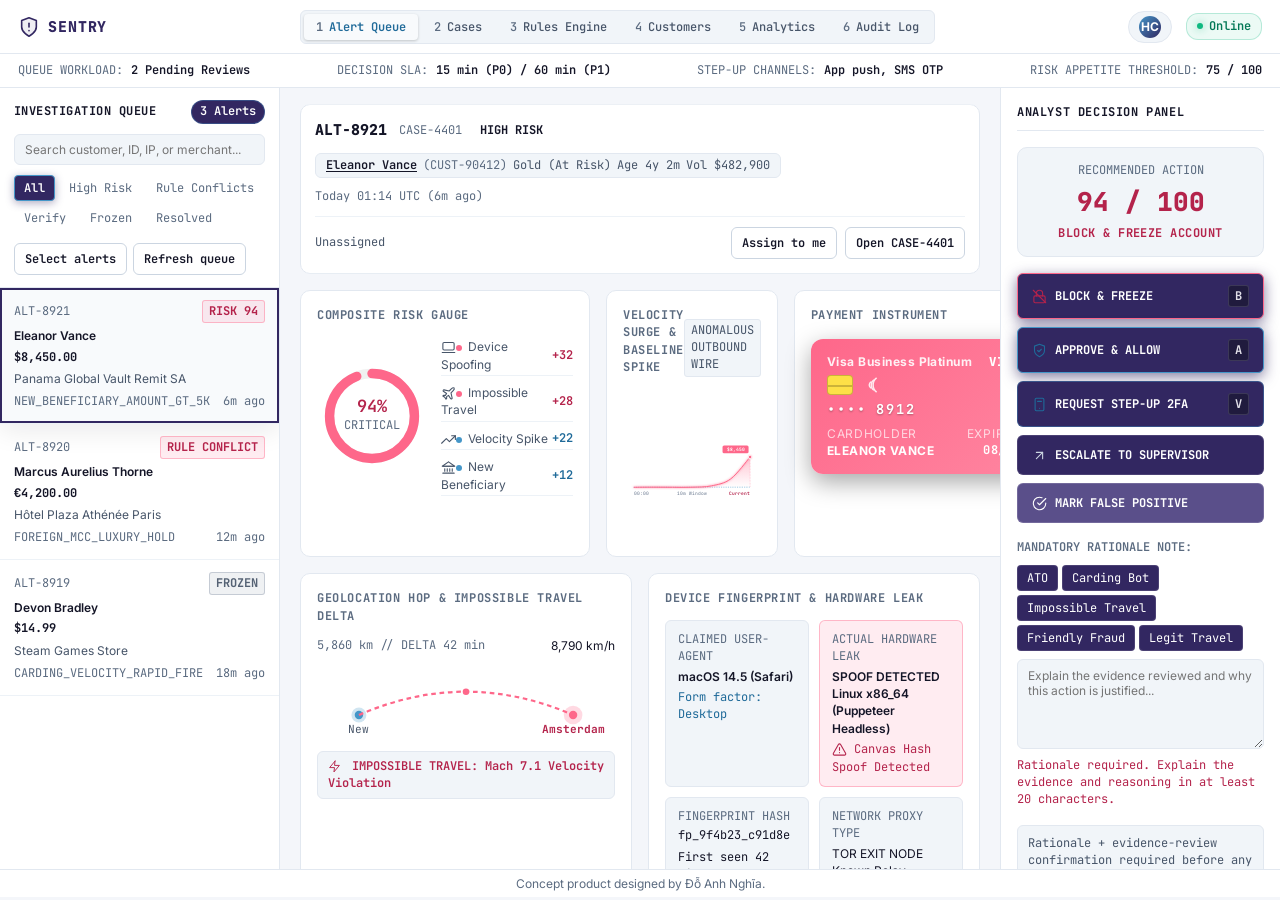
<file: index.html>
<!DOCTYPE html>
<html lang="en">
<head>
  <meta charset="UTF-8">
  <meta name="viewport" content="width=device-width, initial-scale=1.0">
  <title>SENTRY — Fraud & Risk Operations Console</title>
  <meta name="description" content="Visual-first fraud risk operations console with real-time velocity curves, radial risk gauges, and geolocation hop diagrams.">
  <link rel="preconnect" href="https://fonts.googleapis.com">
  <link rel="preconnect" href="https://fonts.gstatic.com" crossorigin>
  <link href="https://fonts.googleapis.com/css2?family=Inter:wght@400;500;600;700&family=JetBrains+Mono:wght@400;500;600;700&display=swap" rel="stylesheet" media="print" onload="this.media='all'">
  <link rel="stylesheet" href="css/styles.css">
  <link rel="stylesheet" href="css/motion.css?v=20260917-1">
  <link rel="icon" type="image/svg+xml" href="data:image/svg+xml,<svg xmlns='http://www.w3.org/2000/svg' viewBox='0 0 24 24' fill='%23322761'><path d='M12 2L3 6v6c0 5.55 3.84 10.74 9 12 5.16-1.26 9-6.45 9-12V6l-9-4zm0 2.18l7 3.12v4.7c0 4.58-3.15 8.87-7 9.94-3.85-1.07-7-5.36-7-9.94V7.3l7-3.12z'/></svg>">
</head>
<body>

  <!-- Top Navigation Strip -->
  <header class="sentry-top-bar">
    <div class="brand-section">
      <div class="brand-mark">
        <svg class="brand-shield-svg sentry-icon sentry-icon-lg" viewBox="0 0 24 24" fill="none" stroke="currentColor" stroke-width="2" stroke-linecap="round" stroke-linejoin="round">
          <path d="M12 22s8-4 8-10V5l-8-3-8 3v7c0 6 8 10 8 10z"/>
          <path d="M12 8v4"/>
          <path d="M12 16h.01"/>
        </svg>
        <span class="brand-name">SENTRY</span>
        <span class="console-label">Fraud & Risk Operations Console</span>
      </div>
    </div>

    <!-- Navigation Tabs -->
    <nav class="nav-tabs-group" aria-label="Operations Navigation">
      <button class="nav-tab active" data-view="queue">
        <span class="tab-idx">1</span> Alert Queue
      </button>
      <button class="nav-tab" data-view="cases">
        <span class="tab-idx">2</span> Cases
      </button>
      <button class="nav-tab" data-view="rules">
        <span class="tab-idx">3</span> Rules Engine
      </button>
      <button class="nav-tab" data-view="customers">
        <span class="tab-idx">4</span> Customers
      </button>
      <button class="nav-tab" data-view="analytics">
        <span class="tab-idx">5</span> Analytics
      </button>
      <button class="nav-tab" data-view="audit">
        <span class="tab-idx">6</span> Audit Log
      </button>
    </nav>

    <!-- Header Right -->
    <div class="header-right">
      <div class="shift-status-pill">
        <span class="shift-status-dot"></span>
        <span>Day Shift (EMEA / AMER)</span>
      </div>
      <div class="account-menu">
        <button type="button" class="analyst-badge" id="accountMenuButton" aria-haspopup="true" aria-expanded="false" aria-controls="accountMenuPanel">
          <span class="analyst-avatar" aria-hidden="true">HC</span>
          <span>Hannah Cole (Senior Analyst)</span>
        </button>
        <div class="account-menu-panel" id="accountMenuPanel" role="group" aria-label="Account" hidden>
          <div class="account-menu-name">Hannah Cole</div>
          <div class="account-menu-meta">Senior Fraud Analyst (L3)</div>
          <div class="account-menu-meta mono">hannah.cole@sentryrisk.app</div>
          <button type="button" class="account-menu-action" id="signOutButton">Sign out</button>
        </div>
      </div>
      <div class="system-status-indicator" title="Console Core Engine Active">
        <span class="pulse-dot"></span>
        <span>Online</span>
      </div>
    </div>
  </header>

  <!-- Sub-Header KPI Ticker -->
  <aside class="sentry-kpi-strip" aria-label="Shift overview">
    <div class="kpi-block">
      <span class="kpi-lbl">Queue Workload:</span>
      <span class="kpi-val text-danger" id="kpiOpenAlerts">24 Pending Reviews</span>
    </div>
    <div class="kpi-block">
      <span class="kpi-lbl">Decision SLA:</span>
      <span class="kpi-val">15 min (P0) / 60 min (P1)</span>
    </div>
    <div class="kpi-block">
      <span class="kpi-lbl">Step-up Channels:</span>
      <span class="kpi-val">App push, SMS OTP</span>
    </div>
    <div class="kpi-block">
      <span class="kpi-lbl">Risk Appetite Threshold:</span>
      <span class="kpi-val">75 / 100</span>
    </div>
  </aside>

  <!-- Main View Router -->
  <main>

    <!-- HERO SCREEN: Split Investigation Workspace -->
    <section class="console-view active" id="view-queue">
      <div class="split-workspace-layout">

        <!-- Left Rail: Alert Queue (300px) -->
        <aside class="split-queue-rail" aria-label="Investigation Queue">
          <div class="queue-header-box">
            <div class="queue-title-row">
              <span class="queue-title">Investigation Queue</span>
              <span class="queue-count-pill" id="queueCountBadge">5 Alerts</span>
            </div>
            <input type="text" class="queue-search-input" id="alertSearchInput" placeholder="Search customer, ID, IP, or merchant...">
            <div class="filter-buttons-row">
              <button class="filter-btn active" data-filter="ALL">All</button>
              <button class="filter-btn" data-filter="HIGH_RISK">High Risk</button>
              <button class="filter-btn" data-filter="RULE_CONFLICT">Rule Conflicts</button>
              <button class="filter-btn" data-filter="NEEDS_VERIFICATION">Verify</button>
              <button class="filter-btn" data-filter="FROZEN">Frozen</button>
              <button class="filter-btn" data-filter="RESOLVED">Resolved</button>
            </div>
            <div class="queue-tools-row">
              <button type="button" class="queue-tool-btn" id="queueSelectToggle" aria-pressed="false">Select alerts</button>
              <button type="button" class="queue-tool-btn" id="queueRefresh">Refresh queue</button>
            </div>
            <div class="queue-bulk-bar" id="queueBulkBar" hidden>
              <div class="queue-bulk-count" id="queueBulkCount" role="status" aria-live="polite">0 selected</div>
              <input type="text" class="queue-bulk-input" id="queueBulkRationale" aria-label="Bulk rationale" placeholder="Bulk rationale, at least 20 characters">
              <div class="queue-bulk-actions">
                <button type="button" class="queue-tool-btn" data-bulk-action="assign">Assign to me</button>
                <button type="button" class="queue-tool-btn" data-bulk-action="case">Create case</button>
                <button type="button" class="queue-tool-btn" data-bulk-action="escalate">Escalate</button>
                <button type="button" class="queue-tool-btn" data-bulk-action="false-positive">False positive</button>
              </div>
              <div class="queue-bulk-error" id="queueBulkError" role="alert" hidden></div>
            </div>
          </div>

          <div class="alert-queue-list" id="alertQueueList">
            <!-- Dynamically populated via js/app.js -->
          </div>
        </aside>

        <!-- Center Canvas: Evidence Workspace (1fr) -->
        <section class="split-evidence-canvas" aria-label="Forensic Evidence Canvas">
          
          <!-- Alert Summary Header Strip -->
          <div class="evidence-header-strip">
            <div class="evidence-header-left">
              <span class="evidence-header-id mono" id="evidenceAlertId">ALT-8921</span>
              <span class="evidence-header-case mono" id="evidenceCaseId">CASE-4401</span>
              <span class="badge-status badge-danger" id="evidenceStateBadge">HIGH RISK</span>
              <span class="evidence-cust-pill mono" id="evidenceCustomerInfo"></span>
            </div>
            <div class="evidence-header-time mono" id="evidenceTimestamp">2026-09-16 01:14:22 UTC</div>
            <div class="evidence-header-actions">
              <span class="evidence-assignee" id="evidenceAssignee">Unassigned</span>
              <button type="button" class="queue-tool-btn" id="btnAssignAlert">Assign to me</button>
              <button type="button" class="queue-tool-btn" id="btnAlertCase">Open case</button>
            </div>
          </div>

          <!-- TOP ROW: 3 Visual Widgets (Radial Donut Gauge | Velocity Wave Chart | Virtual Card) -->
          <div class="visual-top-row">

            <!-- 1. Radial Donut Risk Gauge -->
            <div class="diagram-card donut-risk-card">
              <div class="diagram-card-title">COMPOSITE RISK GAUGE</div>
              <div class="donut-card-body">
                <div id="radialRiskGauge" class="donut-container"></div>
                <div class="donut-legend-column" id="riskSpectrumBreakdown"></div>
              </div>
            </div>

            <!-- 2. Smooth Spend Velocity Spline Chart -->
            <div class="diagram-card velocity-chart-card">
              <div class="diagram-card-title-row">
                <span class="diagram-card-title">VELOCITY SURGE & BASELINE SPIKE</span>
                <span class="chart-tag mono" id="velocityCardSubtitle">10m Window</span>
              </div>
              <div id="velocitySplineChart" class="spline-chart-container"></div>
            </div>

            <!-- 3. Virtual Payment Card Widget -->
            <div class="diagram-card virtual-card-card">
              <div class="diagram-card-title">PAYMENT INSTRUMENT</div>
              <div id="virtualCardContainer" class="virtual-card-wrapper"></div>
            </div>

          </div>

          <!-- MIDDLE ROW: Geolocation Hop Map & Device Authenticity Dissector -->
          <div class="visual-mid-row">

            <!-- Geolocation Flight Hop Map Diagram -->
            <div class="diagram-card geo-hop-card">
              <div class="diagram-card-title">GEOLOCATION HOP & IMPOSSIBLE TRAVEL DELTA</div>
              <div id="geoHopDiagramContainer"></div>
            </div>

            <!-- Device Authenticity & Hardware Leak -->
            <div class="diagram-card device-authenticity-card">
              <div class="diagram-card-title">DEVICE FINGERPRINT & HARDWARE LEAK</div>
              <div class="device-dissector-grid">
                <div class="dissect-box">
                  <div class="dissect-lbl">CLAIMED USER-AGENT</div>
                  <div class="dissect-val bold" id="evDeviceOS">macOS 14.5 (Safari)</div>
                  <div class="dissect-sub mono text-clean">Form factor: Desktop</div>
                </div>
                <div class="dissect-box" id="evDeviceHardwareBox">
                  <div class="dissect-lbl">ACTUAL HARDWARE LEAK</div>
                  <div class="dissect-val bold" id="evDeviceCanvas">Linux x86_64 (Puppeteer)</div>
                  <div class="dissect-sub mono" id="evDeviceCanvasSub">Canvas Hash Spoof Detected</div>
                </div>
                <div class="dissect-box">
                  <div class="dissect-lbl">FINGERPRINT HASH</div>
                  <div class="dissect-val mono" id="evDeviceFp">fp_9f4b23_c91d8e</div>
                  <div class="dissect-sub mono" id="evDeviceHistory">First seen 42m ago</div>
                </div>
                <div class="dissect-box">
                  <div class="dissect-lbl">NETWORK PROXY TYPE</div>
                  <div class="dissect-val" id="evNetProxy">Tor Exit Node (Known Relay)</div>
                  <div class="dissect-sub mono text-danger" id="evDeviceTz">Timezone Mismatch</div>
                </div>
              </div>
            </div>

          </div>

          <!-- BOTTOM ROW: Entity Relationship Graph & Evidence Trace Timeline -->
          <div class="visual-bottom-row">

            <!-- Entity Relationship Flow Graph -->
            <div class="diagram-card entity-flow-card">
              <div class="diagram-card-title">360° ENTITY RELATIONSHIP & EXFILTRATION PATH</div>
              <div id="entityGraphContainer"></div>
            </div>

            <!-- Evidence Trace Timeline -->
            <div class="diagram-card evidence-timeline-card">
              <div class="diagram-card-title">CHRONOLOGICAL EVIDENCE TRACE</div>
              <div class="timeline-list" id="evidenceTimelineList"></div>
            </div>

            <!-- Triggered Rules & Conflict Resolution Banner -->
            <div class="diagram-card rules-card">
              <div class="diagram-card-title">POLICY RULES & CONFLICT RESOLUTION</div>
              <div id="evidenceRulesList"></div>
            </div>

          </div>

        </section>

        <!-- Right Dock: Decision Panel (300px) -->
        <aside class="split-decision-dock" aria-label="High-Stakes Decision Dock">
          <div class="decision-dock-title">Analyst Decision Panel</div>

          <!-- Score Card -->
          <div class="score-dock-card">
            <span class="score-dock-lbl">RECOMMENDED ACTION</span>
            <div class="score-dock-val" id="decisionScoreDisplay">94 / 100</div>
            <div class="score-dock-recommendation text-danger" id="decisionRecommendation">IMMEDIATE ACCOUNT FREEZE</div>
          </div>

          <!-- Decision Action Buttons -->
          <div class="decision-actions-stack">
            <button class="btn-decision btn-freeze" id="btnActionFreeze">
              <span class="btn-left">
                <svg class="sentry-icon" viewBox="0 0 24 24" fill="none" stroke="currentColor" stroke-width="1.75" stroke-linecap="round" stroke-linejoin="round"><rect x="3" y="11" width="18" height="11" rx="2" ry="2"/><path d="M7 11V7a5 5 0 0 1 10 0v4"/><line x1="2" y1="2" x2="22" y2="22"/></svg>
                BLOCK &amp; FREEZE
              </span>
              <span class="hotkey">B</span>
            </button>
            <button class="btn-decision btn-approve" id="btnActionApprove">
              <span class="btn-left">
                <svg class="sentry-icon" viewBox="0 0 24 24" fill="none" stroke="currentColor" stroke-width="1.75" stroke-linecap="round" stroke-linejoin="round"><path d="M12 22s8-4 8-10V5l-8-3-8 3v7c0 6 8 10 8 10z"/><polyline points="9 12 11 14 15 10"/></svg>
                APPROVE &amp; ALLOW
              </span>
              <span class="hotkey">A</span>
            </button>
            <button class="btn-decision btn-stepup" id="btnActionStepUp">
              <span class="btn-left">
                <svg class="sentry-icon" viewBox="0 0 24 24" fill="none" stroke="currentColor" stroke-width="1.75" stroke-linecap="round" stroke-linejoin="round"><rect x="5" y="2" width="14" height="20" rx="2" ry="2"/><line x1="12" y1="18" x2="12.01" y2="18"/><path d="M9 7h6"/></svg>
                REQUEST STEP-UP 2FA
              </span>
              <span class="hotkey">V</span>
            </button>
            <button class="btn-decision btn-escalate" id="btnActionEscalate">
              <span class="btn-left">
                <svg class="sentry-icon" viewBox="0 0 24 24" fill="none" stroke="currentColor" stroke-width="1.75" stroke-linecap="round" stroke-linejoin="round"><line x1="7" y1="17" x2="17" y2="7"/><polyline points="7 7 17 7 17 17"/></svg>
                ESCALATE TO SUPERVISOR
              </span>
            </button>
            <button class="btn-decision btn-false-pos" id="btnActionFalsePositive">
              <span class="btn-left">
                <svg class="sentry-icon" viewBox="0 0 24 24" fill="none" stroke="currentColor" stroke-width="1.75" stroke-linecap="round" stroke-linejoin="round"><path d="M22 11.08V12a10 10 0 1 1-5.93-9.14"/><polyline points="22 4 12 14.01 9 11.01"/></svg>
                MARK FALSE POSITIVE
              </span>
            </button>
          </div>

          <!-- Analyst Rationale & Note Box -->
          <div class="rationale-dock-box">
            <span class="rationale-lbl">Mandatory Rationale Note:</span>
            <div class="tag-buttons-cloud">
              <button class="tag-btn" data-tag="Account Takeover (ATO)">ATO</button>
              <button class="tag-btn" data-tag="Carding Botnet">Carding Bot</button>
              <button class="tag-btn" data-tag="Impossible Travel">Impossible Travel</button>
              <button class="tag-btn" data-tag="Friendly Fraud">Friendly Fraud</button>
              <button class="tag-btn" data-tag="Legitimate Travel">Legit Travel</button>
            </div>
            <textarea class="analyst-note-textarea" id="analystNoteInput" aria-describedby="rationaleValidationMessage" placeholder="Explain the evidence reviewed and why this action is justified..."></textarea>
            <div class="rationale-validation-message" id="rationaleValidationMessage" role="status" aria-live="polite">Explain the evidence and reasoning in at least 20 characters. Classification tags do not count as rationale.</div>
          </div>

          <!-- Decision Safety Gate -->
          <div class="decision-safety-status" id="decisionSafetyStatus" role="status" aria-live="polite">
            Rationale + evidence-review confirmation required before any decision is committed.
          </div>
          <div class="decision-confirm-panel" id="decisionConfirmPanel" hidden>
            <div class="decision-confirm-eyebrow">SECOND-STEP CONFIRMATION</div>
            <div class="decision-confirm-title" id="pendingDecisionTitle">Confirm decision</div>
            <div class="decision-confirm-impact" id="pendingDecisionImpact"></div>
            <label class="decision-ack-row" for="decisionEvidenceAck">
              <input type="checkbox" id="decisionEvidenceAck">
              <span>I reviewed the evidence, triggered rules and customer context for this alert.</span>
            </label>
            <div class="decision-commit-error" id="decisionCommitError" role="alert" hidden></div>
            <div class="decision-confirm-actions">
              <button class="decision-confirm-btn secondary" id="btnCancelDecision" type="button">Cancel</button>
              <button class="decision-confirm-btn primary" id="btnConfirmDecision" type="button" disabled>Commit decision</button>
            </div>
          </div>

          <!-- Audit Compliance Stamp -->
          <div class="decision-audit-stamp">
            <strong>Compliance Note:</strong> All actions logged in immutable audit ledger per Basel III & AML guidelines with cryptographic session hash.
          </div>
        </aside>

      </div>
    </section>

    <!-- VIEW 2: CASES -->
    <section class="console-view secondary-view-container" id="view-cases">
      <div class="view-header-row">
        <h2 class="view-heading">Investigation Cases & SLA Management</h2>
      </div>
      <div class="data-table-wrapper">
        <table class="forensic-table">
          <thead>
            <tr>
              <th>CASE ID</th>
              <th>PRIORITY</th>
              <th>PRIMARY ENTITY</th>
              <th>ASSIGNED ANALYST</th>
              <th>ALERTS ATTACHED</th>
              <th>SLA REMAINING</th>
              <th>STATUS</th>
            </tr>
          </thead>
          <tbody>
            <tr>
              <td class="mono-cell">CASE-4401</td>
              <td><span class="badge-status badge-danger">CRITICAL (P0)</span></td>
              <td class="bold">Eleanor Vance (CUST-90412)</td>
              <td>Hannah Cole</td>
              <td class="mono-cell">1 Alert ($8,450.00 Wire)</td>
              <td class="mono-cell text-danger">08m 14s</td>
              <td><span class="badge-status badge-danger">UNDER_REVIEW</span></td>
            </tr>
            <tr>
              <td class="mono-cell">CASE-4402</td>
              <td><span class="badge-status badge-conflict">RULE_CONFLICT (P1)</span></td>
              <td class="bold">Marcus Aurelius Thorne (VIP)</td>
              <td>Hannah Cole</td>
              <td class="mono-cell">1 Alert (€4,200.00 POS)</td>
              <td class="mono-cell">32m 00s</td>
              <td><span class="badge-status badge-conflict">CONFLICT_TRIAGE</span></td>
            </tr>
            <tr>
              <td class="mono-cell">CASE-4403</td>
              <td><span class="badge-status badge-frozen">AUTOMATED (P0)</span></td>
              <td class="bold">Devon Bradley (Carding Swarm)</td>
              <td>Sentry Autopilot</td>
              <td class="mono-cell">48 Micro-transactions</td>
              <td class="mono-cell text-clean">COMPLETED</td>
              <td><span class="badge-status badge-frozen">FROZEN</span></td>
            </tr>
          </tbody>
        </table>
      </div>
    </section>

    <!-- VIEW 3: RULES ENGINE -->
    <section class="console-view secondary-view-container" id="view-rules">
      <div class="view-header-row">
        <h2 class="view-heading">Rules Engine & Velocity Limits</h2>
      </div>
      <div class="rules-inventory-grid" id="rulesListContainer">
        <!-- Rendered dynamically -->
      </div>
    </section>

    <!-- VIEW 4: CUSTOMERS -->
    <section class="console-view secondary-view-container" id="view-customers">
      <div class="view-header-row">
        <h2 class="view-heading">Customer 360° Risk Directory</h2>
      </div>
      <div class="data-table-wrapper">
        <table class="forensic-table">
          <thead>
            <tr>
              <th>CUSTOMER ID</th>
              <th>FULL NAME</th>
              <th>EMAIL</th>
              <th>TRUST TIER</th>
              <th>ACCOUNT AGE</th>
              <th>LIFETIME SPEND</th>
              <th>DISPUTE RISK</th>
              <th>ACTION</th>
            </tr>
          </thead>
          <tbody id="customersTableBody">
            <!-- Rendered dynamically -->
          </tbody>
        </table>
      </div>
    </section>

    <!-- VIEW 5: ANALYTICS -->
    <section class="console-view secondary-view-container" id="view-analytics">
      <div class="view-header-row">
        <h2 class="view-heading">Risk Operations Analytics & Performance</h2>
      </div>
      <div class="analytics-cards-grid" id="analyticsMetrics">
        <!-- Rendered dynamically -->
      </div>
    </section>

    <!-- VIEW 6: AUDIT LOG -->
    <section class="console-view secondary-view-container" id="view-audit">
      <div class="view-header-row">
        <h2 class="view-heading">Immutable Forensic Audit Ledger</h2>
      </div>
      <div class="data-table-wrapper">
        <table class="forensic-table">
          <thead>
            <tr>
              <th>AUDIT ID</th>
              <th>TIMESTAMP (UTC)</th>
              <th>ACTOR / ROLE</th>
              <th>TARGET ENTITY</th>
              <th>ACTION TAKEN</th>
              <th>INVESTIGATIVE RATIONALE</th>
              <th>OUTCOME</th>
            </tr>
          </thead>
          <tbody id="auditLogTableBody">
            <!-- Rendered dynamically -->
          </tbody>
        </table>
      </div>
    </section>

  </main>

  <footer class="sentry-footer">Concept product designed by Đỗ Anh Nghĩa.</footer>

  <!-- Scripts -->
  <script src="js/icons.js"></script>
  <script src="js/data.js"></script>
  <script src="js/store.js"></script>
  <script src="js/visuals.js"></script>
  <script src="js/app.js"></script>
  <script src="js/accessibility.js"></script>
</body>
</html>
</file>
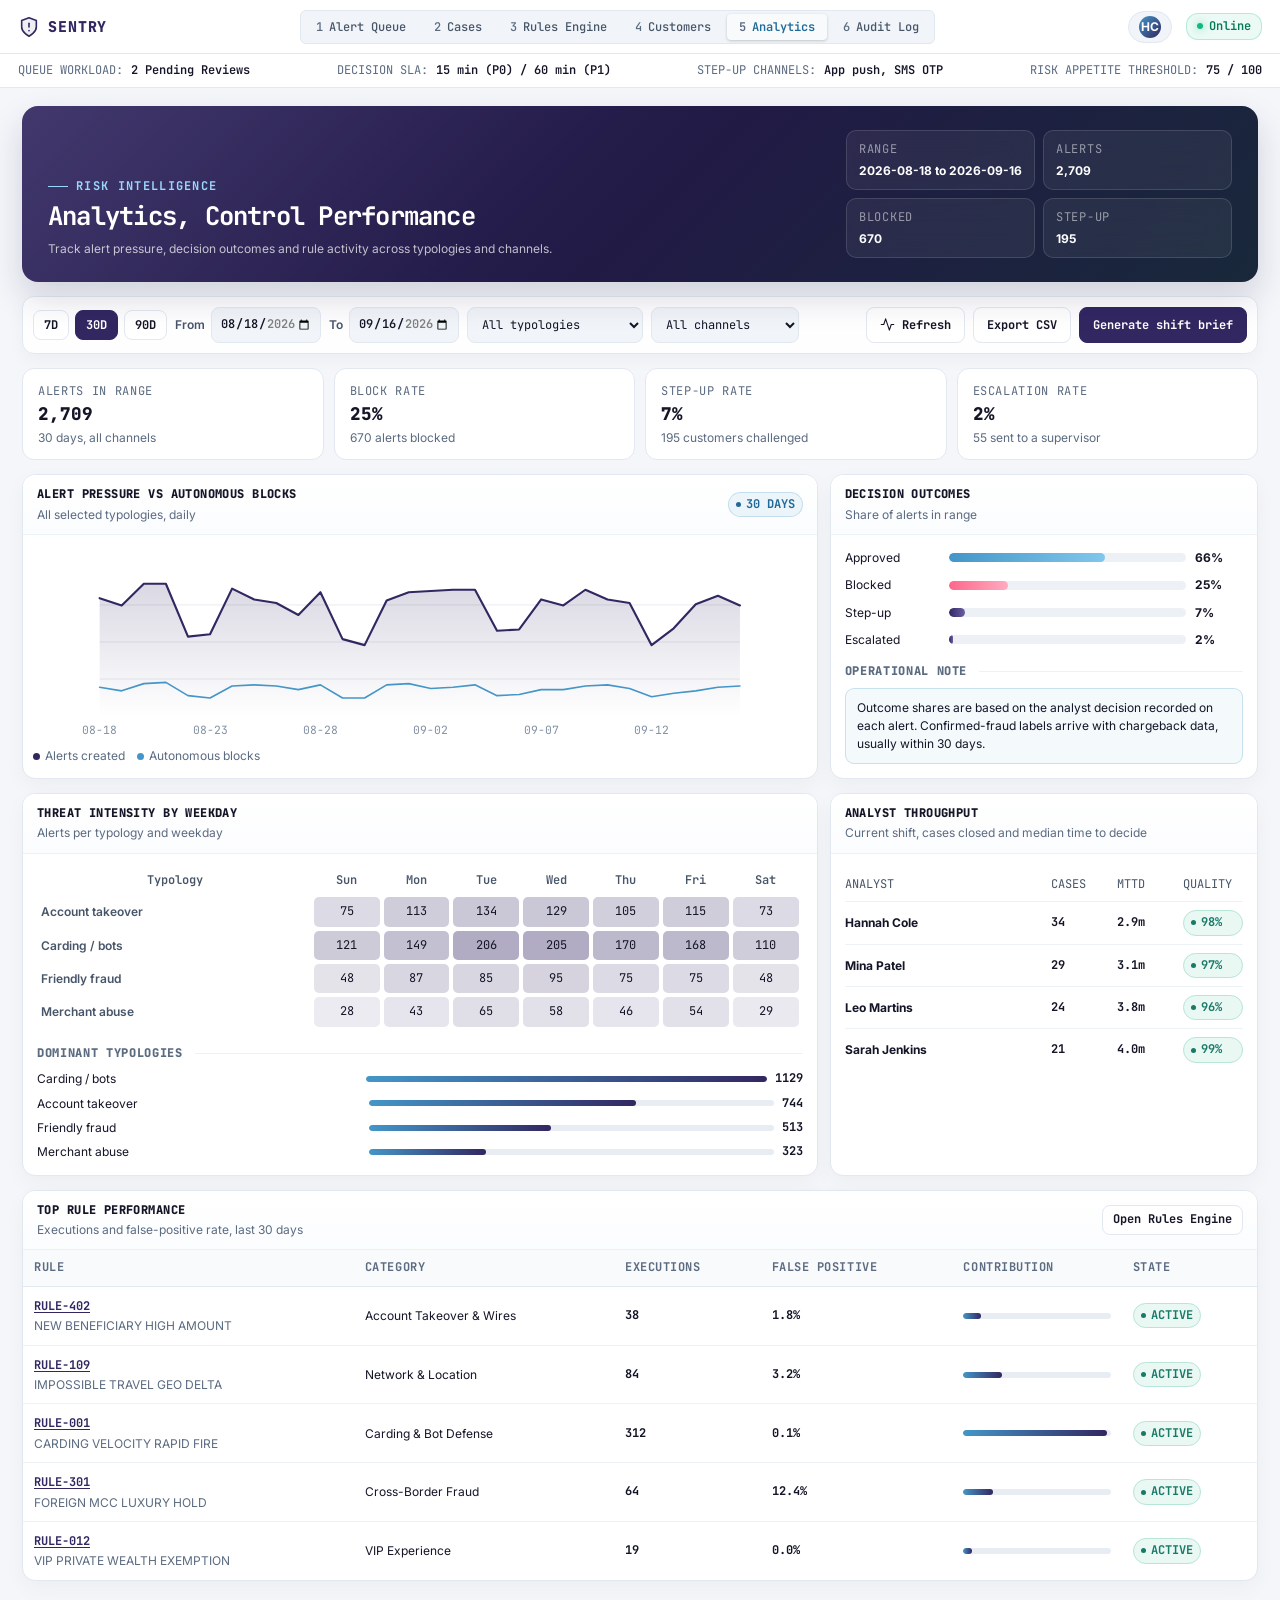
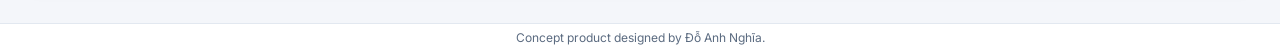
<file: analytics.html>
<!DOCTYPE html>
<html lang="en">
<head>
  <meta charset="UTF-8">
  <meta name="viewport" content="width=device-width, initial-scale=1.0">
  <title>SENTRY — Analytics</title>
  <meta name="description" content="SENTRY risk operations analytics and performance view.">
  <link rel="preconnect" href="https://fonts.googleapis.com">
  <link rel="preconnect" href="https://fonts.gstatic.com" crossorigin>
  <link href="https://fonts.googleapis.com/css2?family=Inter:wght@400;500;600;700&family=JetBrains+Mono:wght@400;500;600;700&display=swap" rel="stylesheet" media="print" onload="this.media='all'">
  <link rel="stylesheet" href="css/styles.css">
</head>
<body>
  <main style="padding:24px;font-family:Inter,sans-serif">Loading SENTRY Analytics…</main>
  <script>
    (async () => {
      const targetView = 'analytics';
      const response = await fetch('index.html', { cache: 'no-store' });
      if (!response.ok) throw new Error(`Failed to load SENTRY shell: ${response.status}`);
      const html = await response.text();
      const shell = new DOMParser().parseFromString(html, 'text/html');
      shell.querySelectorAll('script').forEach(script => script.remove());
      document.body.innerHTML = shell.body.innerHTML;
      const load = src => new Promise((resolve, reject) => {
        const script = document.createElement('script');
        script.src = src;
        script.onload = resolve;
        script.onerror = reject;
        document.body.appendChild(script);
      });
      for (const src of ['js/icons.js', 'js/data.js', 'js/store.js', 'js/visuals.js', 'js/app.js', 'js/accessibility.js']) await load(src);
      document.dispatchEvent(new Event('DOMContentLoaded'));
      window.sentryConsole?.switchView(targetView);
      document.documentElement.dataset.sentryReady = targetView;
    })().catch(error => {
      console.error(error);
      document.body.innerHTML = '<main style="padding:24px;font-family:Inter,sans-serif"><h1>Unable to load SENTRY Analytics</h1><p>Please reload the page.</p></main>';
    });
  </script>
</body>
</html>
</file>
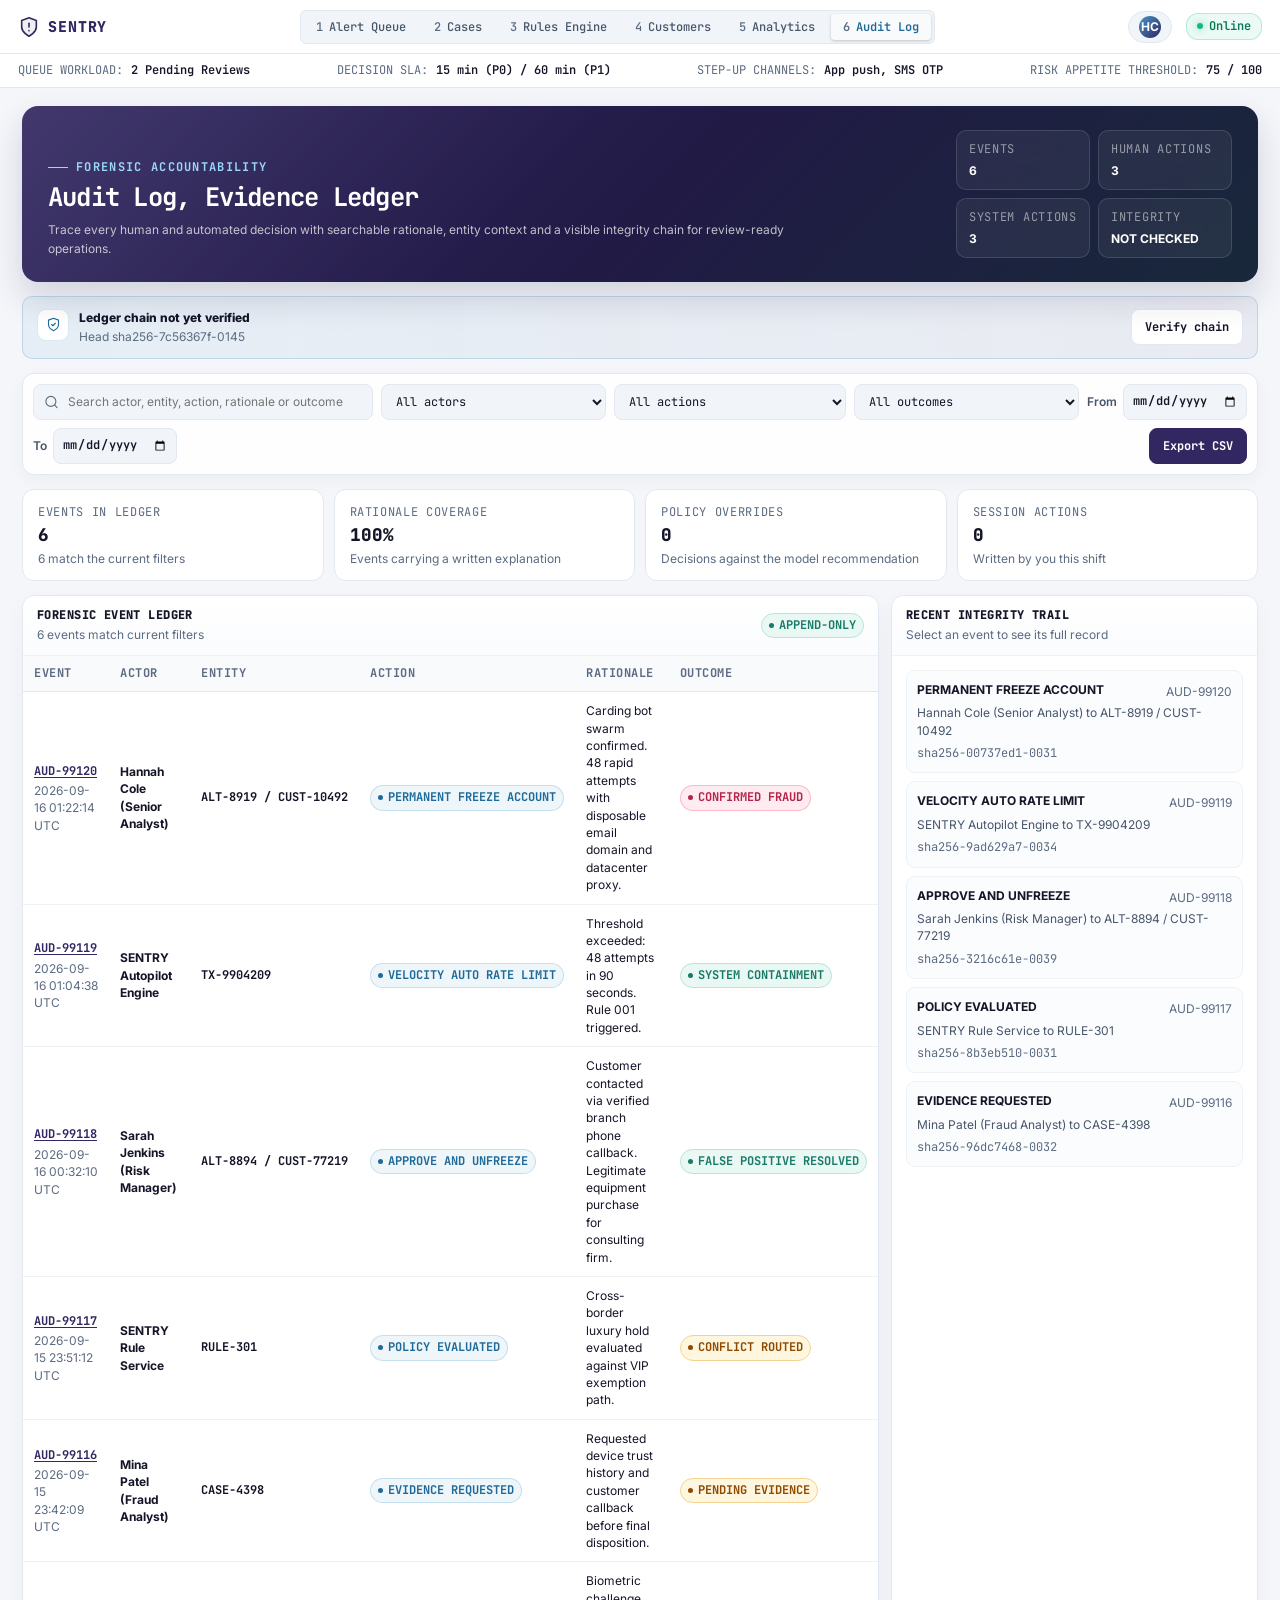
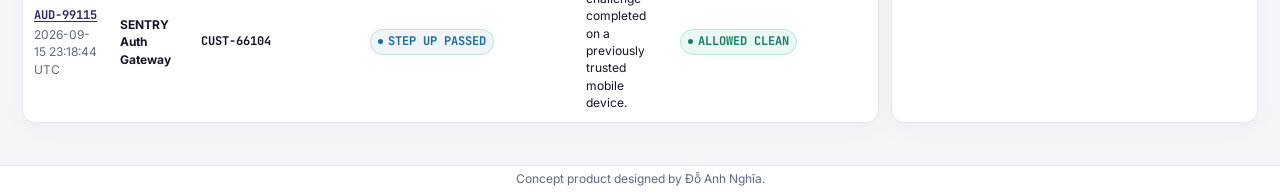
<file: audit.html>
<!DOCTYPE html>
<html lang="en">
<head>
  <meta charset="UTF-8">
  <meta name="viewport" content="width=device-width, initial-scale=1.0">
  <title>SENTRY — Audit Log</title>
  <meta name="description" content="SENTRY immutable forensic audit ledger view.">
  <link rel="preconnect" href="https://fonts.googleapis.com">
  <link rel="preconnect" href="https://fonts.gstatic.com" crossorigin>
  <link href="https://fonts.googleapis.com/css2?family=Inter:wght@400;500;600;700&family=JetBrains+Mono:wght@400;500;600;700&display=swap" rel="stylesheet" media="print" onload="this.media='all'">
  <link rel="stylesheet" href="css/styles.css">
</head>
<body>
  <main style="padding:24px;font-family:Inter,sans-serif">Loading SENTRY Audit Log…</main>
  <script>
    (async () => {
      const targetView = 'audit';
      const response = await fetch('index.html', { cache: 'no-store' });
      if (!response.ok) throw new Error(`Failed to load SENTRY shell: ${response.status}`);
      const html = await response.text();
      const shell = new DOMParser().parseFromString(html, 'text/html');
      shell.querySelectorAll('script').forEach(script => script.remove());
      document.body.innerHTML = shell.body.innerHTML;
      const load = src => new Promise((resolve, reject) => {
        const script = document.createElement('script');
        script.src = src;
        script.onload = resolve;
        script.onerror = reject;
        document.body.appendChild(script);
      });
      for (const src of ['js/icons.js', 'js/data.js', 'js/store.js', 'js/visuals.js', 'js/app.js', 'js/accessibility.js']) await load(src);
      document.dispatchEvent(new Event('DOMContentLoaded'));
      window.sentryConsole?.switchView(targetView);
      document.documentElement.dataset.sentryReady = targetView;
    })().catch(error => {
      console.error(error);
      document.body.innerHTML = '<main style="padding:24px;font-family:Inter,sans-serif"><h1>Unable to load SENTRY Audit Log</h1><p>Please reload the page.</p></main>';
    });
  </script>
</body>
</html>
</file>
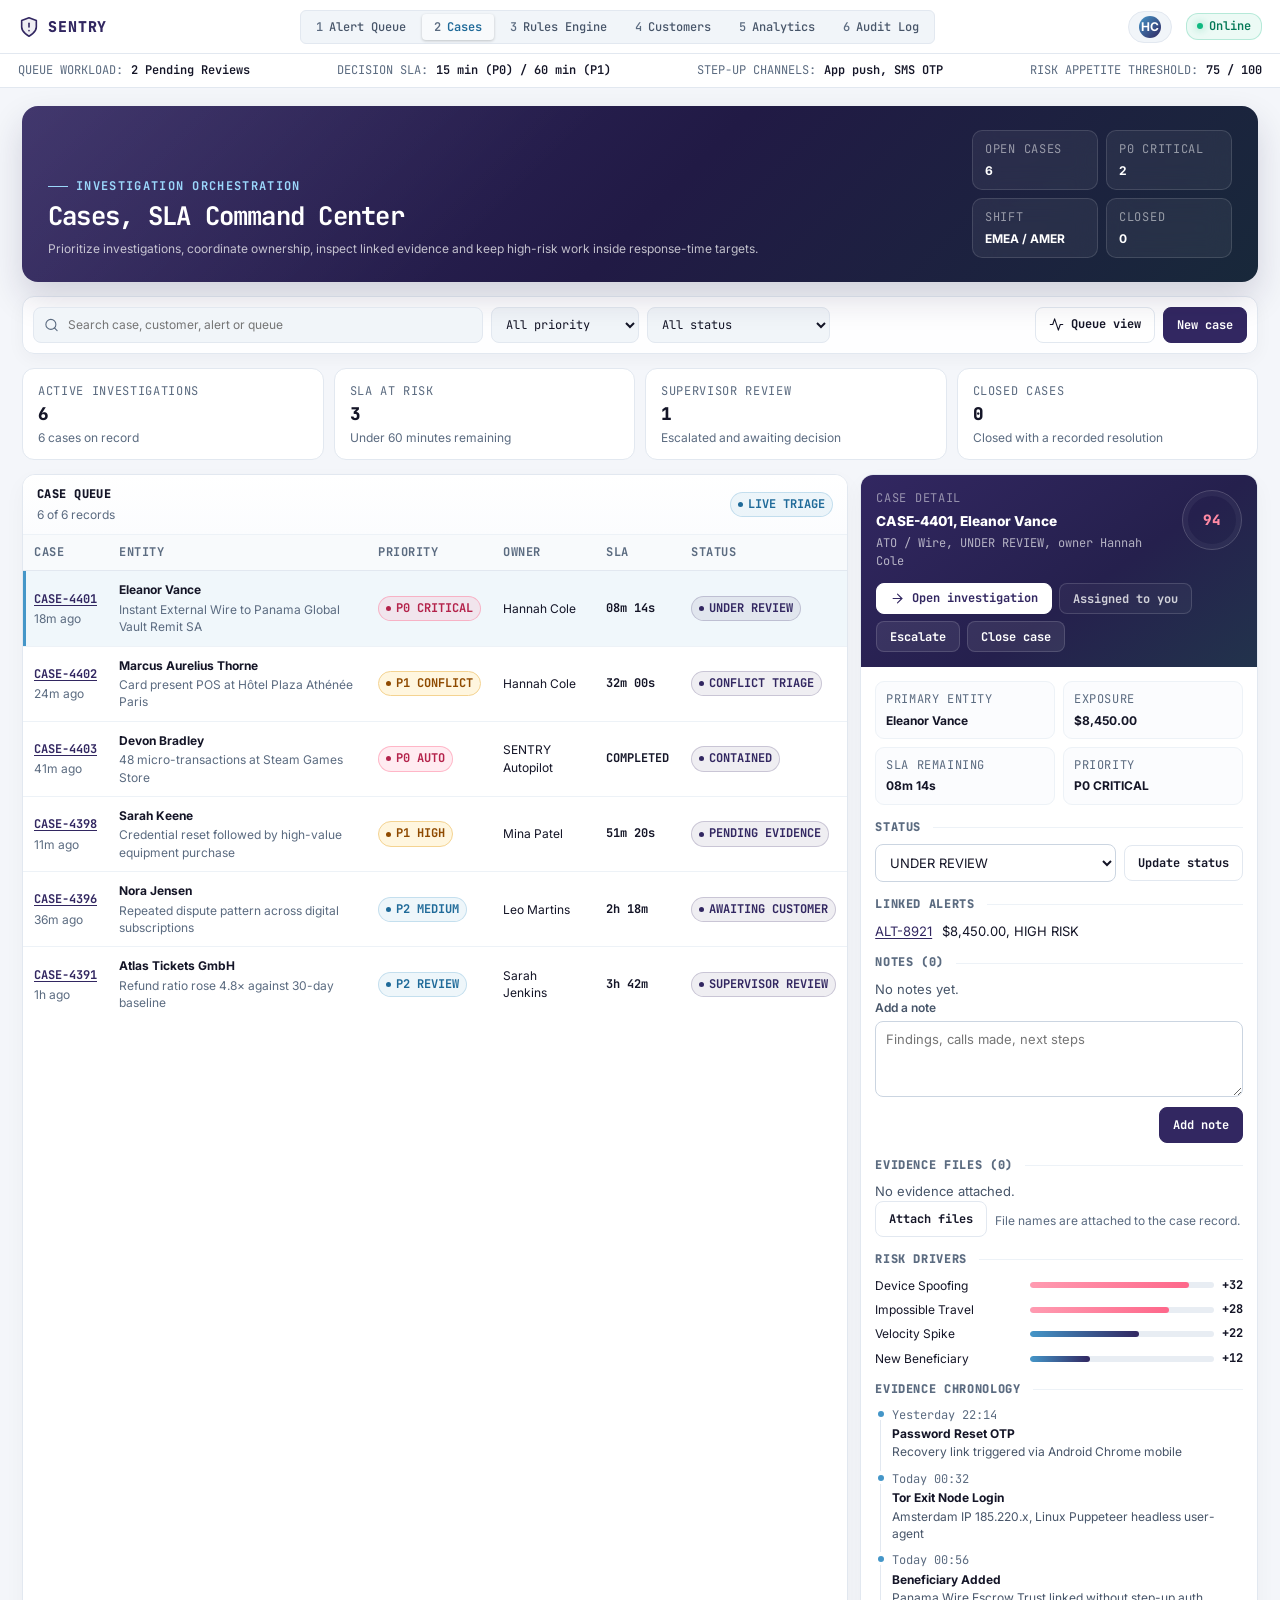
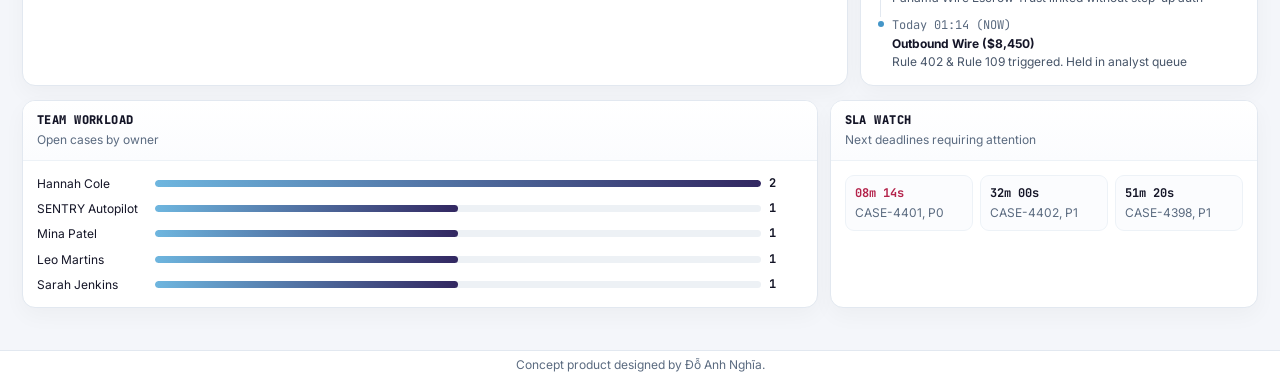
<file: cases.html>
<!DOCTYPE html>
<html lang="en">
<head>
  <meta charset="UTF-8">
  <meta name="viewport" content="width=device-width, initial-scale=1.0">
  <title>SENTRY — Cases</title>
  <meta name="description" content="SENTRY investigation cases and SLA management view.">
  <link rel="preconnect" href="https://fonts.googleapis.com">
  <link rel="preconnect" href="https://fonts.gstatic.com" crossorigin>
  <link href="https://fonts.googleapis.com/css2?family=Inter:wght@400;500;600;700&family=JetBrains+Mono:wght@400;500;600;700&display=swap" rel="stylesheet" media="print" onload="this.media='all'">
  <link rel="stylesheet" href="css/styles.css">
</head>
<body>
  <main style="padding:24px;font-family:Inter,sans-serif">Loading SENTRY Cases…</main>
  <script>
    (async () => {
      const targetView = 'cases';
      const response = await fetch('index.html', { cache: 'no-store' });
      if (!response.ok) throw new Error(`Failed to load SENTRY shell: ${response.status}`);
      const html = await response.text();
      const shell = new DOMParser().parseFromString(html, 'text/html');
      shell.querySelectorAll('script').forEach(script => script.remove());
      document.body.innerHTML = shell.body.innerHTML;
      const load = src => new Promise((resolve, reject) => {
        const script = document.createElement('script');
        script.src = src;
        script.onload = resolve;
        script.onerror = reject;
        document.body.appendChild(script);
      });
      for (const src of ['js/icons.js', 'js/data.js', 'js/store.js', 'js/visuals.js', 'js/app.js', 'js/accessibility.js']) await load(src);
      document.dispatchEvent(new Event('DOMContentLoaded'));
      window.sentryConsole?.switchView(targetView);
      document.documentElement.dataset.sentryReady = targetView;
    })().catch(error => {
      console.error(error);
      document.body.innerHTML = '<main style="padding:24px;font-family:Inter,sans-serif"><h1>Unable to load SENTRY Cases</h1><p>Please reload the page.</p></main>';
    });
  </script>
</body>
</html>
</file>
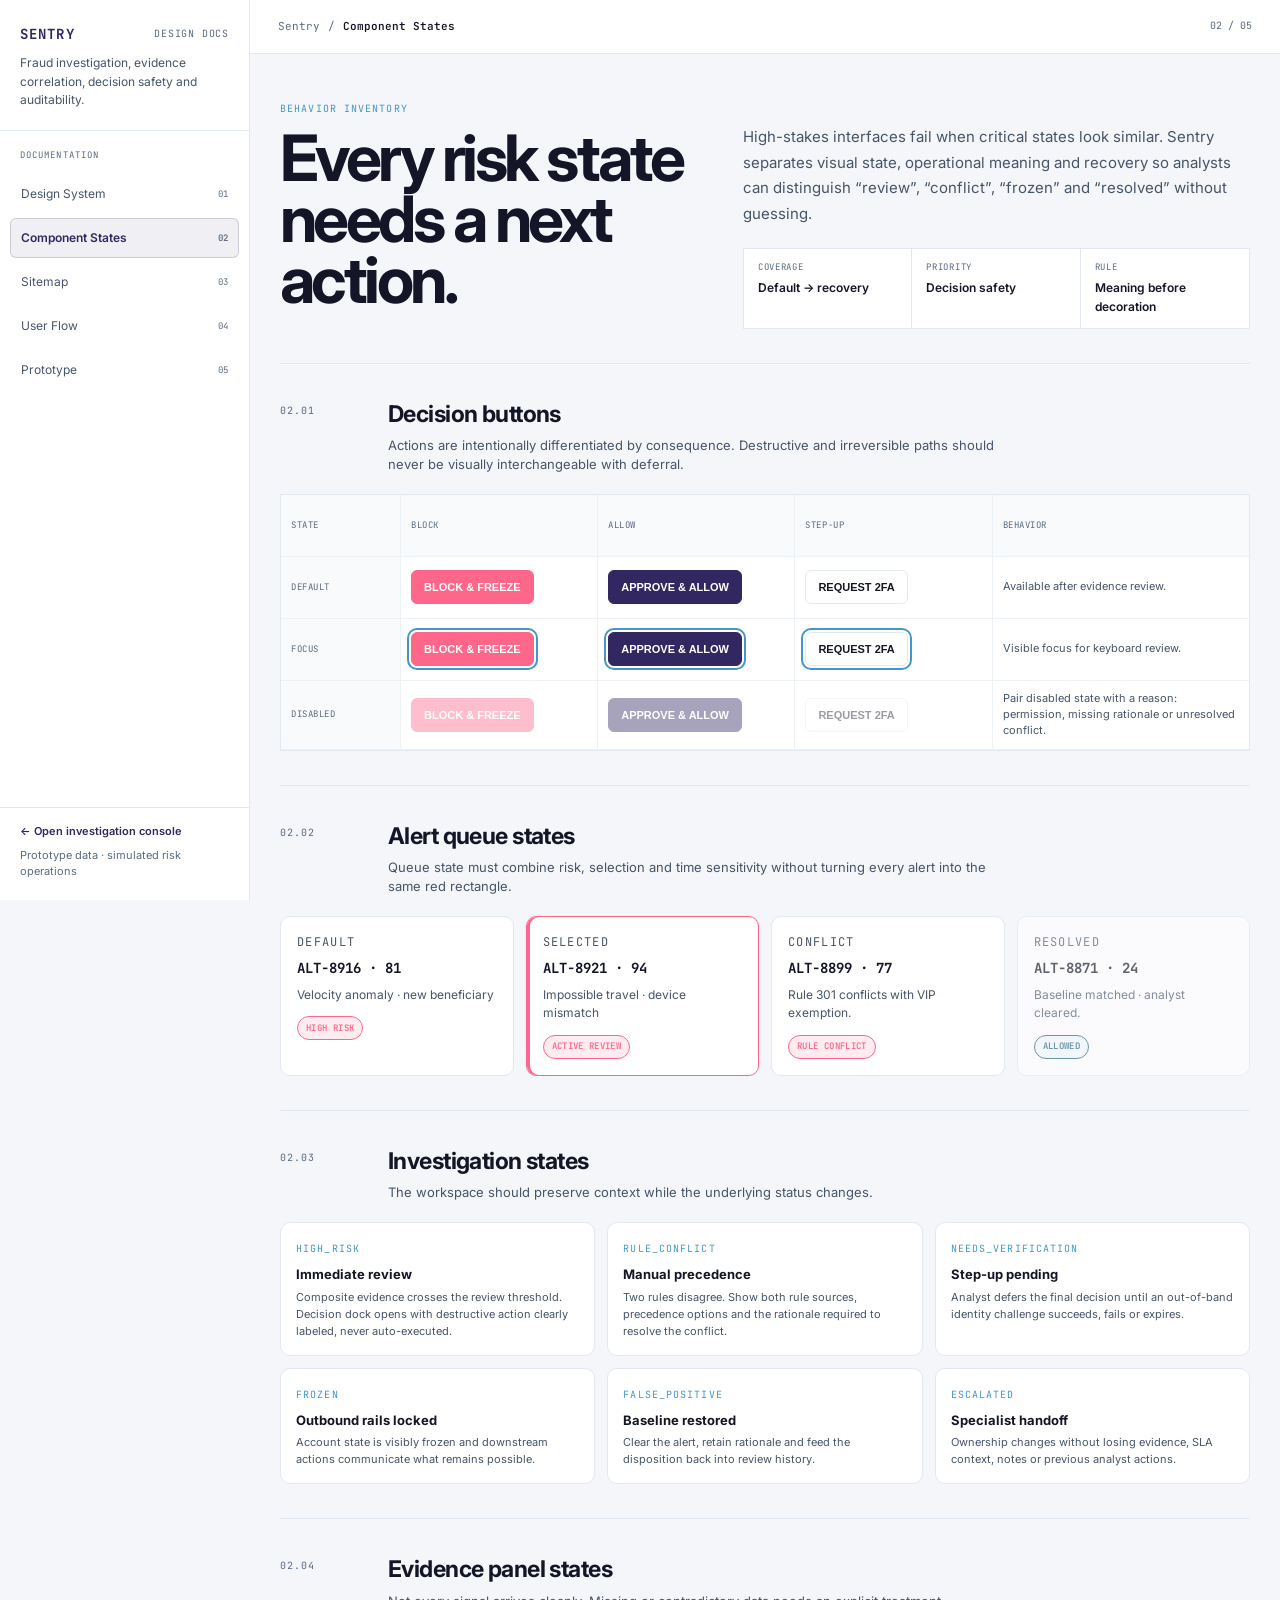
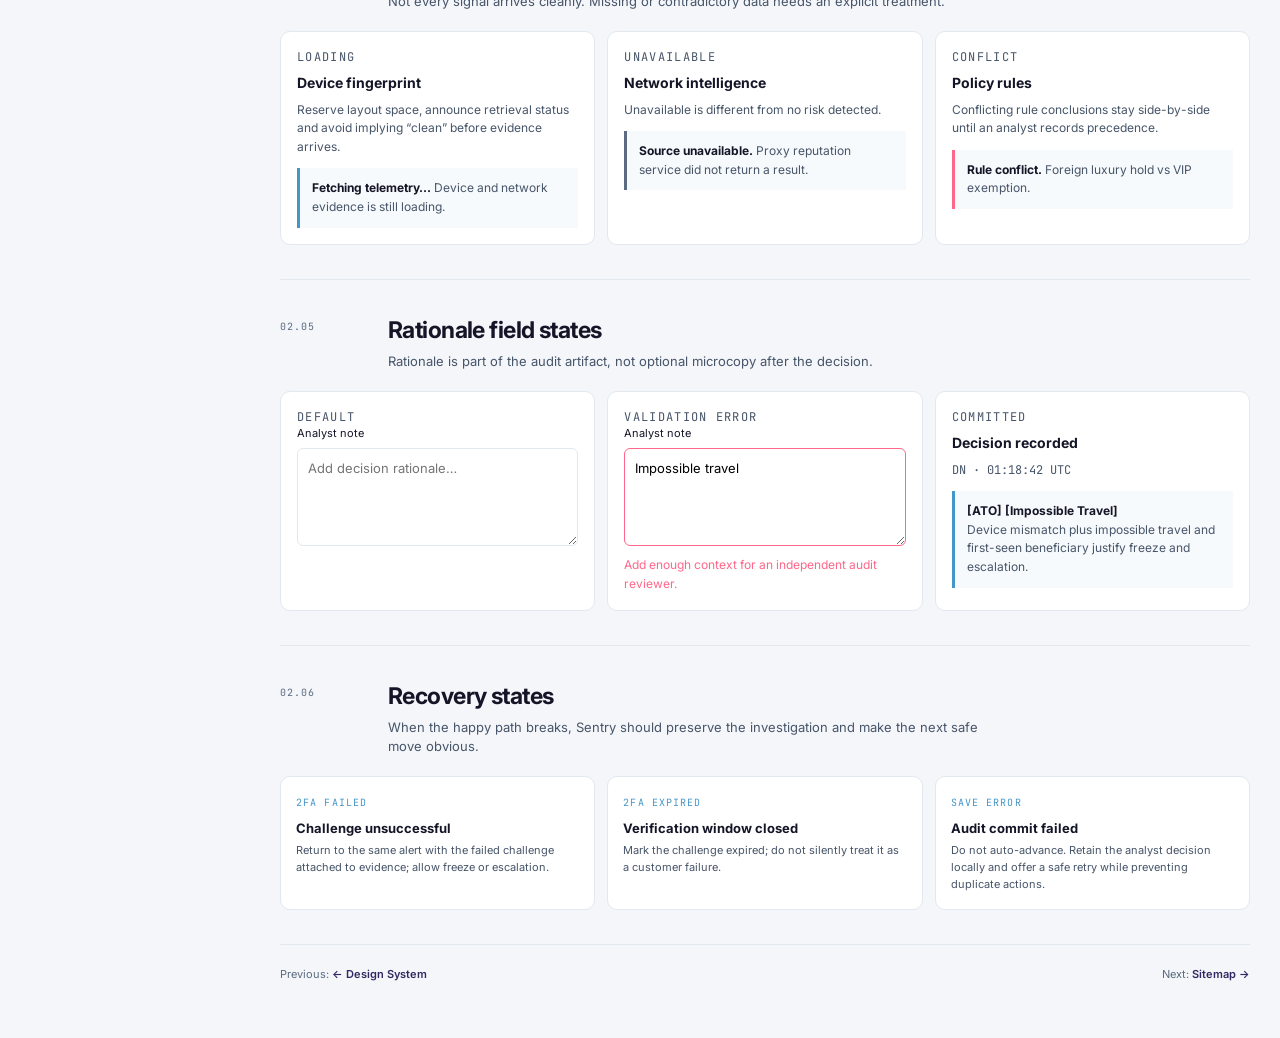
<file: component-states.html>
<!DOCTYPE html>
<html lang="en">
<head>
  <meta charset="UTF-8">
  <meta name="viewport" content="width=device-width, initial-scale=1.0">
  <meta name="description" content="Sentry component states for fraud investigation, risk decisions and recovery paths.">
  <title>SENTRY — Component States</title>
  <link rel="preconnect" href="https://fonts.googleapis.com"><link rel="preconnect" href="https://fonts.gstatic.com" crossorigin>
  <link href="https://fonts.googleapis.com/css2?family=Inter:wght@400;500;600;700&family=JetBrains+Mono:wght@400;500;600;700&display=swap" rel="stylesheet">
  <link rel="stylesheet" href="css/documentation.css">
</head>
<body class="docs-page">
<div class="docs-shell">
  <aside class="docs-sidebar" aria-label="Sentry documentation navigation">
    <div class="docs-brand"><div class="docs-brand-row"><strong>SENTRY</strong><span>DESIGN DOCS</span></div><p>Fraud investigation, evidence correlation, decision safety and auditability.</p></div>
    <nav class="docs-nav"><p class="docs-nav-label">Documentation</p>
      <a href="design-system.html"><span>Design System</span><span>01</span></a><a class="active" aria-current="page" href="component-states.html"><span>Component States</span><span>02</span></a><a href="sitemap.html"><span>Sitemap</span><span>03</span></a><a href="user-flow.html"><span>User Flow</span><span>04</span></a><a href="prototype.html"><span>Prototype</span><span>05</span></a>
    </nav>
    <div class="docs-sidebar-footer"><a href="index.html">← Open investigation console</a><p>Prototype data · simulated risk operations</p></div>
  </aside>
  <main class="docs-main"><header class="docs-topbar"><div class="breadcrumb"><span>Sentry</span><span>/</span><strong>Component States</strong></div><span class="docs-index">02 / 05</span></header>
    <div class="docs-content">
      <section class="docs-hero"><div><p class="eyebrow">Behavior inventory</p><h1>Every risk state needs a next action.</h1></div><div class="docs-hero-copy"><p>High-stakes interfaces fail when critical states look similar. Sentry separates visual state, operational meaning and recovery so analysts can distinguish “review”, “conflict”, “frozen” and “resolved” without guessing.</p><div class="docs-meta"><div><span>Coverage</span><strong>Default → recovery</strong></div><div><span>Priority</span><strong>Decision safety</strong></div><div><span>Rule</span><strong>Meaning before decoration</strong></div></div></div></section>

      <section class="docs-section"><div class="section-head"><span class="section-no">02.01</span><div><h2>Decision buttons</h2><p>Actions are intentionally differentiated by consequence. Destructive and irreversible paths should never be visually interchangeable with deferral.</p></div></div>
        <div class="state-grid">
          <div class="state-label">State</div><div class="state-label">Block</div><div class="state-label">Allow</div><div class="state-label">Step-up</div><div class="state-label">Behavior</div>
          <div class="state-label">Default</div><div><button class="demo-button danger">BLOCK & FREEZE</button></div><div><button class="demo-button primary">APPROVE & ALLOW</button></div><div><button class="demo-button">REQUEST 2FA</button></div><div class="state-note">Available after evidence review.</div>
          <div class="state-label">Focus</div><div><button class="demo-button danger" style="outline:2px solid var(--accent-cyan);outline-offset:2px">BLOCK & FREEZE</button></div><div><button class="demo-button primary" style="outline:2px solid var(--accent-cyan);outline-offset:2px">APPROVE & ALLOW</button></div><div><button class="demo-button" style="outline:2px solid var(--accent-cyan);outline-offset:2px">REQUEST 2FA</button></div><div class="state-note">Visible focus for keyboard review.</div>
          <div class="state-label">Disabled</div><div><button class="demo-button danger" disabled>BLOCK & FREEZE</button></div><div><button class="demo-button primary" disabled>APPROVE & ALLOW</button></div><div><button class="demo-button" disabled>REQUEST 2FA</button></div><div class="state-note">Pair disabled state with a reason: permission, missing rationale or unresolved conflict.</div>
        </div>
      </section>

      <section class="docs-section"><div class="section-head"><span class="section-no">02.02</span><div><h2>Alert queue states</h2><p>Queue state must combine risk, selection and time sensitivity without turning every alert into the same red rectangle.</p></div></div>
        <div class="docs-grid">
          <div class="doc-panel span-3"><p class="panel-kicker">Default</p><h3 class="mono">ALT-8916 · 81</h3><p>Velocity anomaly · new beneficiary</p><div style="margin-top:12px"><span class="state-pill risk-high">HIGH RISK</span></div></div>
          <div class="doc-panel span-3" style="border-color:var(--risk-high);box-shadow:inset 3px 0 0 var(--risk-high)"><p class="panel-kicker">Selected</p><h3 class="mono">ALT-8921 · 94</h3><p>Impossible travel · device mismatch</p><div style="margin-top:12px"><span class="state-pill risk-high">ACTIVE REVIEW</span></div></div>
          <div class="doc-panel span-3"><p class="panel-kicker">Conflict</p><h3 class="mono">ALT-8899 · 77</h3><p>Rule 301 conflicts with VIP exemption.</p><div style="margin-top:12px"><span class="state-pill risk-conflict">RULE CONFLICT</span></div></div>
          <div class="doc-panel span-3" style="opacity:.65"><p class="panel-kicker">Resolved</p><h3 class="mono">ALT-8871 · 24</h3><p>Baseline matched · analyst cleared.</p><div style="margin-top:12px"><span class="state-pill risk-clean">ALLOWED</span></div></div>
        </div>
      </section>

      <section class="docs-section"><div class="section-head"><span class="section-no">02.03</span><div><h2>Investigation states</h2><p>The workspace should preserve context while the underlying status changes.</p></div></div>
        <div class="branch-list">
          <div class="branch"><span class="tag">HIGH_RISK</span><h3>Immediate review</h3><p>Composite evidence crosses the review threshold. Decision dock opens with destructive action clearly labeled, never auto-executed.</p></div>
          <div class="branch"><span class="tag">RULE_CONFLICT</span><h3>Manual precedence</h3><p>Two rules disagree. Show both rule sources, precedence options and the rationale required to resolve the conflict.</p></div>
          <div class="branch"><span class="tag">NEEDS_VERIFICATION</span><h3>Step-up pending</h3><p>Analyst defers the final decision until an out-of-band identity challenge succeeds, fails or expires.</p></div>
          <div class="branch"><span class="tag">FROZEN</span><h3>Outbound rails locked</h3><p>Account state is visibly frozen and downstream actions communicate what remains possible.</p></div>
          <div class="branch"><span class="tag">FALSE_POSITIVE</span><h3>Baseline restored</h3><p>Clear the alert, retain rationale and feed the disposition back into review history.</p></div>
          <div class="branch"><span class="tag">ESCALATED</span><h3>Specialist handoff</h3><p>Ownership changes without losing evidence, SLA context, notes or previous analyst actions.</p></div>
        </div>
      </section>

      <section class="docs-section"><div class="section-head"><span class="section-no">02.04</span><div><h2>Evidence panel states</h2><p>Not every signal arrives cleanly. Missing or contradictory data needs an explicit treatment.</p></div></div>
        <div class="docs-grid">
          <div class="doc-panel span-4"><p class="panel-kicker">Loading</p><h3>Device fingerprint</h3><p>Reserve layout space, announce retrieval status and avoid implying “clean” before evidence arrives.</p><div class="annotation" style="margin-top:12px"><strong>Fetching telemetry…</strong> Device and network evidence is still loading.</div></div>
          <div class="doc-panel span-4"><p class="panel-kicker">Unavailable</p><h3>Network intelligence</h3><p>Unavailable is different from no risk detected.</p><div class="annotation" style="margin-top:12px;border-left-color:var(--text-muted)"><strong>Source unavailable.</strong> Proxy reputation service did not return a result.</div></div>
          <div class="doc-panel span-4"><p class="panel-kicker">Conflict</p><h3>Policy rules</h3><p>Conflicting rule conclusions stay side-by-side until an analyst records precedence.</p><div class="annotation" style="margin-top:12px;border-left-color:var(--risk-high)"><strong>Rule conflict.</strong> Foreign luxury hold vs VIP exemption.</div></div>
        </div>
      </section>

      <section class="docs-section"><div class="section-head"><span class="section-no">02.05</span><div><h2>Rationale field states</h2><p>Rationale is part of the audit artifact, not optional microcopy after the decision.</p></div></div>
        <div class="docs-grid">
          <div class="doc-panel span-4"><p class="panel-kicker">Default</p><label for="reason-default" style="display:block;font-size:11px;margin-bottom:6px">Analyst note</label><textarea id="reason-default" rows="4" style="width:100%;border:1px solid var(--border-color);border-radius:6px;padding:10px;font:inherit" placeholder="Add decision rationale…"></textarea></div>
          <div class="doc-panel span-4"><p class="panel-kicker">Validation error</p><label for="reason-error" style="display:block;font-size:11px;margin-bottom:6px">Analyst note</label><textarea id="reason-error" rows="4" style="width:100%;border:1px solid var(--risk-high);border-radius:6px;padding:10px;font:inherit">Impossible travel</textarea><p style="color:var(--risk-high);margin-top:6px">Add enough context for an independent audit reviewer.</p></div>
          <div class="doc-panel span-4"><p class="panel-kicker">Committed</p><h3>Decision recorded</h3><p class="mono">DN · 01:18:42 UTC</p><div class="annotation" style="margin-top:12px"><strong>[ATO] [Impossible Travel]</strong><br>Device mismatch plus impossible travel and first-seen beneficiary justify freeze and escalation.</div></div>
        </div>
      </section>

      <section class="docs-section"><div class="section-head"><span class="section-no">02.06</span><div><h2>Recovery states</h2><p>When the happy path breaks, Sentry should preserve the investigation and make the next safe move obvious.</p></div></div>
        <div class="branch-list"><div class="branch"><span class="tag">2FA FAILED</span><h3>Challenge unsuccessful</h3><p>Return to the same alert with the failed challenge attached to evidence; allow freeze or escalation.</p></div><div class="branch"><span class="tag">2FA EXPIRED</span><h3>Verification window closed</h3><p>Mark the challenge expired; do not silently treat it as a customer failure.</p></div><div class="branch"><span class="tag">SAVE ERROR</span><h3>Audit commit failed</h3><p>Do not auto-advance. Retain the analyst decision locally and offer a safe retry while preventing duplicate actions.</p></div></div>
      </section>

      <footer class="docs-footer"><span>Previous: <a href="design-system.html">← Design System</a></span><span>Next: <a href="sitemap.html">Sitemap →</a></span></footer>
    </div>
  </main>
</div>
</body>
</html>
</file>
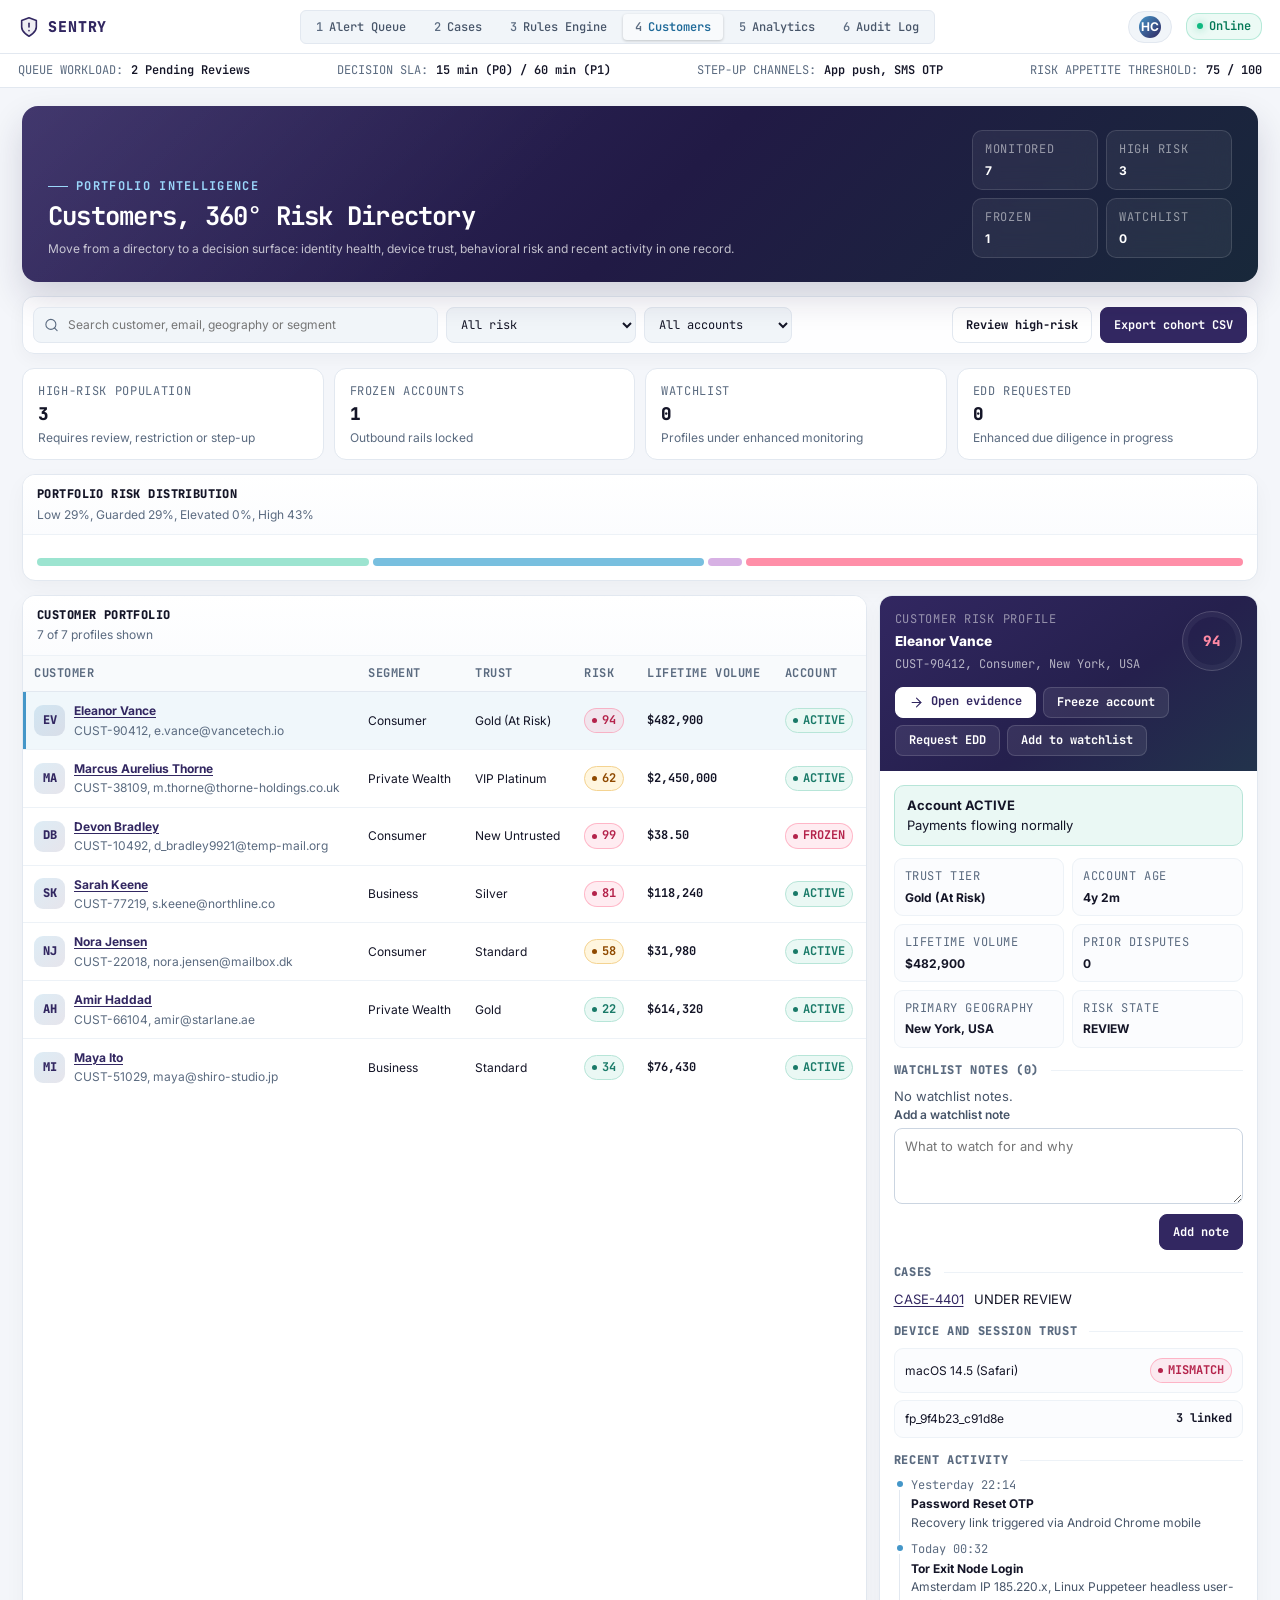
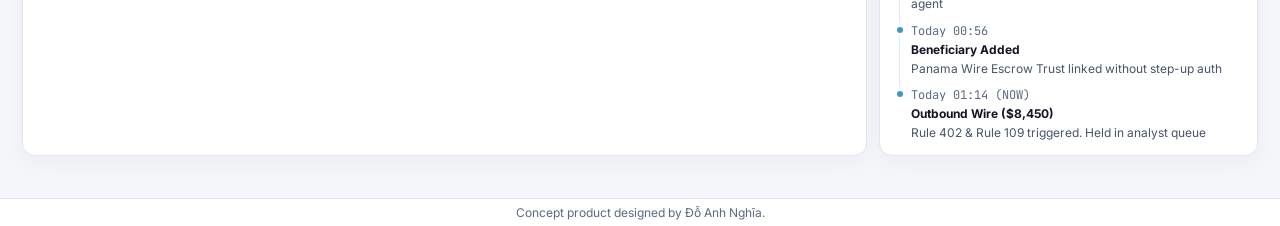
<file: customers.html>
<!DOCTYPE html>
<html lang="en">
<head>
  <meta charset="UTF-8">
  <meta name="viewport" content="width=device-width, initial-scale=1.0">
  <title>SENTRY — Customers</title>
  <meta name="description" content="SENTRY customer 360 risk directory view.">
  <link rel="preconnect" href="https://fonts.googleapis.com">
  <link rel="preconnect" href="https://fonts.gstatic.com" crossorigin>
  <link href="https://fonts.googleapis.com/css2?family=Inter:wght@400;500;600;700&family=JetBrains+Mono:wght@400;500;600;700&display=swap" rel="stylesheet" media="print" onload="this.media='all'">
  <link rel="stylesheet" href="css/styles.css">
</head>
<body>
  <main style="padding:24px;font-family:Inter,sans-serif">Loading SENTRY Customers…</main>
  <script>
    (async () => {
      const targetView = 'customers';
      const response = await fetch('index.html', { cache: 'no-store' });
      if (!response.ok) throw new Error(`Failed to load SENTRY shell: ${response.status}`);
      const html = await response.text();
      const shell = new DOMParser().parseFromString(html, 'text/html');
      shell.querySelectorAll('script').forEach(script => script.remove());
      document.body.innerHTML = shell.body.innerHTML;
      const load = src => new Promise((resolve, reject) => {
        const script = document.createElement('script');
        script.src = src;
        script.onload = resolve;
        script.onerror = reject;
        document.body.appendChild(script);
      });
      for (const src of ['js/icons.js', 'js/data.js', 'js/store.js', 'js/visuals.js', 'js/app.js', 'js/accessibility.js']) await load(src);
      document.dispatchEvent(new Event('DOMContentLoaded'));
      window.sentryConsole?.switchView(targetView);
      document.documentElement.dataset.sentryReady = targetView;
    })().catch(error => {
      console.error(error);
      document.body.innerHTML = '<main style="padding:24px;font-family:Inter,sans-serif"><h1>Unable to load SENTRY Customers</h1><p>Please reload the page.</p></main>';
    });
  </script>
</body>
</html>
</file>
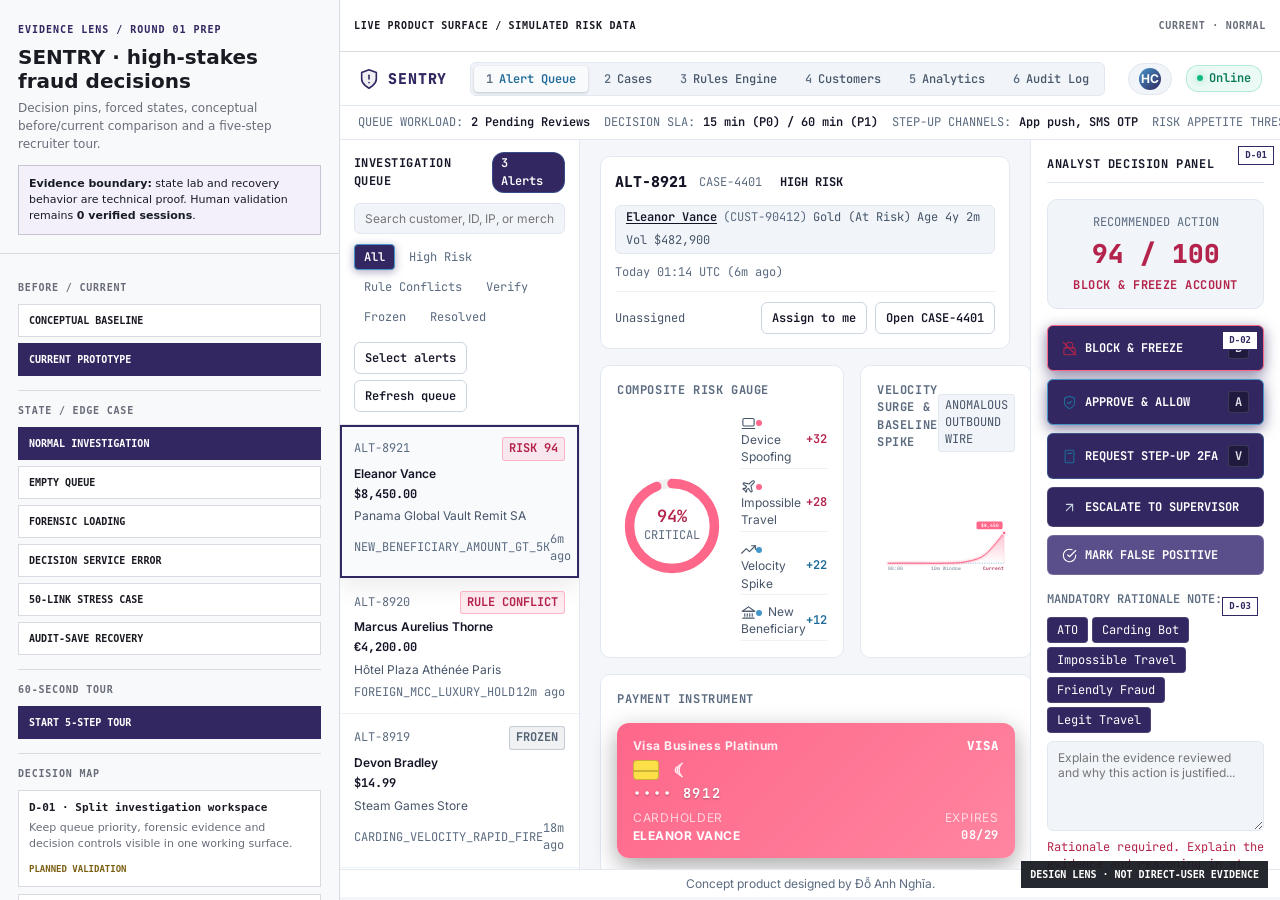
<file: design-lens.html>
<!doctype html>
<html lang="en">
<head>
  <meta charset="utf-8">
  <meta name="viewport" content="width=device-width,initial-scale=1">
  <meta name="robots" content="noindex,follow">
  <title>SENTRY — Evidence Design Lens</title>
  <style>
    :root{color-scheme:light;--ink:#191b22;--muted:#686d79;--line:#d8dbe2;--violet:#322761;--danger:#8d2332;--bg:#eef0f3;--paper:#fff}
    *{box-sizing:border-box}html,body{height:100%;margin:0}body{font-family:Inter,ui-sans-serif,system-ui,-apple-system,BlinkMacSystemFont,"Segoe UI",sans-serif;background:var(--bg);color:var(--ink);overflow:hidden}button,a{font:inherit}.shell{height:100%;display:grid;grid-template-columns:340px minmax(0,1fr)}.rail{background:#f8f9fb;border-right:1px solid var(--line);display:flex;flex-direction:column;min-height:0}.head{padding:18px;border-bottom:1px solid var(--line)}.eyebrow{font:700 10px/1.2 "JetBrains Mono",ui-monospace,monospace;letter-spacing:.1em;color:var(--violet)}h1{font-size:20px;margin:8px 0 6px}.head p{font-size:12px;line-height:1.5;color:var(--muted);margin:0}.truth{margin-top:12px;padding:10px;border:1px solid #c8c4d8;background:#f3f0fa;font-size:11px;line-height:1.45}.scroll{overflow:auto;padding:14px 18px 24px}.section{padding:14px 0;border-bottom:1px solid var(--line)}.section h2{font:700 10px/1.2 "JetBrains Mono",ui-monospace,monospace;letter-spacing:.08em;margin:0 0 10px;color:var(--muted)}.controls{display:grid;gap:6px}.control{width:100%;text-align:left;border:1px solid var(--line);background:#fff;color:var(--ink);padding:9px 10px;cursor:pointer;font:700 10px/1.3 "JetBrains Mono",ui-monospace,monospace}.control[aria-pressed="true"],.control.primary{background:var(--violet);border-color:var(--violet);color:#fff}.decision{border:1px solid var(--line);background:#fff;padding:10px;margin-bottom:7px}.decision strong{display:block;font:700 11px/1.3 "JetBrains Mono",ui-monospace,monospace}.decision p{font-size:11px;line-height:1.45;color:var(--muted);margin:5px 0}.status{font:700 9px/1 "JetBrains Mono",ui-monospace,monospace;color:#7b5e12}.open-list{margin:0;padding-left:17px;color:var(--muted);font-size:11px;line-height:1.55}.tour-card{border:1px solid var(--line);background:#fff;padding:11px;min-height:128px}.tour-card b{display:block;font:700 10px/1.2 "JetBrains Mono",ui-monospace,monospace;color:var(--violet)}.tour-card strong{display:block;font-size:14px;margin:6px 0}.tour-card p{font-size:11px;line-height:1.45;color:var(--muted);margin:0}.tour-actions{display:grid;grid-template-columns:1fr 1fr;gap:6px;margin-top:9px}.stage{min-width:0;position:relative}.stagebar{height:52px;display:flex;align-items:center;justify-content:space-between;gap:14px;padding:0 14px;background:#fff;border-bottom:1px solid var(--line)}.stagebar .title,.stagebar .meta{font:700 10px/1.2 "JetBrains Mono",ui-monospace,monospace;letter-spacing:.07em}.stagebar .meta{color:var(--muted);text-align:right}.frame-wrap{height:calc(100% - 52px);position:relative}.frame{display:block;width:100%;height:100%;border:0;background:#fff}.badge{position:absolute;right:12px;bottom:12px;background:rgba(25,27,34,.94);color:white;padding:7px 9px;font:600 10px/1.3 "JetBrains Mono",ui-monospace,monospace;z-index:5;pointer-events:none}@media(max-width:920px){.shell{grid-template-columns:1fr}.rail{position:absolute;z-index:20;width:min(340px,88vw);height:100%;box-shadow:12px 0 30px rgba(0,0,0,.12)}.stage{margin-left:50px}}
  </style>
</head>
<body>
<div class="shell">
  <aside class="rail" aria-label="Sentry evidence lens controls">
    <div class="head">
      <span class="eyebrow">EVIDENCE LENS / ROUND 01 PREP</span>
      <h1>SENTRY · high-stakes fraud decisions</h1>
      <p>Decision pins, forced states, conceptual before/current comparison and a five-step recruiter tour.</p>
      <div class="truth"><strong>Evidence boundary:</strong> state lab and recovery behavior are technical proof. Human validation remains <strong>0 verified sessions</strong>.</div>
    </div>
    <div class="scroll">
      <section class="section"><h2>BEFORE / CURRENT</h2><div class="controls"><button class="control" id="baseline" aria-pressed="false">CONCEPTUAL BASELINE</button><button class="control" id="current" aria-pressed="true">CURRENT PROTOTYPE</button></div></section>
      <section class="section"><h2>STATE / EDGE CASE</h2><div class="controls" id="states"><button class="control" data-state="normal" aria-pressed="true">NORMAL INVESTIGATION</button><button class="control" data-state="empty">EMPTY QUEUE</button><button class="control" data-state="loading">FORENSIC LOADING</button><button class="control" data-state="error">DECISION SERVICE ERROR</button><button class="control" data-state="edge">50-LINK STRESS CASE</button><button class="control" data-state="recovery">AUDIT-SAVE RECOVERY</button></div></section>
      <section class="section"><h2>60-SECOND TOUR</h2><button class="control primary" id="startTour">START 5-STEP TOUR</button><div class="tour-card" id="tourCard" hidden><b id="tourIndex">01 / 05</b><strong id="tourTitle"></strong><p id="tourCopy"></p><div class="tour-actions"><button class="control" id="tourPrev">← PREV</button><button class="control primary" id="tourNext">NEXT →</button></div></div></section>
      <section class="section"><h2>DECISION MAP</h2>
        <div class="decision"><strong>D-01 · Split investigation workspace</strong><p>Keep queue priority, forensic evidence and decision controls visible in one working surface.</p><span class="status">PLANNED VALIDATION</span></div>
        <div class="decision"><strong>D-02 · Consequence-specific actions</strong><p>Freeze, allow, verification and escalation remain distinct rather than collapsing into one generic disposition.</p><span class="status">PLANNED VALIDATION</span></div>
        <div class="decision"><strong>D-03 · Rationale is part of the decision</strong><p>Tags plus analyst note travel with the disposition for later review.</p><span class="status">PLANNED VALIDATION</span></div>
        <div class="decision"><strong>D-04 · Failed audit save preserves work</strong><p>No auto-advance when persistence fails; rationale stays available for safe retry.</p><span class="status">PLANNED VALIDATION</span></div>
      </section>
      <section class="section"><h2>STILL OPEN</h2><ul class="open-list"><li>No verified fraud/risk practitioner sessions yet.</li><li>Action consequence comprehension remains unvalidated.</li><li>Density vs scan speed remains unvalidated.</li><li>Recovery comprehension remains unvalidated.</li><li>MTTD/FPR/loss impact are simulated metrics, not outcomes.</li></ul></section>
    </div>
  </aside>
  <main class="stage"><header class="stagebar"><span class="title">LIVE PRODUCT SURFACE / SIMULATED RISK DATA</span><span class="meta" id="modeMeta">CURRENT · NORMAL INVESTIGATION</span></header><div class="frame-wrap"><iframe class="frame" id="frame" src="index.html?lens=1" title="Sentry fraud operations prototype"></iframe><div class="badge">DESIGN LENS · NOT DIRECT-USER EVIDENCE</div></div></main>
</div>
<script>
(() => {
  'use strict';
  const frame=document.getElementById('frame');const modeMeta=document.getElementById('modeMeta');const stateButtons=[...document.querySelectorAll('[data-state]')];const baselineButton=document.getElementById('baseline');const currentButton=document.getElementById('current');let activeState='normal';let baseline=false;let tourStep=-1;
  const decisions=[
    {id:'D-01',selector:'.split-workspace-layout',title:'Split investigation workspace',decision:'Keep queue priority, forensic evidence and action dock in one working surface.',evidence:'WORKING_PROTOTYPE / HYPOTHESIS',risk:'Density may increase visual search cost or hide the evidence needed for a decision.'},
    {id:'D-02',selector:'.decision-actions-stack',title:'Consequence-specific actions',decision:'Separate freeze, allow, verification and escalation by consequence.',evidence:'WORKING_PROTOTYPE / HYPOTHESIS',risk:'Users may confuse verification/escalation with final dispositions under time pressure.'},
    {id:'D-03',selector:'.rationale-dock-box',title:'Rationale as part of the decision',decision:'Capture categorical tags plus analyst rationale before committing a disposition.',evidence:'WORKING_PROTOTYPE / HYPOTHESIS',risk:'Rationale may feel like busywork or still be insufficient for independent review.'},
    {id:'D-04',selector:'.decision-audit-stamp',title:'Persistence + recovery boundary',decision:'When audit persistence fails, preserve work and block auto-advance until retry/review.',evidence:'WORKING recovery scenario / HUMAN COMPREHENSION UNVALIDATED',risk:'Analysts may think the action already committed or repeat it unsafely.'}
  ];
  const tour=[
    {selector:'.split-queue-rail',title:'Prioritize before investigating',copy:'The queue exposes risk state and case identity before the analyst opens detailed evidence.'},
    {selector:'.split-evidence-canvas',title:'Correlate evidence in one canvas',copy:'Device, network, velocity, beneficiary and rules remain visible without switching tools.'},
    {selector:'.decision-actions-stack',title:'Make consequences explicit',copy:'Freeze, allow, verification and escalation are separate because they create different operational outcomes.'},
    {selector:'.rationale-dock-box',title:'Capture why, not only what',copy:'The analyst must leave rationale that another reviewer can inspect after the decision.'},
    {selector:'.decision-audit-stamp',title:'End on traceability',copy:'The flow is only complete when the disposition and rationale can become an auditable record.'}
  ];
  function setPressed(){stateButtons.forEach(b=>b.setAttribute('aria-pressed',String(b.dataset.state===activeState)));baselineButton.setAttribute('aria-pressed',String(baseline));currentButton.setAttribute('aria-pressed',String(!baseline));modeMeta.textContent=(baseline?'CONCEPTUAL BASELINE':'CURRENT')+' · '+activeState.replaceAll('-',' ').toUpperCase()}
  function load(){if(activeState==='normal')frame.src='index.html?lens=1';else if(activeState==='recovery')frame.src='recovery-scenario.html?lens=1';else frame.src='recruiter-state-lab.html?pin=1&state='+encodeURIComponent(activeState)}
  function addStyle(doc,css){const s=doc.createElement('style');s.dataset.evidenceLens='true';s.textContent=css;doc.head.appendChild(s)}
  function injectStyles(doc){addStyle(doc,`.lens-target{position:relative!important}.lens-pin{position:absolute;z-index:99998;top:6px;right:6px;border:1px solid #322761;background:white;color:#322761;padding:4px 6px;font:800 9px/1 ui-monospace,monospace;cursor:pointer}.lens-pop{position:absolute;z-index:99999;top:32px;right:6px;width:290px;border:1px solid #322761;background:#fff;padding:10px;box-shadow:0 12px 28px rgba(25,27,34,.16);font:11px/1.45 Inter,system-ui,sans-serif}.lens-pop strong{display:block;font:800 10px/1.25 ui-monospace,monospace;color:#322761;margin-bottom:6px}.lens-pop .meta{margin-top:7px;padding-top:7px;border-top:1px solid #d8dbe2;color:#686d79}.lens-tour-focus{outline:3px solid #322761!important;outline-offset:3px!important;z-index:99997!important}.lens-baseline-banner{margin:10px;border:1px solid #bcae7d;background:#fff9e9;padding:10px 12px;font:700 10px/1.45 ui-monospace,monospace;color:#6a5412}`)}
  function injectPins(doc){decisions.forEach(d=>{const target=doc.querySelector(d.selector);if(!target)return;target.classList.add('lens-target');const pin=doc.createElement('button');pin.className='lens-pin';pin.type='button';pin.textContent=d.id;pin.addEventListener('click',e=>{e.stopPropagation();doc.querySelectorAll('.lens-pop').forEach(p=>p.remove());const pop=doc.createElement('div');pop.className='lens-pop';pop.innerHTML=`<strong>${d.id} · ${d.title}</strong><div>${d.decision}</div><div class="meta"><b>Evidence</b> — ${d.evidence}<br><b>Risk</b> — ${d.risk}<br><b>Status</b> — PLANNED_VALIDATION</div>`;target.appendChild(pop)});target.appendChild(pin)})}
  function applyBaseline(doc){if(!baseline||activeState!=='normal')return;addStyle(doc,`.visual-mid-row,.visual-bottom-row,.rationale-dock-box,.decision-audit-stamp{display:none!important}`);const canvas=doc.querySelector('.split-evidence-canvas');if(canvas){const b=doc.createElement('div');b.className='lens-baseline-banner';b.textContent='CONCEPTUAL BASELINE / NOT A HISTORICAL SHIPPED SCREEN — secondary forensic context, rationale and audit confirmation are intentionally removed to expose the context-switch / decision-trace gap.';canvas.prepend(b)}}
  function applyTour(doc){doc.querySelectorAll('.lens-tour-focus').forEach(el=>el.classList.remove('lens-tour-focus'));if(tourStep<0||activeState!=='normal')return;const item=tour[tourStep];const target=doc.querySelector(item.selector);if(target){target.classList.add('lens-tour-focus');target.scrollIntoView({behavior:'smooth',block:'center'})}document.getElementById('tourCard').hidden=false;document.getElementById('tourIndex').textContent=String(tourStep+1).padStart(2,'0')+' / 05';document.getElementById('tourTitle').textContent=item.title;document.getElementById('tourCopy').textContent=item.copy;document.getElementById('tourPrev').disabled=tourStep===0;document.getElementById('tourNext').textContent=tourStep===4?'FINISH':'NEXT →'}
  function apply(){if(activeState!=='normal')return;const doc=frame.contentDocument;if(!doc)return;injectStyles(doc);injectPins(doc);applyBaseline(doc);applyTour(doc)}
  frame.addEventListener('load',()=>requestAnimationFrame(apply));stateButtons.forEach(b=>b.addEventListener('click',()=>{activeState=b.dataset.state;baseline=false;tourStep=-1;document.getElementById('tourCard').hidden=true;setPressed();load()}));baselineButton.addEventListener('click',()=>{activeState='normal';baseline=true;tourStep=-1;setPressed();load()});currentButton.addEventListener('click',()=>{activeState='normal';baseline=false;tourStep=-1;setPressed();load()});document.getElementById('startTour').addEventListener('click',()=>{activeState='normal';baseline=false;tourStep=0;setPressed();load()});document.getElementById('tourPrev').addEventListener('click',()=>{if(tourStep>0)tourStep-=1;applyTour(frame.contentDocument)});document.getElementById('tourNext').addEventListener('click',()=>{if(tourStep===4){tourStep=-1;document.getElementById('tourCard').hidden=true;applyTour(frame.contentDocument);return}tourStep+=1;applyTour(frame.contentDocument)});setPressed();
})();
</script>
</body>
</html>
</file>
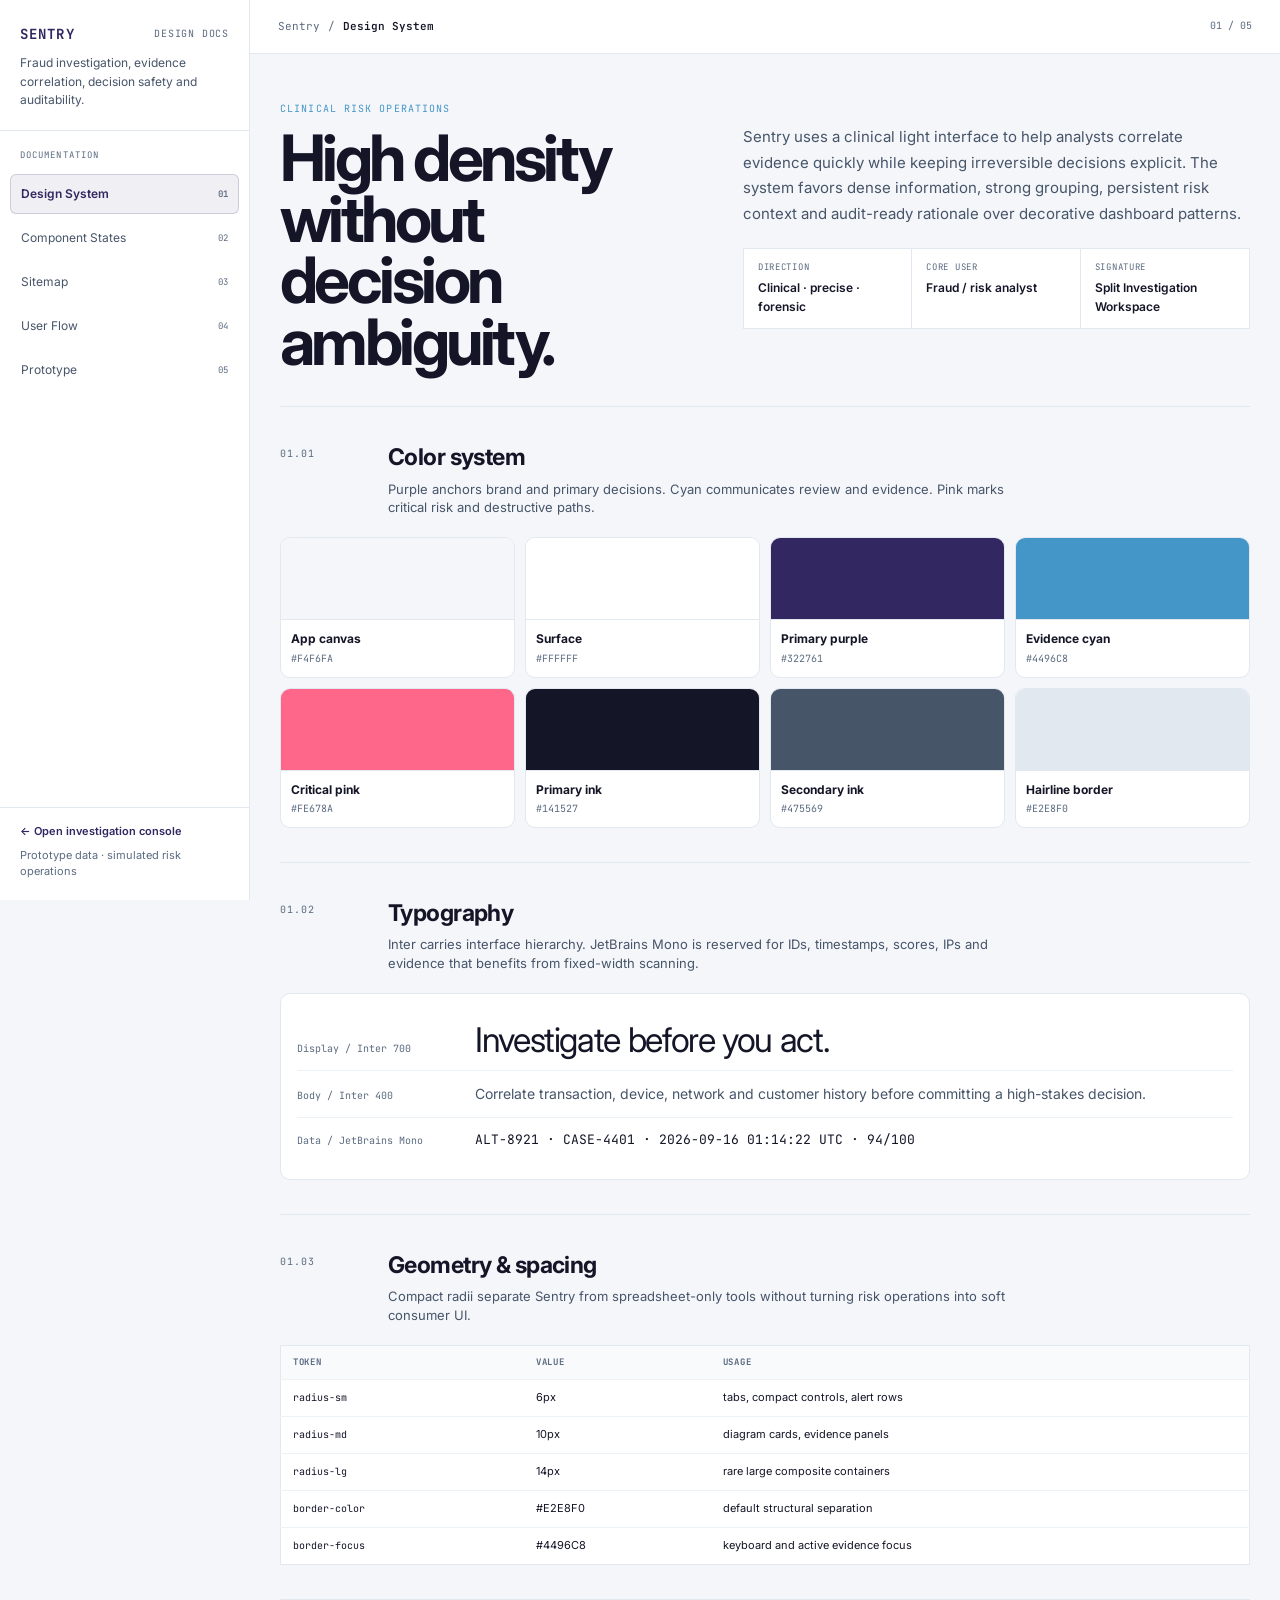
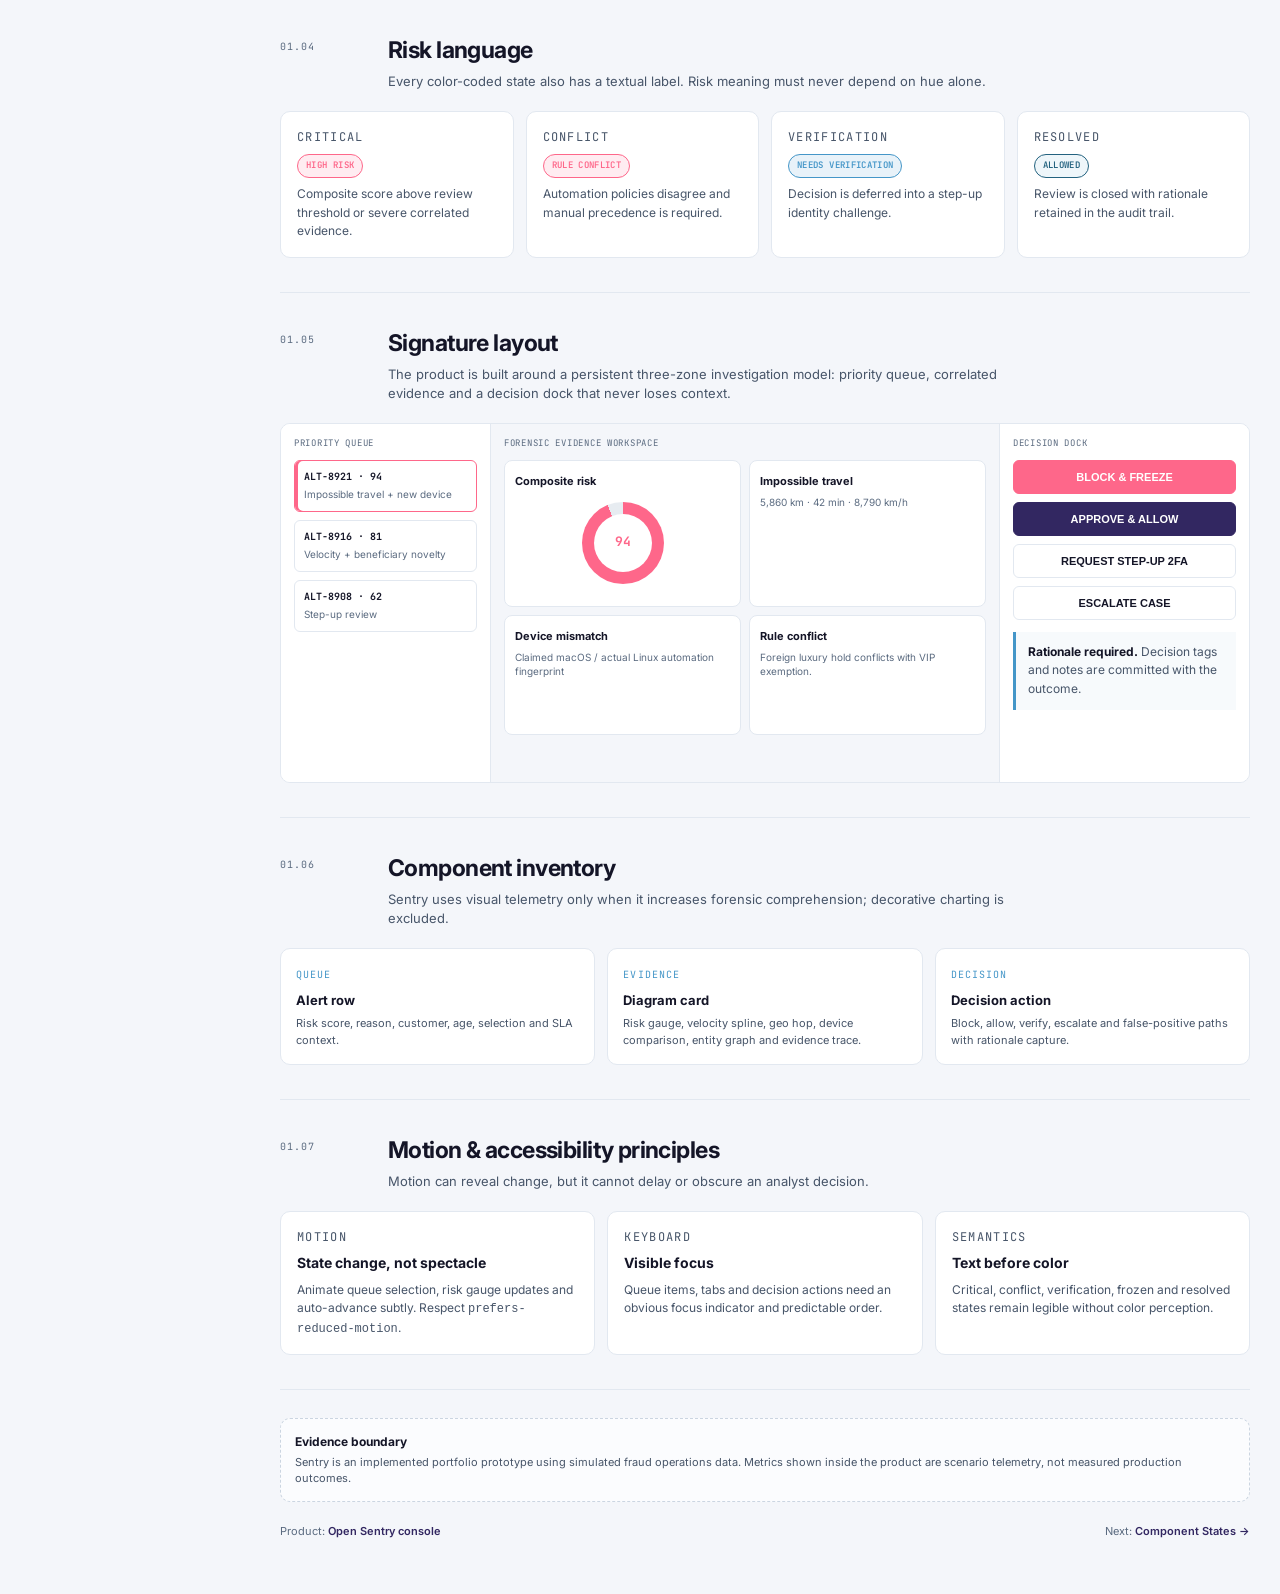
<file: design-system.html>
<!DOCTYPE html>
<html lang="en">
<head>
  <meta charset="UTF-8">
  <meta name="viewport" content="width=device-width, initial-scale=1.0">
  <meta name="color-scheme" content="light">
  <meta name="description" content="Sentry design system for high-stakes fraud and risk investigation workflows.">
  <title>SENTRY — Design System</title>
  <link rel="preconnect" href="https://fonts.googleapis.com">
  <link rel="preconnect" href="https://fonts.gstatic.com" crossorigin>
  <link href="https://fonts.googleapis.com/css2?family=Inter:wght@400;500;600;700&family=JetBrains+Mono:wght@400;500;600;700&display=swap" rel="stylesheet">
  <link rel="stylesheet" href="css/documentation.css">
</head>
<body class="docs-page">
<div class="docs-shell">
  <aside class="docs-sidebar" aria-label="Sentry documentation navigation">
    <div class="docs-brand"><div class="docs-brand-row"><strong>SENTRY</strong><span>DESIGN DOCS</span></div><p>Fraud investigation, evidence correlation, decision safety and auditability.</p></div>
    <nav class="docs-nav"><p class="docs-nav-label">Documentation</p>
      <a class="active" aria-current="page" href="design-system.html"><span>Design System</span><span>01</span></a>
      <a href="component-states.html"><span>Component States</span><span>02</span></a>
      <a href="sitemap.html"><span>Sitemap</span><span>03</span></a>
      <a href="user-flow.html"><span>User Flow</span><span>04</span></a>
      <a href="prototype.html"><span>Prototype</span><span>05</span></a>
    </nav>
    <div class="docs-sidebar-footer"><a href="index.html">← Open investigation console</a><p>Prototype data · simulated risk operations</p></div>
  </aside>

  <main class="docs-main">
    <header class="docs-topbar"><div class="breadcrumb"><span>Sentry</span><span>/</span><strong>Design System</strong></div><span class="docs-index">01 / 05</span></header>
    <div class="docs-content">
      <section class="docs-hero">
        <div><p class="eyebrow">Clinical risk operations</p><h1>High density without decision ambiguity.</h1></div>
        <div class="docs-hero-copy"><p>Sentry uses a clinical light interface to help analysts correlate evidence quickly while keeping irreversible decisions explicit. The system favors dense information, strong grouping, persistent risk context and audit-ready rationale over decorative dashboard patterns.</p>
          <div class="docs-meta"><div><span>Direction</span><strong>Clinical · precise · forensic</strong></div><div><span>Core user</span><strong>Fraud / risk analyst</strong></div><div><span>Signature</span><strong>Split Investigation Workspace</strong></div></div>
        </div>
      </section>

      <section class="docs-section"><div class="section-head"><span class="section-no">01.01</span><div><h2>Color system</h2><p>Purple anchors brand and primary decisions. Cyan communicates review and evidence. Pink marks critical risk and destructive paths.</p></div></div>
        <div class="swatch-grid">
          <div class="swatch"><div class="swatch-color" style="background:#F4F6FA"></div><div class="swatch-copy"><strong>App canvas</strong><code>#F4F6FA</code></div></div>
          <div class="swatch"><div class="swatch-color" style="background:#FFFFFF"></div><div class="swatch-copy"><strong>Surface</strong><code>#FFFFFF</code></div></div>
          <div class="swatch"><div class="swatch-color" style="background:#322761"></div><div class="swatch-copy"><strong>Primary purple</strong><code>#322761</code></div></div>
          <div class="swatch"><div class="swatch-color" style="background:#4496C8"></div><div class="swatch-copy"><strong>Evidence cyan</strong><code>#4496C8</code></div></div>
          <div class="swatch"><div class="swatch-color" style="background:#FE678A"></div><div class="swatch-copy"><strong>Critical pink</strong><code>#FE678A</code></div></div>
          <div class="swatch"><div class="swatch-color" style="background:#141527"></div><div class="swatch-copy"><strong>Primary ink</strong><code>#141527</code></div></div>
          <div class="swatch"><div class="swatch-color" style="background:#475569"></div><div class="swatch-copy"><strong>Secondary ink</strong><code>#475569</code></div></div>
          <div class="swatch"><div class="swatch-color" style="background:#E2E8F0"></div><div class="swatch-copy"><strong>Hairline border</strong><code>#E2E8F0</code></div></div>
        </div>
      </section>

      <section class="docs-section"><div class="section-head"><span class="section-no">01.02</span><div><h2>Typography</h2><p>Inter carries interface hierarchy. JetBrains Mono is reserved for IDs, timestamps, scores, IPs and evidence that benefits from fixed-width scanning.</p></div></div>
        <div class="doc-panel span-12">
          <div class="type-sample"><span class="type-label">Display / Inter 700</span><div class="type-display">Investigate before you act.</div></div>
          <div class="type-sample"><span class="type-label">Body / Inter 400</span><div class="type-body">Correlate transaction, device, network and customer history before committing a high-stakes decision.</div></div>
          <div class="type-sample"><span class="type-label">Data / JetBrains Mono</span><div class="type-mono">ALT-8921 · CASE-4401 · 2026-09-16 01:14:22 UTC · 94/100</div></div>
        </div>
      </section>

      <section class="docs-section"><div class="section-head"><span class="section-no">01.03</span><div><h2>Geometry & spacing</h2><p>Compact radii separate Sentry from spreadsheet-only tools without turning risk operations into soft consumer UI.</p></div></div>
        <table class="token-table"><thead><tr><th>Token</th><th>Value</th><th>Usage</th></tr></thead><tbody>
          <tr><td><code>radius-sm</code></td><td>6px</td><td>tabs, compact controls, alert rows</td></tr>
          <tr><td><code>radius-md</code></td><td>10px</td><td>diagram cards, evidence panels</td></tr>
          <tr><td><code>radius-lg</code></td><td>14px</td><td>rare large composite containers</td></tr>
          <tr><td><code>border-color</code></td><td>#E2E8F0</td><td>default structural separation</td></tr>
          <tr><td><code>border-focus</code></td><td>#4496C8</td><td>keyboard and active evidence focus</td></tr>
        </tbody></table>
      </section>

      <section class="docs-section"><div class="section-head"><span class="section-no">01.04</span><div><h2>Risk language</h2><p>Every color-coded state also has a textual label. Risk meaning must never depend on hue alone.</p></div></div>
        <div class="docs-grid">
          <div class="doc-panel span-3"><p class="panel-kicker">Critical</p><h3><span class="state-pill risk-high">HIGH RISK</span></h3><p>Composite score above review threshold or severe correlated evidence.</p></div>
          <div class="doc-panel span-3"><p class="panel-kicker">Conflict</p><h3><span class="state-pill risk-conflict">RULE CONFLICT</span></h3><p>Automation policies disagree and manual precedence is required.</p></div>
          <div class="doc-panel span-3"><p class="panel-kicker">Verification</p><h3><span class="state-pill risk-review">NEEDS VERIFICATION</span></h3><p>Decision is deferred into a step-up identity challenge.</p></div>
          <div class="doc-panel span-3"><p class="panel-kicker">Resolved</p><h3><span class="state-pill risk-clean">ALLOWED</span></h3><p>Review is closed with rationale retained in the audit trail.</p></div>
        </div>
      </section>

      <section class="docs-section"><div class="section-head"><span class="section-no">01.05</span><div><h2>Signature layout</h2><p>The product is built around a persistent three-zone investigation model: priority queue, correlated evidence and a decision dock that never loses context.</p></div></div>
        <div class="signature-workspace">
          <div class="mini-queue"><div class="mini-title">Priority queue</div><div class="mini-alert active"><strong>ALT-8921 · 94</strong><span>Impossible travel + new device</span></div><div class="mini-alert"><strong>ALT-8916 · 81</strong><span>Velocity + beneficiary novelty</span></div><div class="mini-alert"><strong>ALT-8908 · 62</strong><span>Step-up review</span></div></div>
          <div class="mini-canvas"><div class="mini-title">Forensic evidence workspace</div><div class="mini-evidence-grid"><div class="mini-evidence"><strong>Composite risk</strong><div class="risk-ring"></div></div><div class="mini-evidence"><strong>Impossible travel</strong><p>5,860 km · 42 min · 8,790 km/h</p></div><div class="mini-evidence"><strong>Device mismatch</strong><p>Claimed macOS / actual Linux automation fingerprint</p></div><div class="mini-evidence"><strong>Rule conflict</strong><p>Foreign luxury hold conflicts with VIP exemption.</p></div></div></div>
          <div class="mini-decision"><div class="mini-title">Decision dock</div><div class="demo-stack" style="display:grid"><button class="demo-button danger">BLOCK & FREEZE</button><button class="demo-button primary">APPROVE & ALLOW</button><button class="demo-button">REQUEST STEP-UP 2FA</button><button class="demo-button ghost">ESCALATE CASE</button></div><div class="annotation" style="margin-top:12px"><strong>Rationale required.</strong> Decision tags and notes are committed with the outcome.</div></div>
        </div>
      </section>

      <section class="docs-section"><div class="section-head"><span class="section-no">01.06</span><div><h2>Component inventory</h2><p>Sentry uses visual telemetry only when it increases forensic comprehension; decorative charting is excluded.</p></div></div>
        <div class="branch-list">
          <div class="branch"><span class="tag">QUEUE</span><h3>Alert row</h3><p>Risk score, reason, customer, age, selection and SLA context.</p></div>
          <div class="branch"><span class="tag">EVIDENCE</span><h3>Diagram card</h3><p>Risk gauge, velocity spline, geo hop, device comparison, entity graph and evidence trace.</p></div>
          <div class="branch"><span class="tag">DECISION</span><h3>Decision action</h3><p>Block, allow, verify, escalate and false-positive paths with rationale capture.</p></div>
        </div>
      </section>

      <section class="docs-section"><div class="section-head"><span class="section-no">01.07</span><div><h2>Motion & accessibility principles</h2><p>Motion can reveal change, but it cannot delay or obscure an analyst decision.</p></div></div>
        <div class="docs-grid"><div class="doc-panel span-4"><p class="panel-kicker">Motion</p><h3>State change, not spectacle</h3><p>Animate queue selection, risk gauge updates and auto-advance subtly. Respect <code>prefers-reduced-motion</code>.</p></div><div class="doc-panel span-4"><p class="panel-kicker">Keyboard</p><h3>Visible focus</h3><p>Queue items, tabs and decision actions need an obvious focus indicator and predictable order.</p></div><div class="doc-panel span-4"><p class="panel-kicker">Semantics</p><h3>Text before color</h3><p>Critical, conflict, verification, frozen and resolved states remain legible without color perception.</p></div></div>
      </section>

      <div class="evidence-boundary" style="margin-top:28px"><strong>Evidence boundary</strong><p>Sentry is an implemented portfolio prototype using simulated fraud operations data. Metrics shown inside the product are scenario telemetry, not measured production outcomes.</p></div>
      <footer class="docs-footer"><span>Product: <a href="index.html">Open Sentry console</a></span><span>Next: <a href="component-states.html">Component States →</a></span></footer>
    </div>
  </main>
</div>
</body>
</html>
</file>
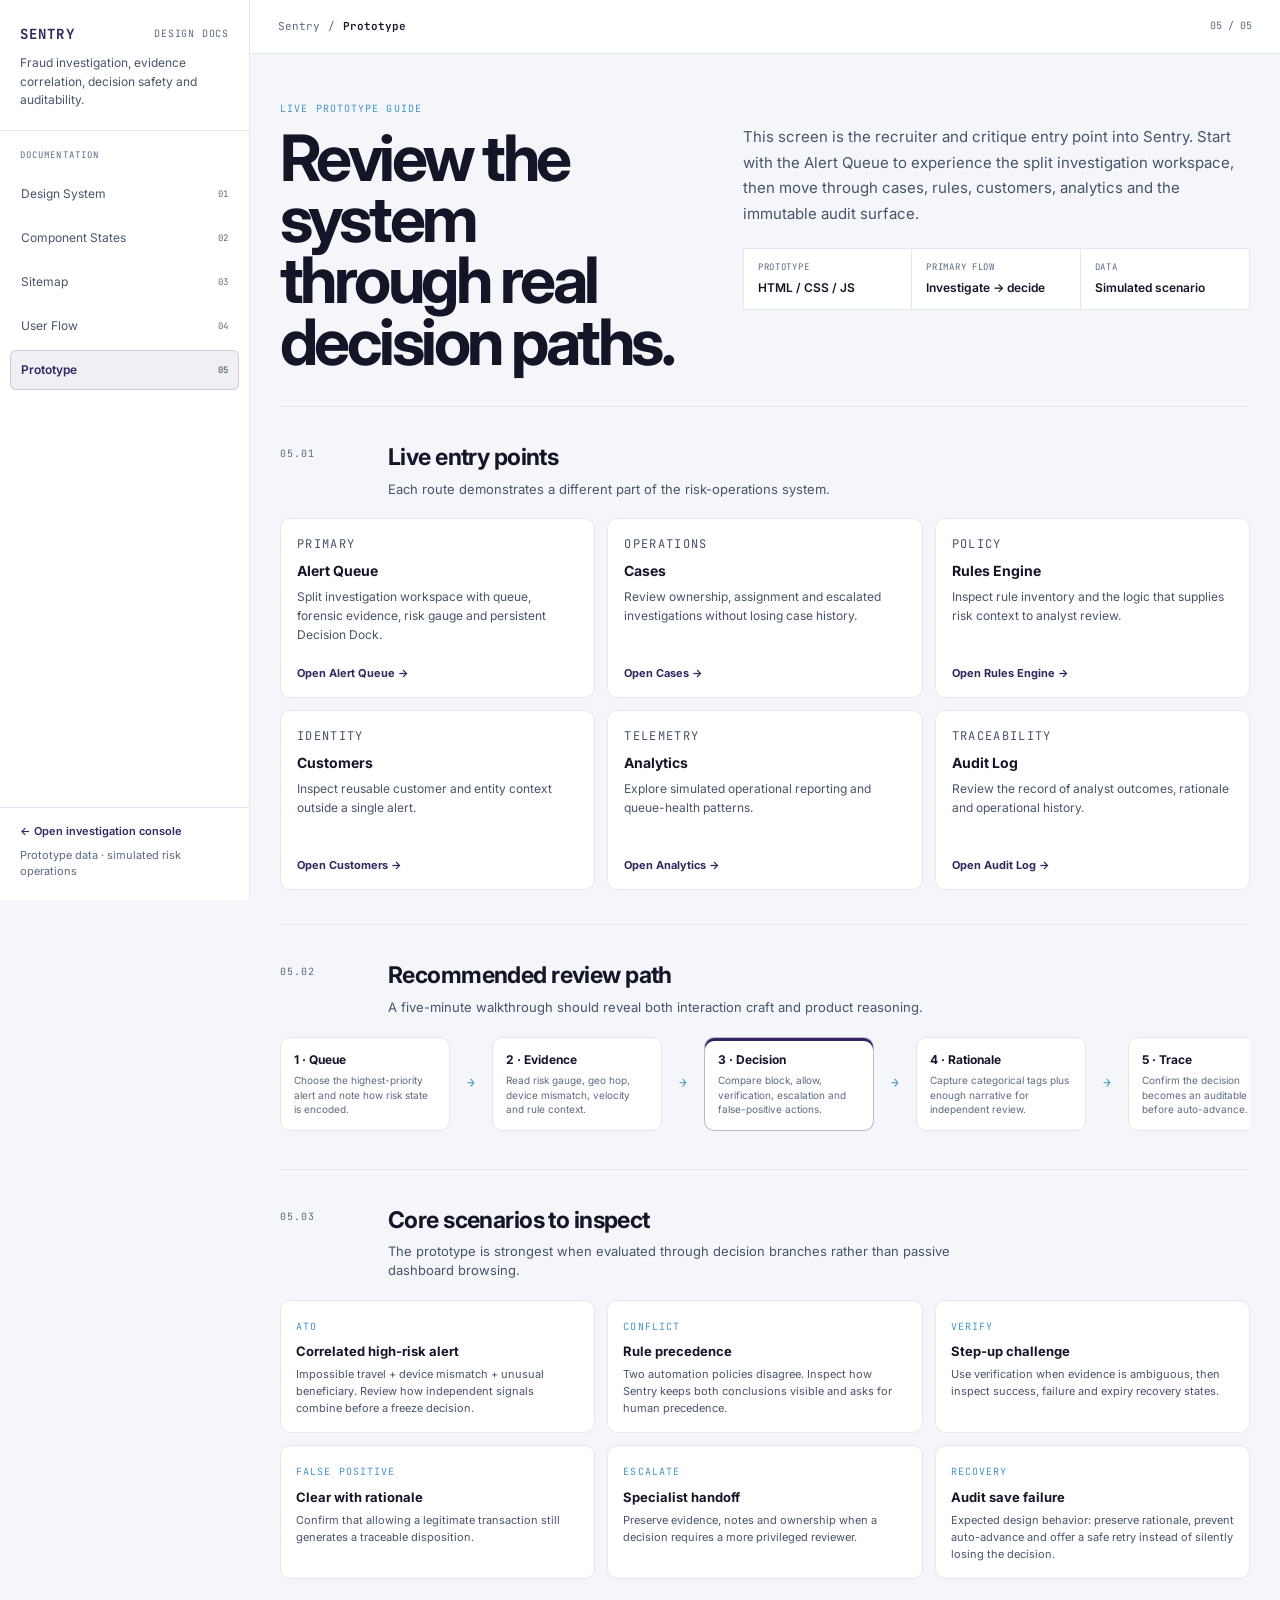
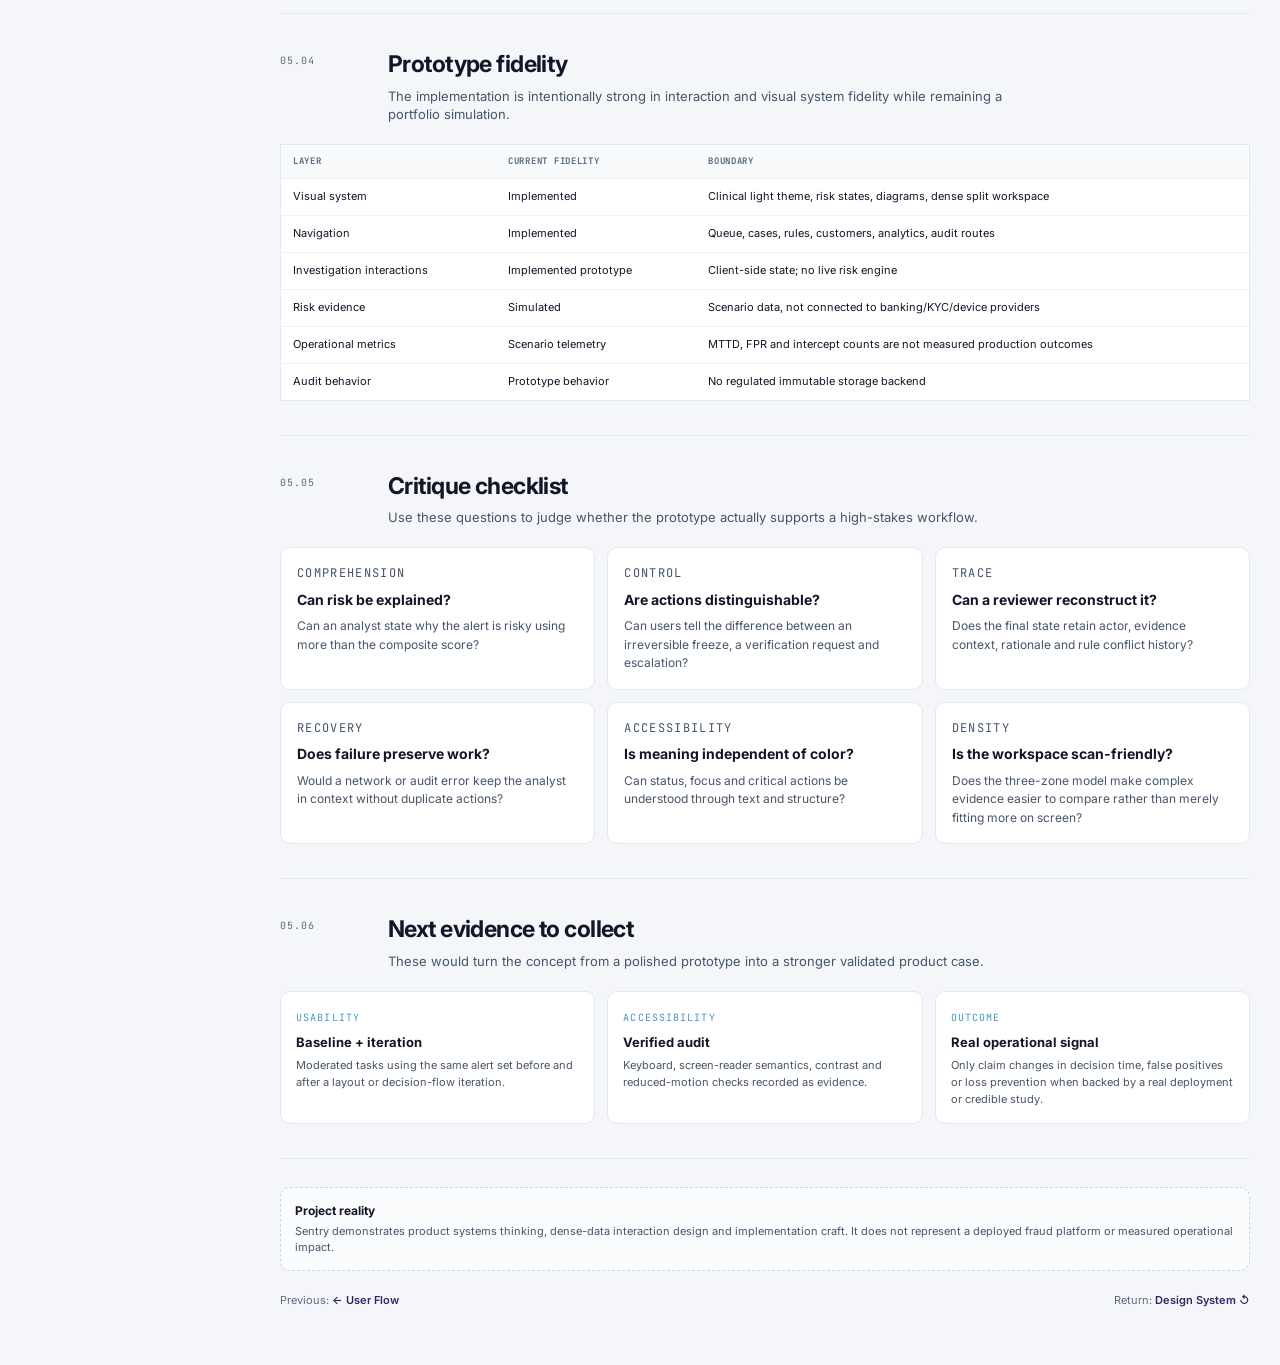
<file: prototype.html>
<!DOCTYPE html>
<html lang="en">
<head>
  <meta charset="UTF-8"><meta name="viewport" content="width=device-width, initial-scale=1.0">
  <meta name="description" content="Sentry prototype guide with live entry points, core scenarios and evidence boundaries.">
  <title>SENTRY — Prototype</title>
  <link rel="preconnect" href="https://fonts.googleapis.com"><link rel="preconnect" href="https://fonts.gstatic.com" crossorigin>
  <link href="https://fonts.googleapis.com/css2?family=Inter:wght@400;500;600;700&family=JetBrains+Mono:wght@400;500;600;700&display=swap" rel="stylesheet">
  <link rel="stylesheet" href="css/documentation.css">
</head>
<body class="docs-page">
<div class="docs-shell">
  <aside class="docs-sidebar" aria-label="Sentry documentation navigation"><div class="docs-brand"><div class="docs-brand-row"><strong>SENTRY</strong><span>DESIGN DOCS</span></div><p>Fraud investigation, evidence correlation, decision safety and auditability.</p></div><nav class="docs-nav"><p class="docs-nav-label">Documentation</p><a href="design-system.html"><span>Design System</span><span>01</span></a><a href="component-states.html"><span>Component States</span><span>02</span></a><a href="sitemap.html"><span>Sitemap</span><span>03</span></a><a href="user-flow.html"><span>User Flow</span><span>04</span></a><a class="active" aria-current="page" href="prototype.html"><span>Prototype</span><span>05</span></a></nav><div class="docs-sidebar-footer"><a href="index.html">← Open investigation console</a><p>Prototype data · simulated risk operations</p></div></aside>
  <main class="docs-main"><header class="docs-topbar"><div class="breadcrumb"><span>Sentry</span><span>/</span><strong>Prototype</strong></div><span class="docs-index">05 / 05</span></header><div class="docs-content">
    <section class="docs-hero"><div><p class="eyebrow">Live prototype guide</p><h1>Review the system through real decision paths.</h1></div><div class="docs-hero-copy"><p>This screen is the recruiter and critique entry point into Sentry. Start with the Alert Queue to experience the split investigation workspace, then move through cases, rules, customers, analytics and the immutable audit surface.</p><div class="docs-meta"><div><span>Prototype</span><strong>HTML / CSS / JS</strong></div><div><span>Primary flow</span><strong>Investigate → decide</strong></div><div><span>Data</span><strong>Simulated scenario</strong></div></div></div></section>

    <section class="docs-section"><div class="section-head"><span class="section-no">05.01</span><div><h2>Live entry points</h2><p>Each route demonstrates a different part of the risk-operations system.</p></div></div>
      <div class="docs-grid">
        <div class="doc-panel span-4 route-card"><p class="panel-kicker">Primary</p><h3>Alert Queue</h3><p>Split investigation workspace with queue, forensic evidence, risk gauge and persistent Decision Dock.</p><a href="index.html">Open Alert Queue →</a></div>
        <div class="doc-panel span-4 route-card"><p class="panel-kicker">Operations</p><h3>Cases</h3><p>Review ownership, assignment and escalated investigations without losing case history.</p><a href="cases.html">Open Cases →</a></div>
        <div class="doc-panel span-4 route-card"><p class="panel-kicker">Policy</p><h3>Rules Engine</h3><p>Inspect rule inventory and the logic that supplies risk context to analyst review.</p><a href="rules.html">Open Rules Engine →</a></div>
        <div class="doc-panel span-4 route-card"><p class="panel-kicker">Identity</p><h3>Customers</h3><p>Inspect reusable customer and entity context outside a single alert.</p><a href="customers.html">Open Customers →</a></div>
        <div class="doc-panel span-4 route-card"><p class="panel-kicker">Telemetry</p><h3>Analytics</h3><p>Explore simulated operational reporting and queue-health patterns.</p><a href="analytics.html">Open Analytics →</a></div>
        <div class="doc-panel span-4 route-card"><p class="panel-kicker">Traceability</p><h3>Audit Log</h3><p>Review the record of analyst outcomes, rationale and operational history.</p><a href="audit.html">Open Audit Log →</a></div>
      </div>
    </section>

    <section class="docs-section"><div class="section-head"><span class="section-no">05.02</span><div><h2>Recommended review path</h2><p>A five-minute walkthrough should reveal both interaction craft and product reasoning.</p></div></div>
      <div class="flow"><div class="flow-node"><strong>1 · Queue</strong><p>Choose the highest-priority alert and note how risk state is encoded.</p></div><div class="flow-arrow">→</div><div class="flow-node"><strong>2 · Evidence</strong><p>Read risk gauge, geo hop, device mismatch, velocity and rule context.</p></div><div class="flow-arrow">→</div><div class="flow-node decision"><strong>3 · Decision</strong><p>Compare block, allow, verification, escalation and false-positive actions.</p></div><div class="flow-arrow">→</div><div class="flow-node"><strong>4 · Rationale</strong><p>Capture categorical tags plus enough narrative for independent review.</p></div><div class="flow-arrow">→</div><div class="flow-node"><strong>5 · Trace</strong><p>Confirm the decision becomes an auditable record before auto-advance.</p></div></div>
    </section>

    <section class="docs-section"><div class="section-head"><span class="section-no">05.03</span><div><h2>Core scenarios to inspect</h2><p>The prototype is strongest when evaluated through decision branches rather than passive dashboard browsing.</p></div></div>
      <div class="branch-list">
        <div class="branch"><span class="tag">ATO</span><h3>Correlated high-risk alert</h3><p>Impossible travel + device mismatch + unusual beneficiary. Review how independent signals combine before a freeze decision.</p></div>
        <div class="branch"><span class="tag">CONFLICT</span><h3>Rule precedence</h3><p>Two automation policies disagree. Inspect how Sentry keeps both conclusions visible and asks for human precedence.</p></div>
        <div class="branch"><span class="tag">VERIFY</span><h3>Step-up challenge</h3><p>Use verification when evidence is ambiguous, then inspect success, failure and expiry recovery states.</p></div>
        <div class="branch"><span class="tag">FALSE POSITIVE</span><h3>Clear with rationale</h3><p>Confirm that allowing a legitimate transaction still generates a traceable disposition.</p></div>
        <div class="branch"><span class="tag">ESCALATE</span><h3>Specialist handoff</h3><p>Preserve evidence, notes and ownership when a decision requires a more privileged reviewer.</p></div>
        <div class="branch"><span class="tag">RECOVERY</span><h3>Audit save failure</h3><p>Expected design behavior: preserve rationale, prevent auto-advance and offer a safe retry instead of silently losing the decision.</p></div>
      </div>
    </section>

    <section class="docs-section"><div class="section-head"><span class="section-no">05.04</span><div><h2>Prototype fidelity</h2><p>The implementation is intentionally strong in interaction and visual system fidelity while remaining a portfolio simulation.</p></div></div>
      <table class="token-table"><thead><tr><th>Layer</th><th>Current fidelity</th><th>Boundary</th></tr></thead><tbody>
        <tr><td>Visual system</td><td>Implemented</td><td>Clinical light theme, risk states, diagrams, dense split workspace</td></tr>
        <tr><td>Navigation</td><td>Implemented</td><td>Queue, cases, rules, customers, analytics, audit routes</td></tr>
        <tr><td>Investigation interactions</td><td>Implemented prototype</td><td>Client-side state; no live risk engine</td></tr>
        <tr><td>Risk evidence</td><td>Simulated</td><td>Scenario data, not connected to banking/KYC/device providers</td></tr>
        <tr><td>Operational metrics</td><td>Scenario telemetry</td><td>MTTD, FPR and intercept counts are not measured production outcomes</td></tr>
        <tr><td>Audit behavior</td><td>Prototype behavior</td><td>No regulated immutable storage backend</td></tr>
      </tbody></table>
    </section>

    <section class="docs-section"><div class="section-head"><span class="section-no">05.05</span><div><h2>Critique checklist</h2><p>Use these questions to judge whether the prototype actually supports a high-stakes workflow.</p></div></div>
      <div class="docs-grid"><div class="doc-panel span-4"><p class="panel-kicker">Comprehension</p><h3>Can risk be explained?</h3><p>Can an analyst state why the alert is risky using more than the composite score?</p></div><div class="doc-panel span-4"><p class="panel-kicker">Control</p><h3>Are actions distinguishable?</h3><p>Can users tell the difference between an irreversible freeze, a verification request and escalation?</p></div><div class="doc-panel span-4"><p class="panel-kicker">Trace</p><h3>Can a reviewer reconstruct it?</h3><p>Does the final state retain actor, evidence context, rationale and rule conflict history?</p></div><div class="doc-panel span-4"><p class="panel-kicker">Recovery</p><h3>Does failure preserve work?</h3><p>Would a network or audit error keep the analyst in context without duplicate actions?</p></div><div class="doc-panel span-4"><p class="panel-kicker">Accessibility</p><h3>Is meaning independent of color?</h3><p>Can status, focus and critical actions be understood through text and structure?</p></div><div class="doc-panel span-4"><p class="panel-kicker">Density</p><h3>Is the workspace scan-friendly?</h3><p>Does the three-zone model make complex evidence easier to compare rather than merely fitting more on screen?</p></div></div>
    </section>

    <section class="docs-section"><div class="section-head"><span class="section-no">05.06</span><div><h2>Next evidence to collect</h2><p>These would turn the concept from a polished prototype into a stronger validated product case.</p></div></div>
      <div class="branch-list"><div class="branch"><span class="tag">USABILITY</span><h3>Baseline + iteration</h3><p>Moderated tasks using the same alert set before and after a layout or decision-flow iteration.</p></div><div class="branch"><span class="tag">ACCESSIBILITY</span><h3>Verified audit</h3><p>Keyboard, screen-reader semantics, contrast and reduced-motion checks recorded as evidence.</p></div><div class="branch"><span class="tag">OUTCOME</span><h3>Real operational signal</h3><p>Only claim changes in decision time, false positives or loss prevention when backed by a real deployment or credible study.</p></div></div>
    </section>

    <div class="evidence-boundary" style="margin-top:28px"><strong>Project reality</strong><p>Sentry demonstrates product systems thinking, dense-data interaction design and implementation craft. It does not represent a deployed fraud platform or measured operational impact.</p></div>
    <footer class="docs-footer"><span>Previous: <a href="user-flow.html">← User Flow</a></span><span>Return: <a href="design-system.html">Design System ↺</a></span></footer>
  </div></main>
</div>
</body>
</html>
</file>
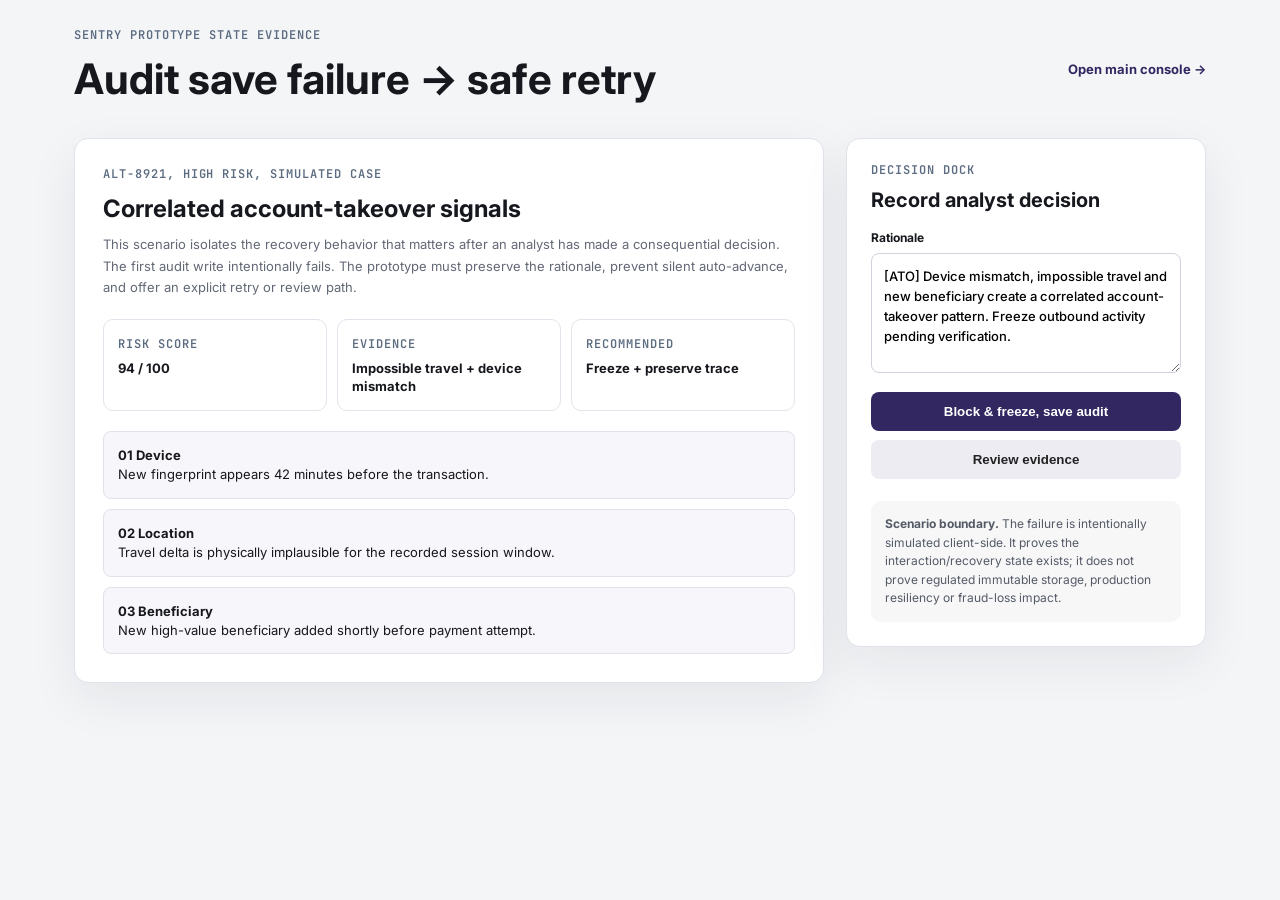
<file: recovery-scenario.html>
<!DOCTYPE html>
<html lang="en">
<head>
  <meta charset="UTF-8">
  <meta name="viewport" content="width=device-width, initial-scale=1.0">
  <title>SENTRY — Audit Save Recovery Scenario</title>
  <meta name="description" content="Interactive Sentry state scenario demonstrating a failed audit save, preserved analyst rationale, safe retry and traceable completion.">
  <link rel="preconnect" href="https://fonts.googleapis.com">
  <link rel="preconnect" href="https://fonts.gstatic.com" crossorigin>
  <link href="https://fonts.googleapis.com/css2?family=Inter:wght@400;500;600;700&family=JetBrains+Mono:wght@400;500;600;700&display=swap" rel="stylesheet" media="print" onload="this.media='all'">
  <link rel="stylesheet" href="css/styles.css">
  <style>
    body{min-height:100vh;background:#f4f5f7;color:#16181d;font-family:Inter,sans-serif}.state-shell{max-width:1180px;margin:0 auto;padding:28px 24px 64px}.state-nav{display:flex;justify-content:space-between;align-items:center;gap:16px;margin-bottom:28px}.state-nav a{color:#322761;font-weight:700;text-decoration:none}.state-label{font:600 12px/1.2 'JetBrains Mono',monospace;letter-spacing:.08em;text-transform:uppercase;color:#5B6B80}.state-grid{display:grid;grid-template-columns:minmax(0,1fr) 360px;gap:22px}.state-card{background:#fff;border:1px solid #dfe2e8;border-radius:14px;box-shadow:0 16px 50px rgba(23,28,38,.07)}.evidence{padding:28px}.decision{padding:24px;position:sticky;top:24px;align-self:start}.risk-strip{display:grid;grid-template-columns:repeat(3,1fr);gap:10px;margin:20px 0}.risk-item{border:1px solid #e1e4ea;border-radius:10px;padding:14px}.risk-item strong{display:block;margin-top:6px}.trace{display:grid;gap:10px;margin-top:20px}.trace div{padding:14px;border:1px solid #dfe2e8;border-radius:8px;background:#f7f6fb}.decision textarea{width:100%;min-height:120px;resize:vertical;border:1px solid #cfd3dc;border-radius:8px;padding:12px;font:500 13px/1.55 Inter,sans-serif}.action-stack{display:grid;gap:9px;margin-top:14px}.action-stack button,.recovery-actions button{border:0;border-radius:8px;padding:12px 14px;font-weight:700;cursor:pointer}.primary{background:#322761;color:#fff}.secondary{background:#ececf2;color:#222}.action-stack button:disabled{opacity:.5;cursor:not-allowed}.save-state{margin-top:16px;border-radius:10px;padding:14px;display:none}.save-state.show{display:block}.save-state.loading{background:#f3f1fb;border:1px solid #d7d1ee}.save-state.error{background:#fff3f2;border:1px solid #efb7b2}.save-state.success{background:#eef8f1;border:1px solid #add6b9}.save-state h3{font-size:14px;margin:0 0 6px}.save-state p{font-size:12px;line-height:1.5;margin:0}.recovery-actions{display:flex;gap:8px;margin-top:12px}.audit-row{margin-top:20px;border-top:1px solid #e2e4e8;padding-top:18px;display:none}.audit-row.show{display:block}.audit-grid{display:grid;grid-template-columns:120px 1fr;gap:8px;font-size:12px}.audit-grid dt{font-family:'JetBrains Mono',monospace;color:#707684}.audit-grid dd{margin:0}.boundary{margin-top:22px;padding:14px;background:#f7f7f8;border-radius:10px;font-size:12px;line-height:1.55;color:#545a66}@media(max-width:820px){.state-grid{grid-template-columns:1fr}.decision{position:static}.risk-strip{grid-template-columns:1fr}.state-nav{align-items:flex-start;flex-direction:column}}
  .trace.is-reviewed{outline:2px solid #322761;outline-offset:4px;border-radius:8px}.trace:focus{outline:2px solid #322761;outline-offset:4px}
  </style>
</head>
<body>
  <main class="state-shell">
    <nav class="state-nav" aria-label="Scenario navigation">
      <div><div class="state-label">Sentry prototype state evidence</div><h1 style="margin:7px 0 0;font-size:clamp(26px,4vw,42px)">Audit save failure → safe retry</h1></div>
      <a href="index.html">Open main console →</a>
    </nav>

    <div class="state-grid">
      <section class="state-card evidence" aria-labelledby="case-title">
        <div class="state-label">ALT-8921, high risk, simulated case</div>
        <h2 id="case-title" style="font-size:24px;margin:10px 0 8px">Correlated account-takeover signals</h2>
        <p style="color:#626875;line-height:1.65;max-width:760px">This scenario isolates the recovery behavior that matters after an analyst has made a consequential decision. The first audit write intentionally fails. The prototype must preserve the rationale, prevent silent auto-advance, and offer an explicit retry or review path.</p>
        <div class="risk-strip">
          <div class="risk-item"><span class="state-label">Risk score</span><strong>94 / 100</strong></div>
          <div class="risk-item"><span class="state-label">Evidence</span><strong>Impossible travel + device mismatch</strong></div>
          <div class="risk-item"><span class="state-label">Recommended</span><strong>Freeze + preserve trace</strong></div>
        </div>
        <div class="trace" id="evidenceTrace" role="group" aria-label="Evidence trace" tabindex="-1">
          <div><strong>01 Device</strong><br>New fingerprint appears 42 minutes before the transaction.</div>
          <div><strong>02 Location</strong><br>Travel delta is physically implausible for the recorded session window.</div>
          <div><strong>03 Beneficiary</strong><br>New high-value beneficiary added shortly before payment attempt.</div>
        </div>
        <div id="auditRecord" class="audit-row" aria-live="polite">
          <div class="state-label">Recovered audit record</div>
          <dl class="audit-grid">
            <dt>Decision</dt><dd>FROZEN</dd>
            <dt>Save state</dt><dd>RECOVERED_AFTER_RETRY</dd>
            <dt>Rationale</dt><dd id="savedRationale"></dd>
            <dt>Trace</dt><dd>Decision remains on the same alert until the audit write succeeds.</dd>
          </dl>
        </div>
      </section>

      <aside class="state-card decision" aria-labelledby="decision-title">
        <div class="state-label">Decision dock</div>
        <h2 id="decision-title" style="font-size:20px;margin:8px 0 14px">Record analyst decision</h2>
        <label for="rationale" style="display:block;font-weight:700;font-size:12px;margin-bottom:7px">Rationale</label>
        <textarea id="rationale">[ATO] Device mismatch, impossible travel and new beneficiary create a correlated account-takeover pattern. Freeze outbound activity pending verification.</textarea>
        <div class="action-stack" id="decisionActions">
          <button class="primary" id="saveDecision" type="button">Block &amp; freeze, save audit</button>
          <button class="secondary" id="reviewDecision" type="button">Review evidence</button>
        </div>

        <div id="saveState" class="save-state" role="status" aria-live="assertive"></div>
        <div class="boundary"><strong>Scenario boundary.</strong> The failure is intentionally simulated client-side. It proves the interaction/recovery state exists; it does not prove regulated immutable storage, production resiliency or fraud-loss impact.</div>
      </aside>
    </div>
  </main>

  <script>
    const saveButton = document.getElementById('saveDecision');
    const reviewButton = document.getElementById('reviewDecision');
    const rationale = document.getElementById('rationale');
    const saveState = document.getElementById('saveState');
    const auditRecord = document.getElementById('auditRecord');
    const savedRationale = document.getElementById('savedRationale');
    let firstAttempt = true;

    function setActionsDisabled(disabled){
      saveButton.disabled = disabled;
      reviewButton.disabled = disabled;
      rationale.disabled = disabled;
    }

    function renderState(kind, title, copy, actions=''){
      saveState.className = `save-state show ${kind}`;
      saveState.innerHTML = `<h3>${title}</h3><p>${copy}</p>${actions}`;
    }

    function attemptSave(){
      auditRecord.classList.remove('show');
      setActionsDisabled(true);
      renderState('loading','Saving decision…','Writing analyst verdict and rationale to the simulated audit trail.');
      window.setTimeout(() => {
        if(firstAttempt){
          firstAttempt = false;
          renderState('error','Audit write failed','Your rationale is preserved. Sentry will not advance to the next alert until this decision is safely recorded.',`<div class="recovery-actions"><button class="primary" id="retrySave" type="button">Retry save</button><button class="secondary" id="cancelRetry" type="button">Review decision</button></div>`);
          document.getElementById('retrySave').addEventListener('click', attemptSave);
          document.getElementById('cancelRetry').addEventListener('click', () => {
            saveState.className = 'save-state';
            setActionsDisabled(false);
            rationale.focus();
          });
          return;
        }
        savedRationale.textContent = rationale.value.trim() || 'No rationale supplied';
        auditRecord.classList.add('show');
        renderState('success','Decision recorded after retry','The same alert remains in context until the simulated audit write succeeds. Auto-advance would only happen after this state.');
        setActionsDisabled(false);
      }, 650);
    }

    saveButton.addEventListener('click', attemptSave);
    // Review moves the analyst to the evidence trace and marks it as reviewed.
    reviewButton.addEventListener('click', () => {
      const trace = document.getElementById('evidenceTrace');
      trace.classList.add('is-reviewed');
      trace.setAttribute('aria-label', 'Evidence trace, reviewed');
      trace.scrollIntoView({ block: 'center' });
      trace.focus();
      reviewButton.textContent = 'Evidence reviewed';
    });
  </script>
</body>
</html>
</file>
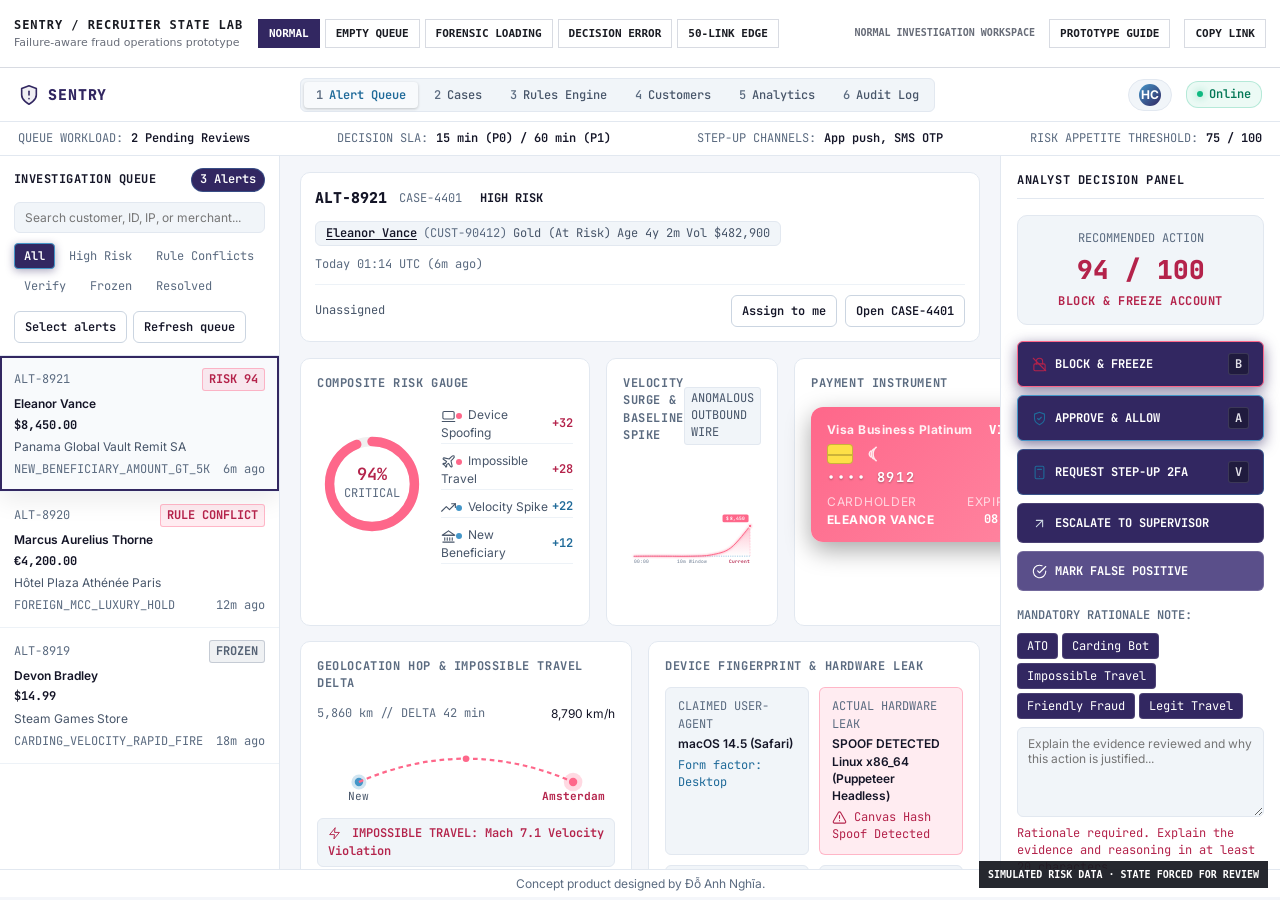
<file: recruiter-state-lab.html>
<!doctype html>
<html lang="en">
<head>
  <meta charset="utf-8">
  <meta name="viewport" content="width=device-width,initial-scale=1">
  <meta name="robots" content="noindex,follow">
  <title>SENTRY — Recruiter State Lab</title>
  <style>
    :root{color-scheme:light;--ink:#191b22;--muted:#686d79;--line:#d8dbe2;--violet:#322761;--bg:#f4f5f7}
    *{box-sizing:border-box}html,body{height:100%;margin:0}body{font-family:Inter,ui-sans-serif,system-ui,-apple-system,BlinkMacSystemFont,"Segoe UI",sans-serif;background:var(--bg);color:var(--ink);overflow:hidden}
    .labbar{min-height:68px;display:flex;align-items:center;gap:14px;padding:10px 14px;background:#fff;border-bottom:1px solid var(--line);position:relative;z-index:20}.brand{min-width:230px}.brand strong{display:block;font:700 12px/1.2 "JetBrains Mono",ui-monospace,monospace;letter-spacing:.08em}.brand span{display:block;color:var(--muted);font-size:11px;margin-top:4px}.states{display:flex;gap:5px;flex:1;overflow-x:auto}.state,.utility{border:1px solid var(--line);background:#fff;color:var(--ink);padding:8px 10px;font:700 11px/1 ui-monospace,monospace;cursor:pointer;white-space:nowrap}.state[aria-pressed="true"]{background:var(--violet);border-color:var(--violet);color:#fff}.utility{text-decoration:none}.status{min-width:230px;text-align:right;color:var(--muted);font:600 10px/1.25 ui-monospace,monospace}.wrap{height:calc(100% - 68px);position:relative}.frame{display:block;width:100%;height:100%;border:0;background:white}.flag{position:absolute;right:12px;bottom:12px;background:rgba(25,27,34,.94);color:white;padding:7px 9px;font:600 10px/1.3 ui-monospace,monospace;z-index:10;pointer-events:none}
    @media(max-width:900px){.labbar{flex-wrap:wrap}.brand{min-width:160px}.status{display:none}.states{order:3;flex-basis:100%}.wrap{height:calc(100% - 108px)}}
  </style>
</head>
<body>
<header class="labbar">
  <div class="brand"><strong>SENTRY / RECRUITER STATE LAB</strong><span>Failure-aware fraud operations prototype</span></div>
  <div class="states" role="group" aria-label="Choose prototype state">
    <button class="state" data-state="normal" aria-pressed="false">NORMAL</button>
    <button class="state" data-state="empty" aria-pressed="false">EMPTY QUEUE</button>
    <button class="state" data-state="loading" aria-pressed="false">FORENSIC LOADING</button>
    <button class="state" data-state="error" aria-pressed="false">DECISION ERROR</button>
    <button class="state" data-state="edge" aria-pressed="false">50-LINK EDGE</button>
  </div>
  <div class="status" id="status">READY</div>
  <a class="utility" href="prototype.html">PROTOTYPE GUIDE</a>
  <button class="utility" id="copy" type="button">COPY LINK</button>
</header>
<div class="wrap">
  <iframe class="frame" id="frame" title="Sentry fraud operations prototype"></iframe>
  <div class="flag">SIMULATED RISK DATA · STATE FORCED FOR REVIEW</div>
</div>
<script>
(() => {
  'use strict';
  const frame = document.getElementById('frame');
  const status = document.getElementById('status');
  const buttons = [...document.querySelectorAll('[data-state]')];
  let active = 'normal';
  let timer = null;

  const labels = {
    normal:'NORMAL INVESTIGATION WORKSPACE',
    empty:'QUEUE CLEAR · 0 ALERTS WAITING',
    loading:'CORRELATING FORENSIC SOURCES · 1.1S SIMULATION',
    error:'DECISION SERVICE FAILURE · NO SILENT COMMIT',
    edge:'EDGE CASE · 50 LINKED TRANSACTIONS'
  };

  function addStyle(doc, css){const s=doc.createElement('style');s.dataset.stateLab='true';s.textContent=css;doc.head.appendChild(s)}
  function setPressed(){buttons.forEach(b=>b.setAttribute('aria-pressed',String(b.dataset.state===active)))}
  function setState(next, updateUrl=true){
    if(!labels[next]) next='normal'; active=next; clearTimeout(timer); setPressed(); status.textContent=labels[next];
    if(updateUrl){const u=new URL(location.href);u.searchParams.set('state',next);history.replaceState({},'',u)}
    frame.src='index.html?lab=1&state='+encodeURIComponent(next);
  }

  function emptyState(doc){
    addStyle(doc, `
      .sentry-lab-empty{min-height:calc(100vh - 135px);display:grid;place-items:center;padding:50px;text-align:center;background:linear-gradient(180deg,#fbfcfd,#f4f6f8);border-left:1px solid #e0e2e7;border-right:1px solid #e0e2e7}.sentry-lab-empty .seal{width:60px;height:60px;border:1px solid #9aa1ad;display:grid;place-items:center;margin:0 auto 18px;font:800 20px ui-monospace,monospace;color:#322761;background:#fff}.sentry-lab-empty h1{font-size:28px;margin:0 0 8px}.sentry-lab-empty p{max-width:650px;color:#666c78;line-height:1.55;margin:0 auto}.sentry-lab-empty .meta{margin-top:22px;padding-top:16px;border-top:1px solid #d8dbe2;font:600 11px ui-monospace,monospace}.sentry-lab-disabled{opacity:.42;pointer-events:none}
    `);
    const list=doc.getElementById('alertQueueList'); if(list) list.innerHTML='<div class="queue-empty"><strong>Queue clear.</strong><br>0 alerts are waiting for analyst review.</div>';
    const badge=doc.getElementById('queueCountBadge'); if(badge) badge.textContent='0 Alerts';
    const kpi=doc.getElementById('kpiOpenAlerts'); if(kpi){kpi.textContent='0 Pending Reviews';kpi.classList.remove('text-danger');kpi.classList.add('text-clean')}
    const canvas=doc.querySelector('.split-evidence-canvas'); if(canvas) canvas.innerHTML='<div class="sentry-lab-empty"><div><div class="seal" aria-hidden="true">0</div><div class="mono" style="font-size:11px;letter-spacing:.08em;margin-bottom:10px">INVESTIGATION QUEUE / CLEAR</div><h1>No alerts require review.</h1><p>The queue is healthy and there is no active case to decide. Sentry keeps the workspace explicit rather than leaving an empty forensic canvas that could be mistaken for a loading or data failure.</p><div class="meta">LAST RESOLVED · CASE-4399 · 14:32 UTC &nbsp; / &nbsp; NEXT ACTION · WAIT FOR NEW RISK EVENT</div></div></div>';
    doc.querySelector('.split-decision-dock')?.classList.add('sentry-lab-disabled');
  }

  function loadingState(doc){
    addStyle(doc, `
      @keyframes sentryLabPulse{0%,100%{opacity:.45}50%{opacity:1}}.sentry-lab-loading{padding:18px 20px}.sentry-lab-loading-head{border:1px solid #d8dbe2;background:#fff;padding:14px 16px;margin-bottom:12px;font:700 11px ui-monospace,monospace}.sentry-lab-grid{display:grid;grid-template-columns:repeat(3,minmax(0,1fr));gap:10px}.sentry-lab-sk{min-height:164px;border:1px solid #d8dbe2;background:#fff;padding:14px}.sentry-lab-sk b{font:700 10px ui-monospace,monospace;letter-spacing:.05em}.sentry-lab-lines{margin-top:18px;display:grid;gap:9px}.sentry-lab-lines span{display:block;height:10px;background:#e8eaee;animation:sentryLabPulse 1s ease-in-out infinite}.sentry-lab-lines span:nth-child(2){width:68%}.sentry-lab-lines span:nth-child(3){width:84%}.sentry-lab-wide{grid-column:span 2;min-height:230px}.sentry-lab-progress{height:3px;background:#e2e4e9;margin-top:11px;overflow:hidden}.sentry-lab-progress i{display:block;height:100%;width:48%;background:#322761;animation:sentryLabPulse .8s ease-in-out infinite}@media(max-width:1000px){.sentry-lab-grid{grid-template-columns:1fr 1fr}.sentry-lab-wide{grid-column:span 2}}@media(prefers-reduced-motion:reduce){.sentry-lab-lines span,.sentry-lab-progress i{animation:none}}
    `);
    const canvas=doc.querySelector('.split-evidence-canvas'); if(!canvas) return;
    canvas.innerHTML='<div class="sentry-lab-loading" aria-busy="true" aria-live="polite"><div class="sentry-lab-loading-head">CORRELATING FORENSIC EVIDENCE · DEVICE / NETWORK / BENEFICIARY / VELOCITY / RULES<div class="sentry-lab-progress" aria-hidden="true"><i></i></div></div><div class="sentry-lab-grid"><div class="sentry-lab-sk"><b>COMPOSITE RISK</b><div class="sentry-lab-lines"><span></span><span></span><span></span></div></div><div class="sentry-lab-sk"><b>VELOCITY WINDOW</b><div class="sentry-lab-lines"><span></span><span></span><span></span></div></div><div class="sentry-lab-sk"><b>PAYMENT INSTRUMENT</b><div class="sentry-lab-lines"><span></span><span></span><span></span></div></div><div class="sentry-lab-sk sentry-lab-wide"><b>ENTITY RELATIONSHIPS</b><div class="sentry-lab-lines"><span></span><span></span><span></span><span></span><span></span></div></div><div class="sentry-lab-sk"><b>EVIDENCE TRACE</b><div class="sentry-lab-lines"><span></span><span></span><span></span><span></span></div></div></div></div>';
    const u=new URL(location.href); if(!u.searchParams.has('pin')) timer=setTimeout(()=>{if(active==='loading')setState('normal')},1100);
  }

  function errorState(doc){
    addStyle(doc, `
      .sentry-lab-error{border:1px solid #b22338;background:#fff4f5;color:#681421;padding:14px;margin:12px}.sentry-lab-error strong{display:block;font:800 12px ui-monospace,monospace;margin-bottom:6px}.sentry-lab-error p{font-size:12px;line-height:1.45;margin:0 0 10px}.sentry-lab-error button{border:1px solid #681421;background:#fff;color:#681421;padding:8px 10px;font:700 10px ui-monospace,monospace;cursor:pointer}.sentry-lab-action-failed{outline:2px solid #b22338;outline-offset:2px}
    `);
    const dock=doc.querySelector('.split-decision-dock'); if(!dock) return;
    dock.insertAdjacentHTML('afterbegin','<div class="sentry-lab-error" role="alert"><strong>DECISION NOT RECORDED</strong><p>The decision service is unavailable. The case remains open, no block/allow action was committed, and the analyst rationale is preserved for a safe retry.</p><button id="sentryLabRetry" type="button">RETRY IN NORMAL STATE</button></div>');
    doc.getElementById('sentryLabRetry')?.addEventListener('click',()=>setState('normal'));
    const stop=e=>{e.preventDefault();e.stopPropagation();e.stopImmediatePropagation();const panel=doc.querySelector('.sentry-lab-error');panel?.classList.add('sentry-lab-action-failed');setTimeout(()=>panel?.classList.remove('sentry-lab-action-failed'),300)};
    ['btnActionFreeze','btnActionApprove','btnActionStepUp','btnActionEscalate','btnActionFalsePositive'].forEach(id=>doc.getElementById(id)?.addEventListener('click',stop,true));
    doc.defaultView.addEventListener('keydown',e=>{if(['b','B','a','A','v','V'].includes(e.key))stop(e)},true);
    const state=doc.getElementById('evidenceStateBadge'); if(state){state.textContent='ACTION RETRY';state.className='badge-status badge-danger'}
  }

  function edgeState(doc){
    addStyle(doc, `
      .sentry-lab-linked{border:1px solid #d8dbe2;background:#fff}.sentry-lab-linked-head{position:sticky;top:0;z-index:2;display:flex;justify-content:space-between;gap:16px;padding:10px 12px;background:#f6f7f9;border-bottom:1px solid #d8dbe2;font:700 10px ui-monospace,monospace}.sentry-lab-linked-list{max-height:330px;overflow:auto}.sentry-lab-linked-row{display:grid;grid-template-columns:70px minmax(150px,1.6fr) minmax(110px,1fr) 95px;gap:10px;padding:8px 12px;border-bottom:1px solid #eceef1;font:600 10px/1.35 ui-monospace,monospace;align-items:center}.sentry-lab-linked-row span{overflow:hidden;text-overflow:ellipsis;white-space:nowrap}.sentry-lab-linked-row b{color:#8d2332}.sentry-lab-long{overflow-wrap:anywhere;white-space:normal!important}.sentry-lab-edge-note{padding:10px 12px;background:#fff9e9;border-bottom:1px solid #e7d7a4;font-size:11px;line-height:1.4}@media(max-width:1050px){.sentry-lab-linked-row{grid-template-columns:60px 1fr 90px}.sentry-lab-linked-row span:nth-child(3){display:none}}
    `);
    const host=doc.getElementById('entityGraphContainer'); if(!host) return;
    const rows=Array.from({length:50},(_,i)=>{const n=String(i+1).padStart(2,'0');const merchant=i%7===0?'INTERNATIONAL-MERCHANT-NAME-WITH-VERY-LONG-REFERENCE-'+n:'Counterparty '+n;const amt=(1480+i*173.41).toLocaleString('en-US',{minimumFractionDigits:2,maximumFractionDigits:2});return `<div class="sentry-lab-linked-row"><b>TX-${n}</b><span class="${i===7?'sentry-lab-long':''}" title="${merchant}">${merchant}</span><span>IBAN••${String(6800+i).padStart(4,'0')}</span><span>$${amt}</span></div>`}).join('');
    host.innerHTML=`<div class="sentry-lab-linked"><div class="sentry-lab-linked-head"><span>RELATED TRANSACTION CLUSTER</span><span>50 LINKS · STRESS DATASET</span></div><div class="sentry-lab-edge-note">Edge-case simulation: a single case expands to 50 related payments, long merchant references and repeated counterparties. The evidence region scrolls locally instead of stretching the entire decision workspace.</div><div class="sentry-lab-linked-list">${rows}</div></div>`;
    const cust=doc.getElementById('evidenceCustomerInfo'); if(cust) cust.innerHTML='<span class="bold text-white">Alexandria-Marguerite van der Westhuizen-Smith</span> <span class="text-muted">(CUS-EXTREMELY-LONG-094881)</span> · <span class="badge-tag tag-clean">TRUSTED</span>';
  }

  function apply(){const doc=frame.contentDocument;if(!doc)return;if(active==='empty')emptyState(doc);if(active==='loading')loadingState(doc);if(active==='error')errorState(doc);if(active==='edge')edgeState(doc)}
  frame.addEventListener('load',()=>requestAnimationFrame(apply));
  buttons.forEach(b=>b.addEventListener('click',()=>setState(b.dataset.state)));
  document.getElementById('copy').addEventListener('click',async()=>{try{await navigator.clipboard.writeText(location.href);status.textContent='STATE LINK COPIED'}catch{status.textContent='COPY UNAVAILABLE · USE ADDRESS BAR'}});
  setState(new URL(location.href).searchParams.get('state')||'normal',false);
})();
</script>
</body>
</html>
</file>
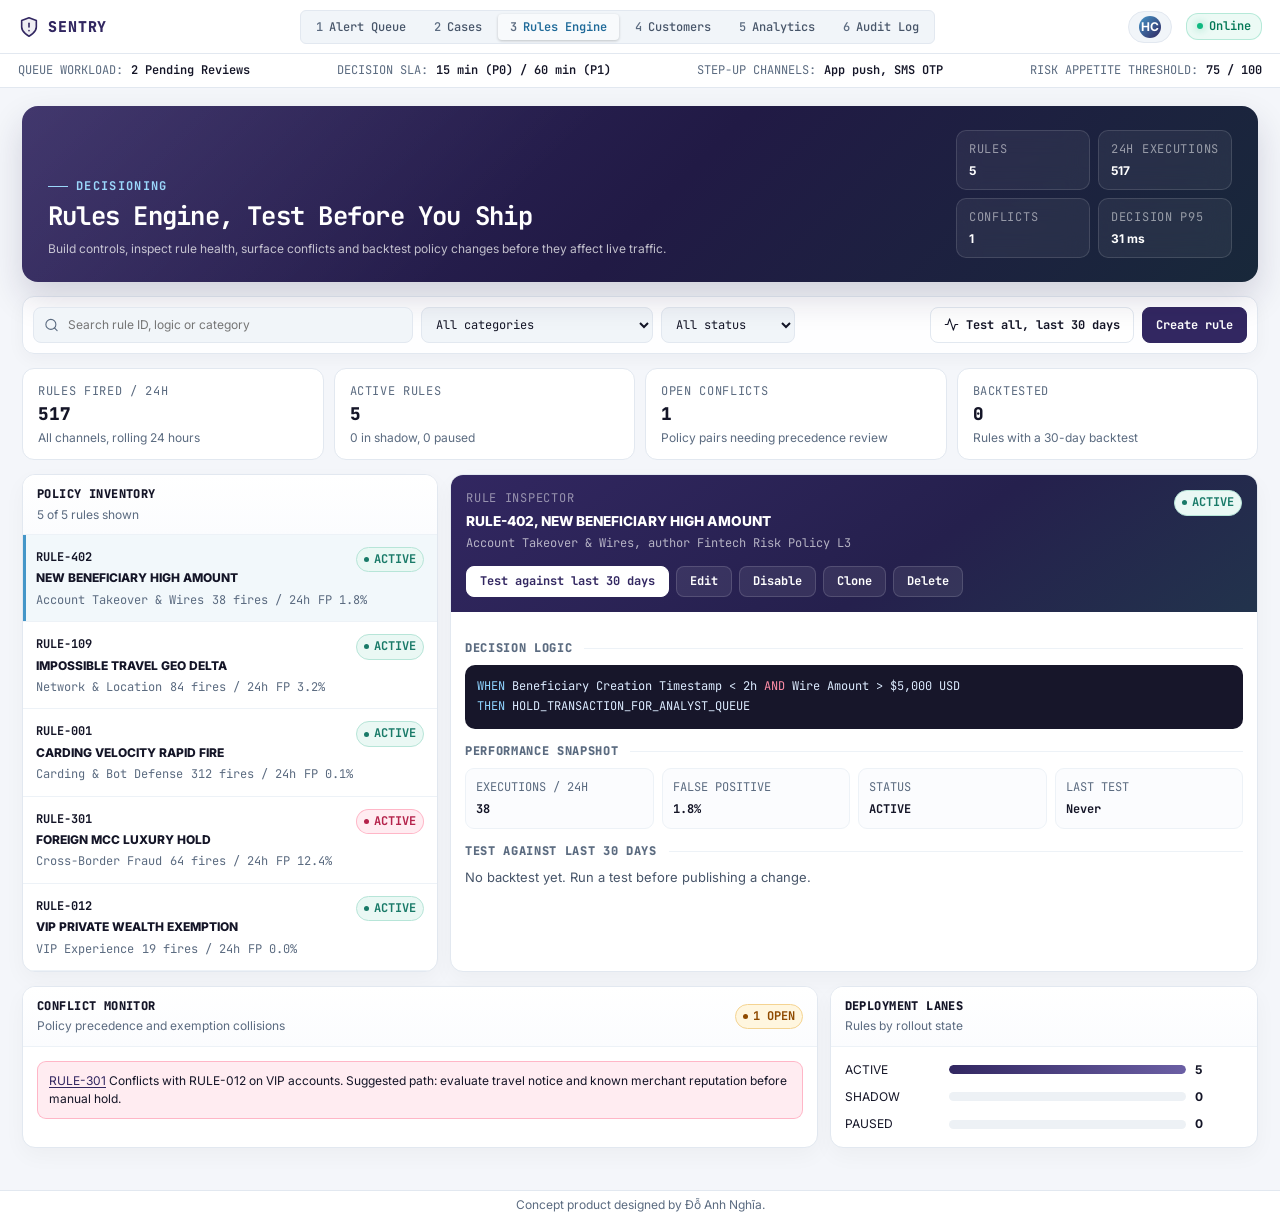
<file: rules.html>
<!DOCTYPE html>
<html lang="en">
<head>
  <meta charset="UTF-8">
  <meta name="viewport" content="width=device-width, initial-scale=1.0">
  <title>SENTRY — Rules Engine</title>
  <meta name="description" content="SENTRY rules engine and velocity limits view.">
  <link rel="preconnect" href="https://fonts.googleapis.com">
  <link rel="preconnect" href="https://fonts.gstatic.com" crossorigin>
  <link href="https://fonts.googleapis.com/css2?family=Inter:wght@400;500;600;700&family=JetBrains+Mono:wght@400;500;600;700&display=swap" rel="stylesheet" media="print" onload="this.media='all'">
  <link rel="stylesheet" href="css/styles.css">
</head>
<body>
  <main style="padding:24px;font-family:Inter,sans-serif">Loading SENTRY Rules Engine…</main>
  <script>
    (async () => {
      const targetView = 'rules';
      const response = await fetch('index.html', { cache: 'no-store' });
      if (!response.ok) throw new Error(`Failed to load SENTRY shell: ${response.status}`);
      const html = await response.text();
      const shell = new DOMParser().parseFromString(html, 'text/html');
      shell.querySelectorAll('script').forEach(script => script.remove());
      document.body.innerHTML = shell.body.innerHTML;
      const load = src => new Promise((resolve, reject) => {
        const script = document.createElement('script');
        script.src = src;
        script.onload = resolve;
        script.onerror = reject;
        document.body.appendChild(script);
      });
      for (const src of ['js/icons.js', 'js/data.js', 'js/store.js', 'js/visuals.js', 'js/app.js', 'js/accessibility.js']) await load(src);
      document.dispatchEvent(new Event('DOMContentLoaded'));
      window.sentryConsole?.switchView(targetView);
      document.documentElement.dataset.sentryReady = targetView;
    })().catch(error => {
      console.error(error);
      document.body.innerHTML = '<main style="padding:24px;font-family:Inter,sans-serif"><h1>Unable to load SENTRY Rules Engine</h1><p>Please reload the page.</p></main>';
    });
  </script>
</body>
</html>
</file>
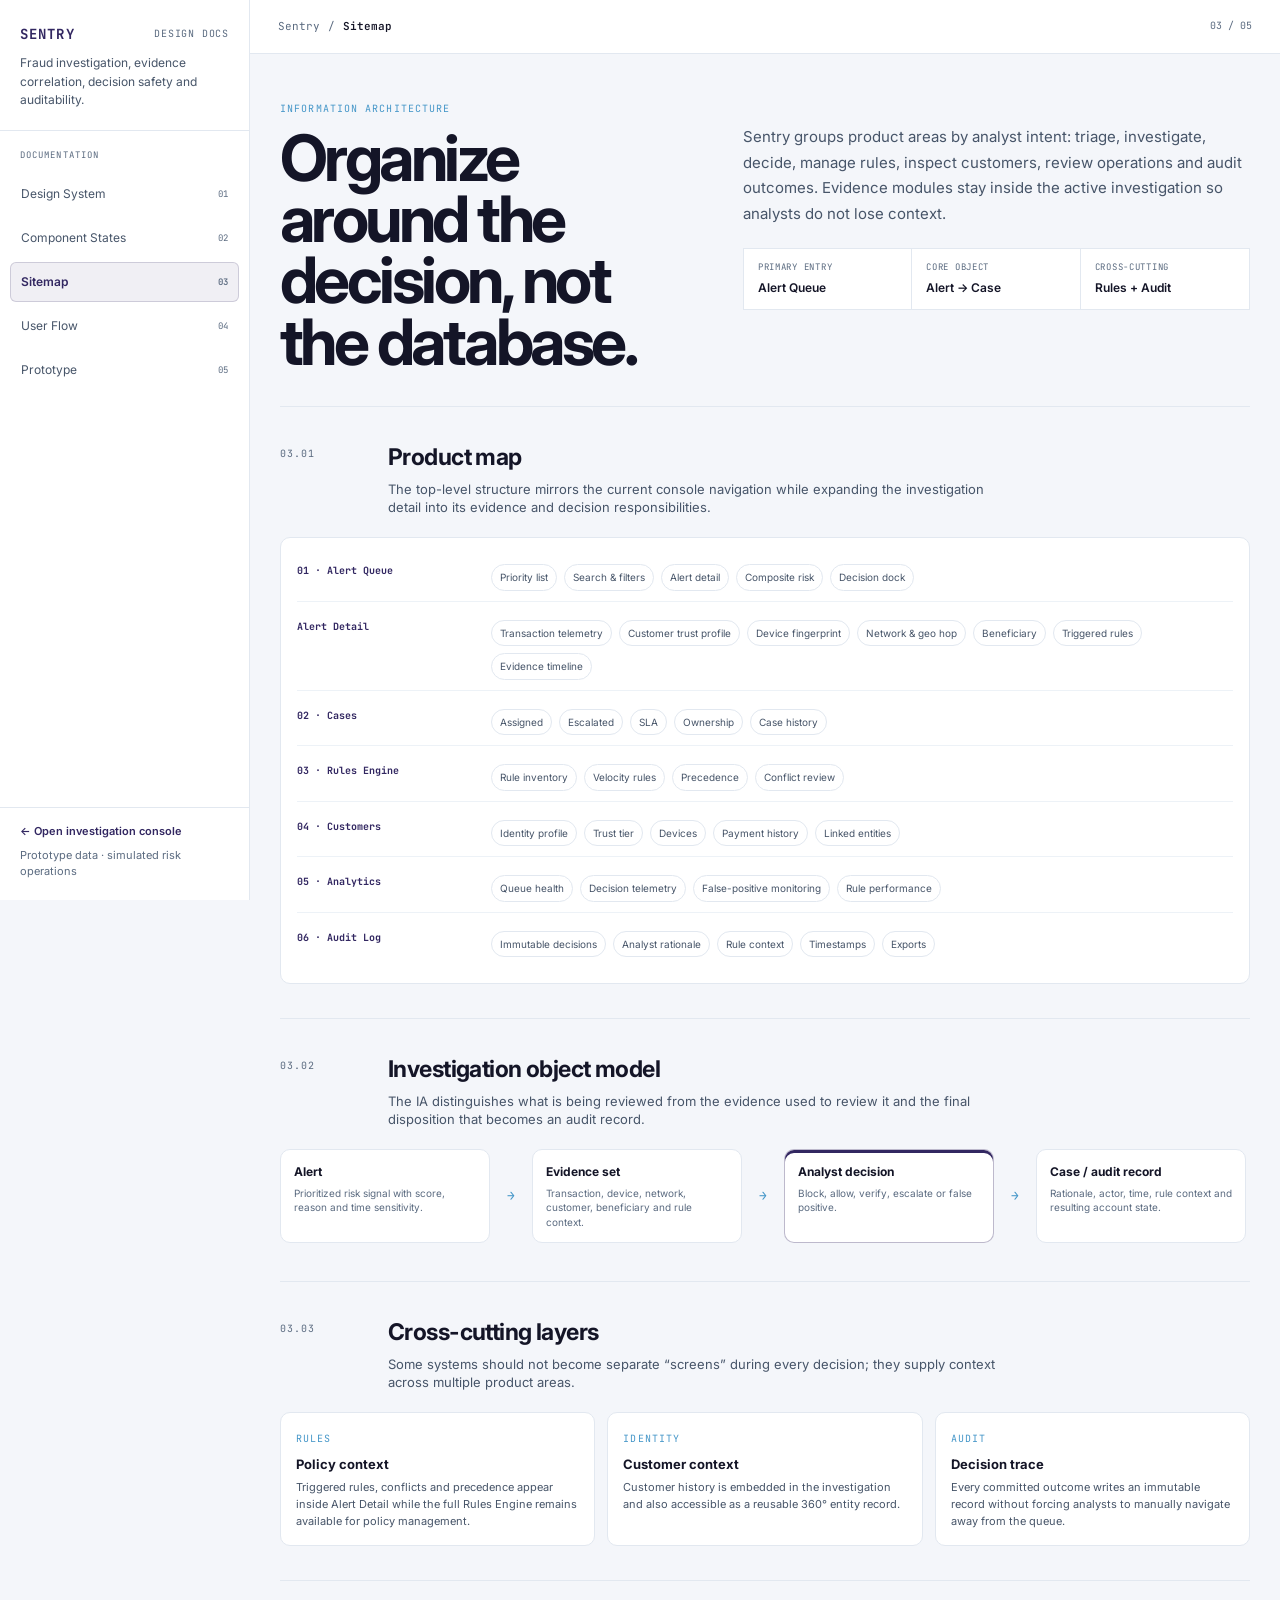
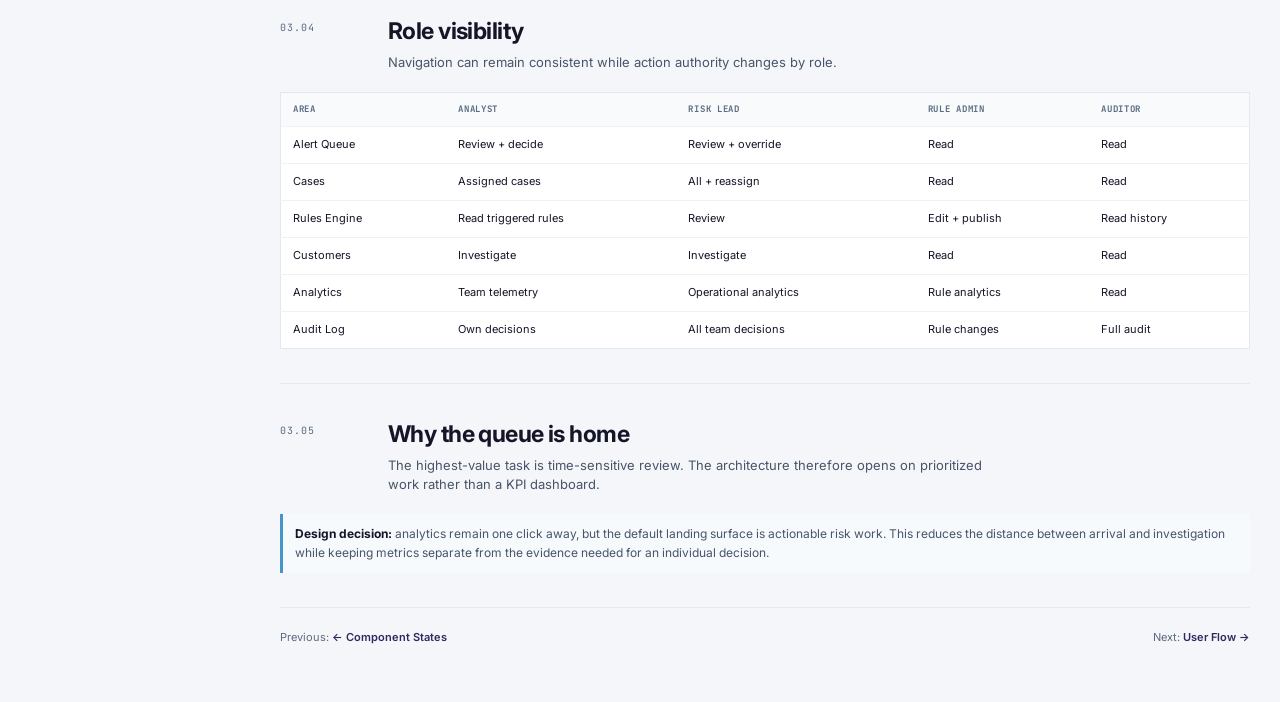
<file: sitemap.html>
<!DOCTYPE html>
<html lang="en">
<head>
  <meta charset="UTF-8"><meta name="viewport" content="width=device-width, initial-scale=1.0">
  <meta name="description" content="Sentry information architecture and sitemap for fraud and risk operations.">
  <title>SENTRY — Sitemap</title>
  <link rel="preconnect" href="https://fonts.googleapis.com"><link rel="preconnect" href="https://fonts.gstatic.com" crossorigin>
  <link href="https://fonts.googleapis.com/css2?family=Inter:wght@400;500;600;700&family=JetBrains+Mono:wght@400;500;600;700&display=swap" rel="stylesheet">
  <link rel="stylesheet" href="css/documentation.css">
</head>
<body class="docs-page">
<div class="docs-shell">
  <aside class="docs-sidebar" aria-label="Sentry documentation navigation"><div class="docs-brand"><div class="docs-brand-row"><strong>SENTRY</strong><span>DESIGN DOCS</span></div><p>Fraud investigation, evidence correlation, decision safety and auditability.</p></div><nav class="docs-nav"><p class="docs-nav-label">Documentation</p><a href="design-system.html"><span>Design System</span><span>01</span></a><a href="component-states.html"><span>Component States</span><span>02</span></a><a class="active" aria-current="page" href="sitemap.html"><span>Sitemap</span><span>03</span></a><a href="user-flow.html"><span>User Flow</span><span>04</span></a><a href="prototype.html"><span>Prototype</span><span>05</span></a></nav><div class="docs-sidebar-footer"><a href="index.html">← Open investigation console</a><p>Prototype data · simulated risk operations</p></div></aside>
  <main class="docs-main"><header class="docs-topbar"><div class="breadcrumb"><span>Sentry</span><span>/</span><strong>Sitemap</strong></div><span class="docs-index">03 / 05</span></header><div class="docs-content">
    <section class="docs-hero"><div><p class="eyebrow">Information architecture</p><h1>Organize around the decision, not the database.</h1></div><div class="docs-hero-copy"><p>Sentry groups product areas by analyst intent: triage, investigate, decide, manage rules, inspect customers, review operations and audit outcomes. Evidence modules stay inside the active investigation so analysts do not lose context.</p><div class="docs-meta"><div><span>Primary entry</span><strong>Alert Queue</strong></div><div><span>Core object</span><strong>Alert → Case</strong></div><div><span>Cross-cutting</span><strong>Rules + Audit</strong></div></div></div></section>

    <section class="docs-section"><div class="section-head"><span class="section-no">03.01</span><div><h2>Product map</h2><p>The top-level structure mirrors the current console navigation while expanding the investigation detail into its evidence and decision responsibilities.</p></div></div>
      <div class="doc-panel span-12"><div class="tree">
        <div class="tree-row"><strong>01 · Alert Queue</strong><div class="tree-children"><span class="tree-chip">Priority list</span><span class="tree-chip">Search & filters</span><span class="tree-chip">Alert detail</span><span class="tree-chip">Composite risk</span><span class="tree-chip">Decision dock</span></div></div>
        <div class="tree-row"><strong>Alert Detail</strong><div class="tree-children"><span class="tree-chip">Transaction telemetry</span><span class="tree-chip">Customer trust profile</span><span class="tree-chip">Device fingerprint</span><span class="tree-chip">Network & geo hop</span><span class="tree-chip">Beneficiary</span><span class="tree-chip">Triggered rules</span><span class="tree-chip">Evidence timeline</span></div></div>
        <div class="tree-row"><strong>02 · Cases</strong><div class="tree-children"><span class="tree-chip">Assigned</span><span class="tree-chip">Escalated</span><span class="tree-chip">SLA</span><span class="tree-chip">Ownership</span><span class="tree-chip">Case history</span></div></div>
        <div class="tree-row"><strong>03 · Rules Engine</strong><div class="tree-children"><span class="tree-chip">Rule inventory</span><span class="tree-chip">Velocity rules</span><span class="tree-chip">Precedence</span><span class="tree-chip">Conflict review</span></div></div>
        <div class="tree-row"><strong>04 · Customers</strong><div class="tree-children"><span class="tree-chip">Identity profile</span><span class="tree-chip">Trust tier</span><span class="tree-chip">Devices</span><span class="tree-chip">Payment history</span><span class="tree-chip">Linked entities</span></div></div>
        <div class="tree-row"><strong>05 · Analytics</strong><div class="tree-children"><span class="tree-chip">Queue health</span><span class="tree-chip">Decision telemetry</span><span class="tree-chip">False-positive monitoring</span><span class="tree-chip">Rule performance</span></div></div>
        <div class="tree-row"><strong>06 · Audit Log</strong><div class="tree-children"><span class="tree-chip">Immutable decisions</span><span class="tree-chip">Analyst rationale</span><span class="tree-chip">Rule context</span><span class="tree-chip">Timestamps</span><span class="tree-chip">Exports</span></div></div>
      </div></div>
    </section>

    <section class="docs-section"><div class="section-head"><span class="section-no">03.02</span><div><h2>Investigation object model</h2><p>The IA distinguishes what is being reviewed from the evidence used to review it and the final disposition that becomes an audit record.</p></div></div>
      <div class="flow"><div class="flow-node"><strong>Alert</strong><p>Prioritized risk signal with score, reason and time sensitivity.</p></div><div class="flow-arrow">→</div><div class="flow-node"><strong>Evidence set</strong><p>Transaction, device, network, customer, beneficiary and rule context.</p></div><div class="flow-arrow">→</div><div class="flow-node decision"><strong>Analyst decision</strong><p>Block, allow, verify, escalate or false positive.</p></div><div class="flow-arrow">→</div><div class="flow-node"><strong>Case / audit record</strong><p>Rationale, actor, time, rule context and resulting account state.</p></div></div>
    </section>

    <section class="docs-section"><div class="section-head"><span class="section-no">03.03</span><div><h2>Cross-cutting layers</h2><p>Some systems should not become separate “screens” during every decision; they supply context across multiple product areas.</p></div></div>
      <div class="branch-list"><div class="branch"><span class="tag">RULES</span><h3>Policy context</h3><p>Triggered rules, conflicts and precedence appear inside Alert Detail while the full Rules Engine remains available for policy management.</p></div><div class="branch"><span class="tag">IDENTITY</span><h3>Customer context</h3><p>Customer history is embedded in the investigation and also accessible as a reusable 360° entity record.</p></div><div class="branch"><span class="tag">AUDIT</span><h3>Decision trace</h3><p>Every committed outcome writes an immutable record without forcing analysts to manually navigate away from the queue.</p></div></div>
    </section>

    <section class="docs-section"><div class="section-head"><span class="section-no">03.04</span><div><h2>Role visibility</h2><p>Navigation can remain consistent while action authority changes by role.</p></div></div>
      <table class="token-table"><thead><tr><th>Area</th><th>Analyst</th><th>Risk lead</th><th>Rule admin</th><th>Auditor</th></tr></thead><tbody><tr><td>Alert Queue</td><td>Review + decide</td><td>Review + override</td><td>Read</td><td>Read</td></tr><tr><td>Cases</td><td>Assigned cases</td><td>All + reassign</td><td>Read</td><td>Read</td></tr><tr><td>Rules Engine</td><td>Read triggered rules</td><td>Review</td><td>Edit + publish</td><td>Read history</td></tr><tr><td>Customers</td><td>Investigate</td><td>Investigate</td><td>Read</td><td>Read</td></tr><tr><td>Analytics</td><td>Team telemetry</td><td>Operational analytics</td><td>Rule analytics</td><td>Read</td></tr><tr><td>Audit Log</td><td>Own decisions</td><td>All team decisions</td><td>Rule changes</td><td>Full audit</td></tr></tbody></table>
    </section>

    <section class="docs-section"><div class="section-head"><span class="section-no">03.05</span><div><h2>Why the queue is home</h2><p>The highest-value task is time-sensitive review. The architecture therefore opens on prioritized work rather than a KPI dashboard.</p></div></div><div class="annotation"><strong>Design decision:</strong> analytics remain one click away, but the default landing surface is actionable risk work. This reduces the distance between arrival and investigation while keeping metrics separate from the evidence needed for an individual decision.</div></section>

    <footer class="docs-footer"><span>Previous: <a href="component-states.html">← Component States</a></span><span>Next: <a href="user-flow.html">User Flow →</a></span></footer>
  </div></main>
</div>
</body>
</html>
</file>
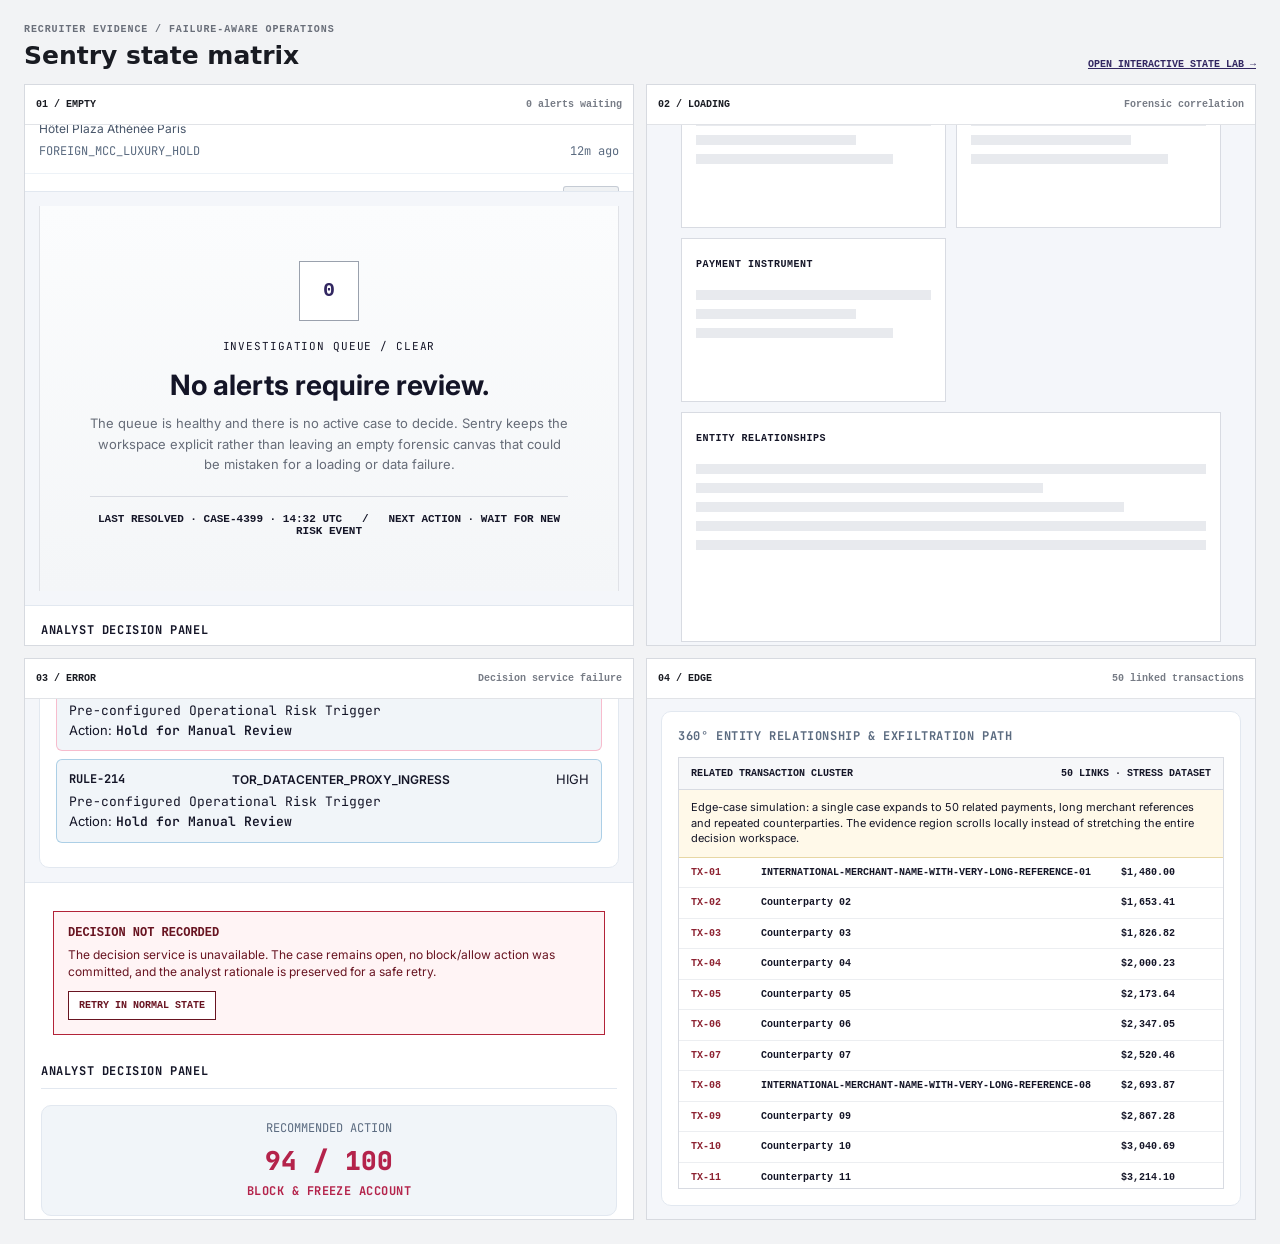
<file: state-matrix.html>
<!doctype html>
<html lang="en">
<head>
  <meta charset="utf-8">
  <meta name="viewport" content="width=device-width,initial-scale=1">
  <meta name="robots" content="noindex,follow">
  <title>SENTRY — Operational State Matrix</title>
  <style>
    *{box-sizing:border-box}html,body{margin:0;background:#f2f3f5;color:#191b22;font-family:Inter,ui-sans-serif,system-ui,-apple-system,BlinkMacSystemFont,"Segoe UI",sans-serif}body{padding:24px}.head{display:flex;justify-content:space-between;align-items:end;gap:20px;margin-bottom:14px}.head p{font:700 10px ui-monospace,monospace;letter-spacing:.09em;color:#6a6f7a;margin:0 0 6px}.head h1{font-size:25px;margin:0}.head a{font:700 10px ui-monospace,monospace;color:#322761}.grid{display:grid;grid-template-columns:1fr 1fr;gap:12px}.tile{min-width:0;border:1px solid #d7dae0;background:#fff}.tile-head{height:40px;padding:0 11px;display:flex;align-items:center;justify-content:space-between;border-bottom:1px solid #e1e3e7;font:700 10px ui-monospace,monospace}.tile-head span{color:#777c86;font-weight:600}.viewport{height:520px}.viewport iframe{display:block;width:100%;height:100%;border:0;background:white}@media(max-width:1050px){.grid{grid-template-columns:1fr}.viewport{height:600px}}@media(max-width:620px){body{padding:12px}.head{display:block}.head a{display:inline-block;margin-top:10px}.viewport{height:640px}}
  </style>
</head>
<body>
<header class="head"><div><p>RECRUITER EVIDENCE / FAILURE-AWARE OPERATIONS</p><h1>Sentry state matrix</h1></div><a href="recruiter-state-lab.html?state=normal">OPEN INTERACTIVE STATE LAB →</a></header>
<main class="grid">
  <section class="tile"><div class="tile-head"><strong>01 / EMPTY</strong><span>0 alerts waiting</span></div><div class="viewport"><iframe data-state="empty" title="Sentry empty queue state" src="recruiter-state-lab.html?state=empty&pin=1&matrix=1"></iframe></div></section>
  <section class="tile"><div class="tile-head"><strong>02 / LOADING</strong><span>Forensic correlation</span></div><div class="viewport"><iframe data-state="loading" title="Sentry forensic loading state" src="recruiter-state-lab.html?state=loading&pin=1&matrix=1"></iframe></div></section>
  <section class="tile"><div class="tile-head"><strong>03 / ERROR</strong><span>Decision service failure</span></div><div class="viewport"><iframe data-state="error" title="Sentry decision error state" src="recruiter-state-lab.html?state=error&pin=1&matrix=1"></iframe></div></section>
  <section class="tile"><div class="tile-head"><strong>04 / EDGE</strong><span>50 linked transactions</span></div><div class="viewport"><iframe data-state="edge" title="Sentry evidence stress state" src="recruiter-state-lab.html?state=edge&pin=1&matrix=1"></iframe></div></section>
</main>
<script>
  const selectorFor={empty:'.sentry-lab-empty',loading:'.sentry-lab-loading',error:'.sentry-lab-error',edge:'.sentry-lab-linked'};
  const focusState=(outer)=>{
    try{
      const lab=outer.contentDocument;
      const bar=lab.querySelector('.labbar'); if(bar) bar.style.display='none';
      const flag=lab.querySelector('.flag'); if(flag) flag.style.display='none';
      const wrap=lab.querySelector('.wrap'); if(wrap) wrap.style.height='100%';
      const product=lab.querySelector('#frame');
      const selector=selectorFor[outer.dataset.state];
      const focus=()=>{try{const target=product?.contentDocument?.querySelector(selector);if(target){target.scrollIntoView({block:'center'});product.contentWindow.scrollBy(0,-14)}}catch{}};
      product?.addEventListener('load',()=>setTimeout(focus,520),{once:true});
      setTimeout(focus,760);
    }catch{}
  };
  document.querySelectorAll('iframe[data-state]').forEach(frame=>frame.addEventListener('load',()=>focusState(frame)));
</script>
</body>
</html>
</file>
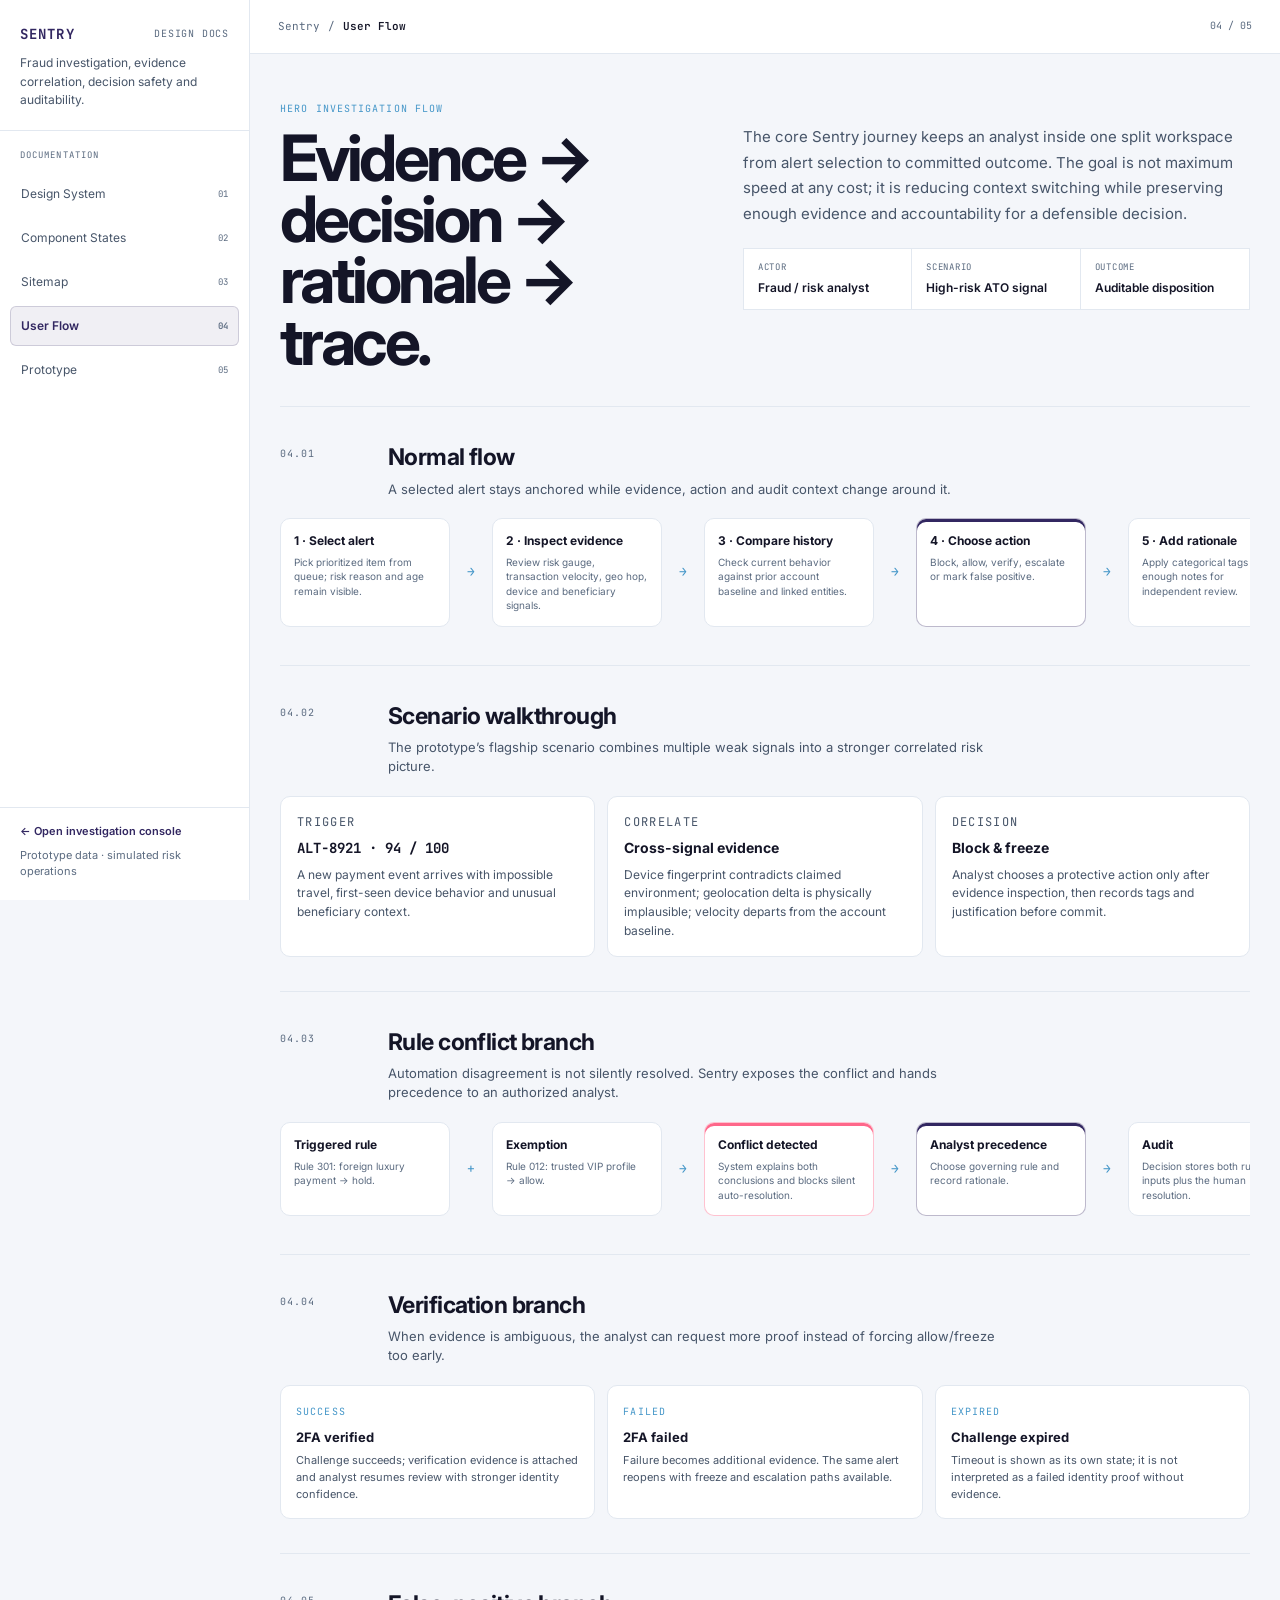
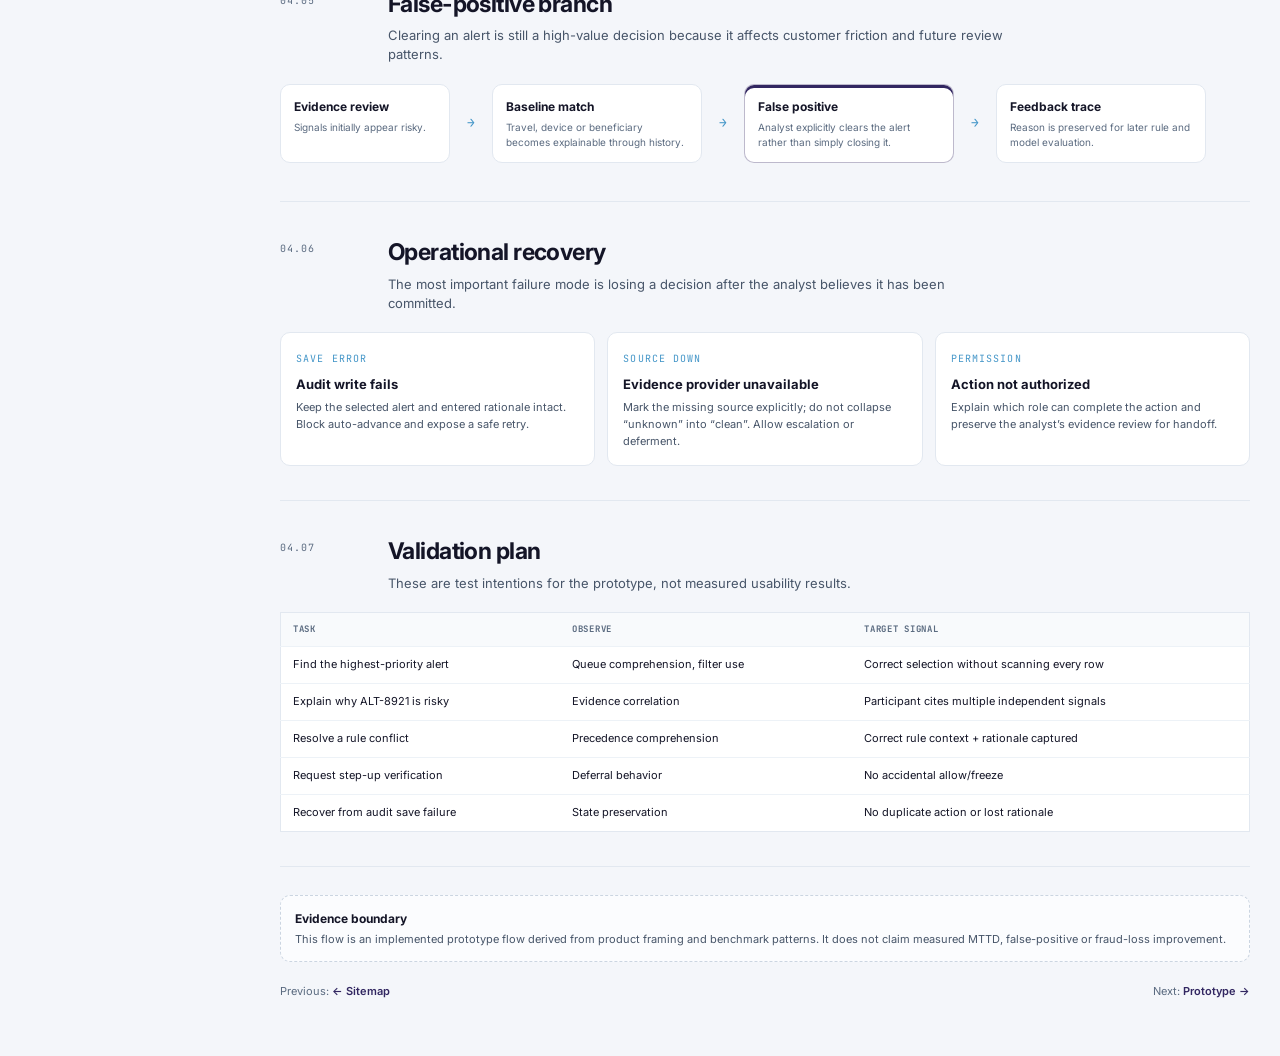
<file: user-flow.html>
<!DOCTYPE html>
<html lang="en">
<head>
  <meta charset="UTF-8"><meta name="viewport" content="width=device-width, initial-scale=1.0">
  <meta name="description" content="Sentry user flow for alert triage, evidence review, high-stakes decisions and recovery.">
  <title>SENTRY — User Flow</title>
  <link rel="preconnect" href="https://fonts.googleapis.com"><link rel="preconnect" href="https://fonts.gstatic.com" crossorigin>
  <link href="https://fonts.googleapis.com/css2?family=Inter:wght@400;500;600;700&family=JetBrains+Mono:wght@400;500;600;700&display=swap" rel="stylesheet">
  <link rel="stylesheet" href="css/documentation.css">
</head>
<body class="docs-page">
<div class="docs-shell">
  <aside class="docs-sidebar" aria-label="Sentry documentation navigation"><div class="docs-brand"><div class="docs-brand-row"><strong>SENTRY</strong><span>DESIGN DOCS</span></div><p>Fraud investigation, evidence correlation, decision safety and auditability.</p></div><nav class="docs-nav"><p class="docs-nav-label">Documentation</p><a href="design-system.html"><span>Design System</span><span>01</span></a><a href="component-states.html"><span>Component States</span><span>02</span></a><a href="sitemap.html"><span>Sitemap</span><span>03</span></a><a class="active" aria-current="page" href="user-flow.html"><span>User Flow</span><span>04</span></a><a href="prototype.html"><span>Prototype</span><span>05</span></a></nav><div class="docs-sidebar-footer"><a href="index.html">← Open investigation console</a><p>Prototype data · simulated risk operations</p></div></aside>
  <main class="docs-main"><header class="docs-topbar"><div class="breadcrumb"><span>Sentry</span><span>/</span><strong>User Flow</strong></div><span class="docs-index">04 / 05</span></header><div class="docs-content">
    <section class="docs-hero"><div><p class="eyebrow">Hero investigation flow</p><h1>Evidence → decision → rationale → trace.</h1></div><div class="docs-hero-copy"><p>The core Sentry journey keeps an analyst inside one split workspace from alert selection to committed outcome. The goal is not maximum speed at any cost; it is reducing context switching while preserving enough evidence and accountability for a defensible decision.</p><div class="docs-meta"><div><span>Actor</span><strong>Fraud / risk analyst</strong></div><div><span>Scenario</span><strong>High-risk ATO signal</strong></div><div><span>Outcome</span><strong>Auditable disposition</strong></div></div></div></section>

    <section class="docs-section"><div class="section-head"><span class="section-no">04.01</span><div><h2>Normal flow</h2><p>A selected alert stays anchored while evidence, action and audit context change around it.</p></div></div>
      <div class="flow"><div class="flow-node"><strong>1 · Select alert</strong><p>Pick prioritized item from queue; risk reason and age remain visible.</p></div><div class="flow-arrow">→</div><div class="flow-node"><strong>2 · Inspect evidence</strong><p>Review risk gauge, transaction velocity, geo hop, device and beneficiary signals.</p></div><div class="flow-arrow">→</div><div class="flow-node"><strong>3 · Compare history</strong><p>Check current behavior against prior account baseline and linked entities.</p></div><div class="flow-arrow">→</div><div class="flow-node decision"><strong>4 · Choose action</strong><p>Block, allow, verify, escalate or mark false positive.</p></div><div class="flow-arrow">→</div><div class="flow-node"><strong>5 · Add rationale</strong><p>Apply categorical tags and enough notes for independent review.</p></div><div class="flow-arrow">→</div><div class="flow-node"><strong>6 · Commit & advance</strong><p>Write audit record, update state and move to next priority item.</p></div></div>
    </section>

    <section class="docs-section"><div class="section-head"><span class="section-no">04.02</span><div><h2>Scenario walkthrough</h2><p>The prototype’s flagship scenario combines multiple weak signals into a stronger correlated risk picture.</p></div></div>
      <div class="docs-grid">
        <div class="doc-panel span-4"><p class="panel-kicker">Trigger</p><h3 class="mono">ALT-8921 · 94 / 100</h3><p>A new payment event arrives with impossible travel, first-seen device behavior and unusual beneficiary context.</p></div>
        <div class="doc-panel span-4"><p class="panel-kicker">Correlate</p><h3>Cross-signal evidence</h3><p>Device fingerprint contradicts claimed environment; geolocation delta is physically implausible; velocity departs from the account baseline.</p></div>
        <div class="doc-panel span-4"><p class="panel-kicker">Decision</p><h3>Block & freeze</h3><p>Analyst chooses a protective action only after evidence inspection, then records tags and justification before commit.</p></div>
      </div>
    </section>

    <section class="docs-section"><div class="section-head"><span class="section-no">04.03</span><div><h2>Rule conflict branch</h2><p>Automation disagreement is not silently resolved. Sentry exposes the conflict and hands precedence to an authorized analyst.</p></div></div>
      <div class="flow"><div class="flow-node"><strong>Triggered rule</strong><p>Rule 301: foreign luxury payment → hold.</p></div><div class="flow-arrow">+</div><div class="flow-node"><strong>Exemption</strong><p>Rule 012: trusted VIP profile → allow.</p></div><div class="flow-arrow">→</div><div class="flow-node exception"><strong>Conflict detected</strong><p>System explains both conclusions and blocks silent auto-resolution.</p></div><div class="flow-arrow">→</div><div class="flow-node decision"><strong>Analyst precedence</strong><p>Choose governing rule and record rationale.</p></div><div class="flow-arrow">→</div><div class="flow-node"><strong>Audit</strong><p>Decision stores both rule inputs plus the human resolution.</p></div></div>
    </section>

    <section class="docs-section"><div class="section-head"><span class="section-no">04.04</span><div><h2>Verification branch</h2><p>When evidence is ambiguous, the analyst can request more proof instead of forcing allow/freeze too early.</p></div></div>
      <div class="branch-list"><div class="branch"><span class="tag">SUCCESS</span><h3>2FA verified</h3><p>Challenge succeeds; verification evidence is attached and analyst resumes review with stronger identity confidence.</p></div><div class="branch"><span class="tag">FAILED</span><h3>2FA failed</h3><p>Failure becomes additional evidence. The same alert reopens with freeze and escalation paths available.</p></div><div class="branch"><span class="tag">EXPIRED</span><h3>Challenge expired</h3><p>Timeout is shown as its own state; it is not interpreted as a failed identity proof without evidence.</p></div></div>
    </section>

    <section class="docs-section"><div class="section-head"><span class="section-no">04.05</span><div><h2>False-positive branch</h2><p>Clearing an alert is still a high-value decision because it affects customer friction and future review patterns.</p></div></div>
      <div class="flow"><div class="flow-node"><strong>Evidence review</strong><p>Signals initially appear risky.</p></div><div class="flow-arrow">→</div><div class="flow-node"><strong>Baseline match</strong><p>Travel, device or beneficiary becomes explainable through history.</p></div><div class="flow-arrow">→</div><div class="flow-node decision"><strong>False positive</strong><p>Analyst explicitly clears the alert rather than simply closing it.</p></div><div class="flow-arrow">→</div><div class="flow-node"><strong>Feedback trace</strong><p>Reason is preserved for later rule and model evaluation.</p></div></div>
    </section>

    <section class="docs-section"><div class="section-head"><span class="section-no">04.06</span><div><h2>Operational recovery</h2><p>The most important failure mode is losing a decision after the analyst believes it has been committed.</p></div></div>
      <div class="branch-list"><div class="branch"><span class="tag">SAVE ERROR</span><h3>Audit write fails</h3><p>Keep the selected alert and entered rationale intact. Block auto-advance and expose a safe retry.</p></div><div class="branch"><span class="tag">SOURCE DOWN</span><h3>Evidence provider unavailable</h3><p>Mark the missing source explicitly; do not collapse “unknown” into “clean”. Allow escalation or deferment.</p></div><div class="branch"><span class="tag">PERMISSION</span><h3>Action not authorized</h3><p>Explain which role can complete the action and preserve the analyst’s evidence review for handoff.</p></div></div>
    </section>

    <section class="docs-section"><div class="section-head"><span class="section-no">04.07</span><div><h2>Validation plan</h2><p>These are test intentions for the prototype, not measured usability results.</p></div></div>
      <table class="token-table"><thead><tr><th>Task</th><th>Observe</th><th>Target signal</th></tr></thead><tbody><tr><td>Find the highest-priority alert</td><td>Queue comprehension, filter use</td><td>Correct selection without scanning every row</td></tr><tr><td>Explain why ALT-8921 is risky</td><td>Evidence correlation</td><td>Participant cites multiple independent signals</td></tr><tr><td>Resolve a rule conflict</td><td>Precedence comprehension</td><td>Correct rule context + rationale captured</td></tr><tr><td>Request step-up verification</td><td>Deferral behavior</td><td>No accidental allow/freeze</td></tr><tr><td>Recover from audit save failure</td><td>State preservation</td><td>No duplicate action or lost rationale</td></tr></tbody></table>
    </section>

    <div class="evidence-boundary" style="margin-top:28px"><strong>Evidence boundary</strong><p>This flow is an implemented prototype flow derived from product framing and benchmark patterns. It does not claim measured MTTD, false-positive or fraud-loss improvement.</p></div>
    <footer class="docs-footer"><span>Previous: <a href="sitemap.html">← Sitemap</a></span><span>Next: <a href="prototype.html">Prototype →</a></span></footer>
  </div></main>
</div>
</body>
</html>
</file>
<file: css/styles.css>
/* ==========================================================================
   SENTRY // Visual-First Fraud & Risk Operations Console
   Aesthetics Inspired by Modern High-Density Fintech Dashboards (Ref. Xihu)
   Diagrams, Wave Charts, Radial Donut Gauges, Virtual Cards & Flight Hop Maps
   ========================================================================== */

:root {
  /* SENTRY // Clean Clinical Light Theme (Primary Console Theme) */
  --bg-app: #F4F6FA;
  --bg-surface: #FFFFFF;
  --bg-surface-elevated: #F8FAFC;
  --bg-surface-hover: #EEF2F6;
  --bg-surface-input: #F1F5F9;

  /* Button color requested: #322761 */
  --btn-primary: #322761;
  --btn-primary-hover: #3E3275;
  --btn-primary-active: #281F50;

  --border-color: #E2E8F0;
  --border-subtle: #EDF2F7;
  --border-strong: #CBD5E1;
  --border-focus: #4496C8;

  /* High-contrast dark typography for clinical light theme */
  --text-primary: #141527;
  --text-secondary: #475569;
  --text-muted: #5B6B80;
  --text-inverse: #FFFFFF;

  /* Highlight Colors: #4496C8 and #FE678A */
  --accent-cyan: #4496C8;
  --accent-blue: #4496C8;
  --accent-pink: #FE678A;
  --accent-purple: #322761;
  --accent-amber: #FE678A;
  --accent-green: #4496C8;

  --risk-high: #FE678A;
  --risk-high-bg: rgba(254, 103, 138, 0.12);
  --risk-high-border: rgba(254, 103, 138, 0.4);

  --risk-warn: #4496C8;
  --risk-warn-bg: rgba(68, 150, 200, 0.12);
  --risk-warn-border: rgba(68, 150, 200, 0.4);

  --risk-clean: #4496C8;
  --risk-clean-bg: rgba(68, 150, 200, 0.1);
  --risk-clean-border: rgba(68, 150, 200, 0.3);

  --risk-conflict: #FE678A;
  --risk-conflict-bg: rgba(254, 103, 138, 0.12);
  --risk-conflict-border: rgba(254, 103, 138, 0.4);

  --risk-frozen: #556274;
  --risk-frozen-bg: rgba(100, 116, 139, 0.1);
  --risk-frozen-border: rgba(100, 116, 139, 0.3);

  /* Text-safe variants of the accent colors (WCAG AA on light surfaces) */
  --risk-high-text: #B4234B;
  --accent-blue-text: #1F6A99;
  --success-text: #047857;

  /* Typography */
  --font-body: 'Inter', -apple-system, BlinkMacSystemFont, 'Segoe UI', sans-serif;
  --font-mono: 'JetBrains Mono', monospace;

  /* Card Geometry */
  --radius-sm: 6px;
  --radius-md: 10px;
  --radius-lg: 14px;
}

/* Reset */
*, *::before, *::after {
  box-sizing: border-box;
  margin: 0;
  padding: 0;
}

html, body {
  height: 100%;
  font-family: var(--font-body);
  font-size: 13px;
  line-height: 1.45;
  color: var(--text-primary);
  background-color: var(--bg-app);
  -webkit-font-smoothing: antialiased;
}

/* Monospace Utilities */
.mono { font-family: var(--font-mono); }
.bold { font-weight: 600; }
.text-muted { color: var(--text-muted); }
.text-danger { color: var(--risk-high-text); }
.text-warning { color: var(--accent-blue-text); }
.text-clean { color: var(--accent-blue-text); }

/* Minimalist Icon System (Line-art Geometric SVGs) */
.sentry-icon {
  width: 15px;
  height: 15px;
  display: inline-block;
  vertical-align: middle;
  stroke-width: 1.75;
  stroke: currentColor;
  fill: none;
  stroke-linecap: round;
  stroke-linejoin: round;
  flex-shrink: 0;
}

.sentry-icon-lg {
  width: 18px;
  height: 18px;
}

.sentry-icon-sm {
  width: 13px;
  height: 13px;
}

/* Scrollbars */
::-webkit-scrollbar { width: 5px; height: 5px; }
::-webkit-scrollbar-track { background: var(--bg-surface-input); }
::-webkit-scrollbar-thumb { background: var(--border-strong); border-radius: 2px; }
::-webkit-scrollbar-thumb:hover { background: var(--text-muted); }

/* ==========================================================================
   Header: Top Navigation Strip
   ========================================================================== */
.sentry-top-bar {
  height: 54px;
  background: var(--bg-surface);
  border-bottom: 1px solid var(--border-color);
  display: flex;
  align-items: center;
  justify-content: space-between;
  padding: 0 18px;
  position: sticky;
  top: 0;
  z-index: 50;
}

.brand-section {
  display: flex;
  align-items: center;
  gap: 12px;
}

.brand-mark {
  display: flex;
  align-items: center;
  gap: 8px;
  color: var(--btn-primary); /* #322761 */
}

.brand-shield-svg {
  width: 22px;
  height: 22px;
  stroke: var(--btn-primary); /* #322761 */
  fill: rgba(50, 39, 97, 0.08);
}

.brand-name {
  font-family: var(--font-mono);
  font-size: 1.15rem;
  font-weight: 800;
  letter-spacing: 0.06em;
  color: var(--btn-primary); /* #322761 */
}

.console-label {
  font-family: var(--font-body);
  font-size: 12px;
  color: var(--text-muted);
  font-weight: 500;
  padding-left: 10px;
  border-left: 1px solid var(--border-color);
}

/* Nav Tabs */
.nav-tabs-group {
  display: flex;
  align-items: center;
  gap: 4px;
  background: var(--bg-surface-input);
  padding: 3px;
  border-radius: var(--radius-sm);
  border: 1px solid var(--border-color);
}

.nav-tab {
  background: transparent;
  border: none;
  color: var(--text-secondary);
  font-family: var(--font-mono);
  font-size: 12px;
  font-weight: 500;
  padding: 5px 12px;
  border-radius: 4px;
  cursor: pointer;
  display: inline-flex;
  align-items: center;
  gap: 6px;
  transition: all 0.15s ease;
}

.nav-tab:hover {
  color: var(--text-primary);
}

.nav-tab.active {
  background: var(--bg-surface-elevated);
  color: var(--accent-blue-text);
  box-shadow: 0 1px 3px rgba(0,0,0,0.2);
  font-weight: 600;
}

.nav-tab .tab-idx {
  font-size: 12px;
  color: var(--text-muted);
}

/* Header Right */
.header-right {
  display: flex;
  align-items: center;
  gap: 14px;
}

.shift-status-pill {
  display: flex;
  align-items: center;
  gap: 6px;
  font-size: 12px;
  font-family: var(--font-mono);
  color: var(--text-muted);
}

.shift-status-dot {
  width: 6px;
  height: 6px;
  border-radius: 50%;
  background: var(--accent-green);
  box-shadow: 0 0 6px var(--accent-green);
}

.analyst-badge {
  display: flex;
  align-items: center;
  gap: 8px;
  padding: 4px 10px;
  background: var(--bg-surface-input);
  border: 1px solid var(--border-color);
  border-radius: 20px;
  font-size: 12px;
  font-weight: 500;
}

.analyst-avatar {
  width: 22px;
  height: 22px;
  border-radius: 50%;
  background: linear-gradient(135deg, var(--accent-cyan), var(--accent-purple));
  color: #FFFFFF;
  display: flex;
  align-items: center;
  justify-content: center;
  font-size: 12px;
  font-weight: 700;
}

.system-status-indicator {
  display: inline-flex;
  align-items: center;
  gap: 6px;
  font-family: var(--font-mono);
  font-size: 12px;
  font-weight: 600;
  color: var(--success-text);
  background: rgba(16, 185, 129, 0.08);
  border: 1px solid rgba(16, 185, 129, 0.25);
  padding: 4px 10px;
  border-radius: 12px;
}

.pulse-dot {
  width: 6px;
  height: 6px;
  border-radius: 50%;
  background: #10B981;
  box-shadow: 0 0 8px rgba(16, 185, 129, 0.6);
  animation: pulseStatus 2s infinite ease-in-out;
}

@keyframes pulseStatus {
  0%, 100% { opacity: 1; transform: scale(1); }
  50% { opacity: 0.4; transform: scale(0.85); }
}

/* ==========================================================================
   Operational Ticker KPI Bar
   ========================================================================== */
.sentry-kpi-strip {
  background: var(--bg-surface);
  border-bottom: 1px solid var(--border-color);
  padding: 8px 18px;
  display: flex;
  align-items: center;
  justify-content: space-between;
  gap: 16px;
  font-size: 12px;
}

.kpi-block {
  display: flex;
  align-items: center;
  gap: 8px;
}

.kpi-lbl {
  font-family: var(--font-mono);
  font-size: 12px;
  color: var(--text-muted);
  text-transform: uppercase;
}

.kpi-val {
  font-family: var(--font-mono);
  font-weight: 600;
  color: var(--text-primary);
}

/* ==========================================================================
   Views Router
   ========================================================================== */
.console-view {
  display: none;
}

.console-view.active {
  display: block;
}

/* ==========================================================================
   HERO SCREEN: Split Investigation Workspace
   [ Alert Queue (300px) | Evidence Workspace (1fr) | Decision Panel (300px) ]
   ========================================================================== */
.split-workspace-layout {
  display: grid;
  grid-template-columns: 280px minmax(0, 1fr) 280px;
  height: calc(100vh - 54px - 37px);
  overflow: hidden;
}

/* --- Left Rail: Alert Queue --- */
.split-queue-rail {
  background: var(--bg-surface);
  border-right: 1px solid var(--border-color);
  display: flex;
  flex-direction: column;
  overflow: hidden;
  min-width: 0;
}

.queue-header-box {
  padding: 12px 14px;
  border-bottom: 1px solid var(--border-color);
  display: flex;
  flex-direction: column;
  gap: 10px;
}

.queue-title-row {
  display: flex;
  align-items: center;
  justify-content: space-between;
}

.queue-title {
  font-family: var(--font-mono);
  font-size: 12px;
  font-weight: 700;
  letter-spacing: 0.04em;
  text-transform: uppercase;
}

.queue-count-pill {
  font-family: var(--font-mono);
  font-size: 12px;
  font-weight: 600;
  background: var(--btn-primary);
  border: 1px solid rgba(68, 150, 200, 0.35);
  padding: 2px 8px;
  border-radius: 12px;
  color: #FFFFFF;
}

.queue-search-input {
  width: 100%;
  background: var(--bg-surface-input);
  border: 1px solid var(--border-color);
  color: var(--text-primary);
  font-family: var(--font-body);
  font-size: 12px;
  padding: 7px 10px;
  border-radius: var(--radius-sm);
  outline: none;
}

.queue-search-input:focus {
  border-color: var(--border-focus);
}

.filter-buttons-row {
  display: flex;
  gap: 4px;
  flex-wrap: wrap;
  padding-bottom: 2px;
}

.filter-btn {
  background: transparent;
  border: 1px solid transparent;
  color: var(--text-muted);
  font-family: var(--font-mono);
  font-size: 12px;
  padding: 4px 9px;
  border-radius: 4px;
  cursor: pointer;
  white-space: nowrap;
  transition: all 0.15s ease;
}

.filter-btn:hover {
  background: var(--bg-surface-hover);
  color: #FFFFFF;
}

.filter-btn.active {
  background: var(--btn-primary);
  color: #FFFFFF;
  border-color: var(--accent-blue);
  font-weight: 600;
  box-shadow: 0 2px 8px rgba(50, 39, 97, 0.4);
}

.alert-queue-list {
  flex: 1;
  overflow-y: auto;
}

.queue-alert-card {
  padding: 12px 14px;
  border-bottom: 1px solid var(--border-subtle);
  cursor: pointer;
  display: flex;
  flex-direction: column;
  gap: 4px;
  transition: all 0.15s ease;
  border-left: 0;
}

.queue-alert-card:hover {
  background: var(--bg-surface-hover);
}

.queue-alert-card.active {
  background: var(--bg-surface-elevated);
  box-shadow: inset 0 0 0 2px var(--btn-primary);
}

.alert-card-top {
  display: flex;
  align-items: center;
  justify-content: space-between;
}

.alert-card-id {
  font-size: 12px;
  color: var(--text-muted);
}

.alert-card-cust {
  font-weight: 600;
  font-size: 12px;
  color: var(--text-primary);
}

.alert-card-amt {
  font-size: 12px;
  font-weight: 700;
  color: var(--text-primary);
}

.alert-card-merchant {
  font-size: 12px;
  color: var(--text-secondary);
  white-space: nowrap;
  overflow: hidden;
  text-overflow: ellipsis;
}

.alert-card-bottom {
  display: flex;
  align-items: center;
  justify-content: space-between;
  margin-top: 2px;
  font-size: 12px;
  color: var(--text-muted);
}

/* Status Badges */
.badge-status {
  font-family: var(--font-mono);
  font-size: 12px;
  font-weight: 700;
  padding: 2px 6px;
  border-radius: 3px;
  text-transform: uppercase;
}

.badge-danger {
  background: var(--risk-high-bg);
  color: var(--risk-high-text);
  border: 1px solid var(--risk-high-border);
}

.badge-warning {
  background: var(--risk-warn-bg);
  color: var(--accent-blue-text);
  border: 1px solid var(--risk-warn-border);
}

.badge-clean {
  background: var(--risk-clean-bg);
  color: var(--accent-blue-text);
  border: 1px solid var(--risk-clean-border);
}

.badge-conflict {
  background: var(--risk-conflict-bg);
  color: var(--risk-high-text);
  border: 1px solid var(--risk-conflict-border);
}

.badge-frozen {
  background: var(--risk-frozen-bg);
  color: var(--risk-frozen);
  border: 1px solid var(--risk-frozen-border);
}

/* --- Center Canvas: Evidence Workspace --- */
.split-evidence-canvas {
  background: var(--bg-app);
  overflow-y: auto;
  padding: 16px 20px;
  display: flex;
  flex-direction: column;
  gap: 16px;
  min-width: 0;
}

.evidence-header-strip {
  background: var(--bg-surface);
  border: 1px solid var(--border-color);
  border-radius: var(--radius-md);
  padding: 14px;
  display: flex;
  align-items: center;
  justify-content: space-between;
}

.evidence-header-left {
  display: flex;
  align-items: center;
  gap: 12px;
  flex-wrap: wrap;
}

.evidence-header-id {
  font-family: var(--font-mono);
  font-size: 1.15rem;
  font-weight: 800;
}

.evidence-header-case {
  font-family: var(--font-mono);
  font-size: 12px;
  color: var(--text-muted);
}

.evidence-cust-pill {
  font-size: 12px;
  background: var(--bg-surface-input);
  border: 1px solid var(--border-color);
  padding: 3px 10px;
  border-radius: var(--radius-sm);
  color: var(--text-secondary);
  display: inline-flex;
  align-items: center;
  gap: 6px;
}

.evidence-header-time {
  font-family: var(--font-mono);
  font-size: 12px;
  color: var(--text-muted);
}

/* Generic Diagram Card */
.diagram-card {
  background: var(--bg-surface);
  border: 1px solid var(--border-color);
  border-radius: var(--radius-md);
  padding: 16px;
  display: flex;
  flex-direction: column;
  position: relative;
  transition: all 0.2s ease;
}

.diagram-card:hover {
  border-color: var(--border-strong);
}

.diagram-card-title {
  font-family: var(--font-mono);
  font-size: 12px;
  font-weight: 700;
  color: var(--text-muted);
  text-transform: uppercase;
  letter-spacing: 0.05em;
  margin-bottom: 12px;
}

.diagram-card-title-row {
  display: flex;
  align-items: center;
  justify-content: space-between;
  margin-bottom: 12px;
}

.chart-tag {
  font-size: 12px;
  background: var(--bg-surface-input);
  border: 1px solid var(--border-color);
  padding: 2px 6px;
  border-radius: 3px;
  color: var(--text-secondary);
}

/* ==========================================================================
   TOP ROW: 3 Visual Widgets (Donut Gauge | Wave Chart | Virtual Card)
   ========================================================================== */
.visual-top-row {
  display: grid;
  grid-template-columns: 290px 1fr 260px;
  gap: 16px;
}

/* 1. Radial Donut Risk Gauge */
.donut-card-body {
  display: flex;
  align-items: center;
  gap: 14px;
}

.donut-container {
  width: 110px;
  height: 110px;
  flex-shrink: 0;
}

.donut-gauge-wrap {
  position: relative;
  width: 110px;
  height: 110px;
}

.donut-svg {
  width: 100%;
  height: 100%;
}

.donut-center-text {
  position: absolute;
  inset: 0;
  display: flex;
  flex-direction: column;
  align-items: center;
  justify-content: center;
}

.donut-score {
  font-size: 1.3rem;
  line-height: 1;
}

.donut-lbl {
  font-family: var(--font-mono);
  font-size: 12px;
  color: var(--text-muted);
  margin-top: 2px;
}

.donut-legend-column {
  display: flex;
  flex-direction: column;
  gap: 6px;
  flex: 1;
}

.spectrum-legend-item {
  display: flex;
  align-items: center;
  justify-content: space-between;
  font-size: 12px;
  padding: 2px 0;
  border-bottom: 1px solid var(--border-subtle);
}

.spectrum-dot {
  width: 6px;
  height: 6px;
  border-radius: 50%;
  display: inline-block;
  margin-right: 6px;
}

.spectrum-cat {
  color: var(--text-secondary);
}

/* 2. Spend Velocity Spline Chart */
.spline-chart-container {
  height: 140px;
  width: 100%;
}

/* 3. Virtual Payment Card Widget (Inspired by Xihu Debit Card) */
.virtual-card-wrapper {
  display: flex;
  align-items: center;
  justify-content: center;
  height: 140px;
}

.virtual-card-widget {
  width: 100%;
  height: 135px;
  border-radius: 12px;
  padding: 14px 16px;
  color: #FFFFFF;
  display: flex;
  flex-direction: column;
  justify-content: space-between;
  box-shadow: 0 8px 24px rgba(0, 0, 0, 0.35);
  position: relative;
  overflow: hidden;
}

.virtual-card-widget::after {
  content: none;
}

.card-widget-top {
  display: flex;
  align-items: center;
  justify-content: space-between;
  font-size: 12px;
}

.card-brand-title {
  font-weight: 700;
  letter-spacing: 0.04em;
  opacity: 0.9;
}

.card-network-logo {
  font-family: var(--font-mono);
  font-weight: 800;
  font-size: 0.95rem;
  letter-spacing: 0.08em;
}

.card-chip-row {
  display: flex;
  align-items: center;
  gap: 12px;
}

.card-emv-chip {
  width: 26px;
  height: 20px;
  border-radius: 4px;
  position: relative;
  border: 1px solid rgba(0, 0, 0, 0.2);
}

.chip-line {
  position: absolute;
  top: 9px;
  left: 0;
  right: 0;
  height: 2px;
  background: rgba(0, 0, 0, 0.2);
}

.contactless-icon {
  opacity: 0.85;
}

.card-pan-row {
  font-size: 1.05rem;
  font-weight: 700;
  letter-spacing: 0.14em;
  text-shadow: 0 1px 2px rgba(0,0,0,0.3);
}

.card-widget-bottom {
  display: flex;
  align-items: flex-end;
  justify-content: space-between;
}

.card-sub-lbl {
  font-size: 12px;
  opacity: 0.7;
  letter-spacing: 0.06em;
}

.card-holder-name {
  font-size: 12px;
  font-weight: 700;
  letter-spacing: 0.04em;
}

/* ==========================================================================
   MIDDLE ROW: Geolocation Hop & Device Dissector
   ========================================================================== */
.visual-mid-row {
  display: grid;
  grid-template-columns: 1fr 1fr;
  gap: 16px;
}

.geo-hop-box {
  display: flex;
  flex-direction: column;
  gap: 6px;
}

.geo-hop-header {
  display: flex;
  align-items: center;
  justify-content: space-between;
  font-size: 12px;
}

.geo-tag {
  color: var(--text-secondary);
}

.geo-verdict-bar {
  font-size: 12px;
  margin-top: 4px;
  padding: 6px 10px;
  background: var(--bg-surface-input);
  border-radius: var(--radius-sm);
  border: 1px solid var(--border-color);
}

/* Device Dissector Grid */
.device-dissector-grid {
  display: grid;
  grid-template-columns: 1fr 1fr;
  gap: 10px;
}

.dissect-box {
  background: var(--bg-surface-input);
  border: 1px solid var(--border-color);
  border-radius: var(--radius-sm);
  padding: 10px 12px;
  display: flex;
  flex-direction: column;
  gap: 2px;
}

.dissect-box.highlight-danger {
  border-color: var(--risk-high-border);
  background: var(--risk-high-bg);
}

.dissect-lbl {
  font-family: var(--font-mono);
  font-size: 12px;
  color: var(--text-muted);
}

.dissect-val {
  font-size: 12px;
}

.dissect-sub {
  font-size: 12px;
  margin-top: 2px;
}

/* ==========================================================================
   BOTTOM ROW: Entity Flow Graph & Timeline & Rules
   ========================================================================== */
.visual-bottom-row {
  display: flex;
  flex-direction: column;
  gap: 16px;
}

/* Entity Graph Strip */
.entity-graph-strip {
  display: flex;
  align-items: center;
  gap: 12px;
  overflow-x: auto;
  padding: 4px 0;
}

.entity-step-node {
  background: var(--bg-surface-input);
  border: 1px solid var(--border-color);
  border-radius: var(--radius-sm);
  padding: 10px 14px;
  display: flex;
  align-items: center;
  gap: 10px;
  white-space: nowrap;
}

.entity-step-node.node-danger {
  border-color: var(--risk-high-border);
  background: var(--risk-high-bg);
}

.entity-step-node.node-clean {
  border-color: var(--risk-clean-border);
  background: var(--risk-clean-bg);
}

.entity-name {
  font-weight: 600;
  font-size: 12px;
}

.entity-arrow-wrap {
  display: flex;
  align-items: center;
  gap: 4px;
  color: var(--text-muted);
}

.entity-link-lbl {
  font-size: 12px;
  color: var(--text-muted);
}

.entity-arrow {
  color: var(--accent-blue-text);
}

.entity-target {
  font-family: var(--font-mono);
  font-size: 12px;
  font-weight: 700;
}

/* Timeline */
.timeline-list {
  display: flex;
  flex-direction: column;
  position: relative;
  padding-left: 18px;
}

.timeline-list::before {
  content: '';
  position: absolute;
  top: 6px;
  bottom: 6px;
  left: 5px;
  width: 2px;
  background: var(--border-color);
}

.timeline-row {
  position: relative;
  padding-bottom: 12px;
}

.timeline-row:last-child {
  padding-bottom: 0;
}

.timeline-bullet {
  position: absolute;
  left: -18px;
  top: 3px;
  width: 12px;
  height: 12px;
  border-radius: 50%;
  background: var(--bg-surface);
  border: 2px solid var(--border-strong);
}

.timeline-row.type-critical .timeline-bullet {
  border-color: var(--risk-high);
  background: var(--risk-high);
}

.timeline-row.type-warning .timeline-bullet {
  border-color: var(--risk-warn);
  background: var(--risk-warn);
}

.timeline-row.type-clean .timeline-bullet {
  border-color: var(--risk-clean);
  background: var(--risk-clean);
}

.timeline-row.type-current .timeline-bullet {
  border-color: var(--accent-cyan);
  background: var(--accent-cyan);
  box-shadow: 0 0 0 3px rgba(0, 240, 255, 0.2);
}

.timeline-header {
  display: flex;
  align-items: baseline;
  gap: 8px;
  margin-bottom: 2px;
}

.timeline-title {
  font-size: 12px;
  font-weight: 600;
}

.timeline-time {
  font-size: 12px;
  color: var(--text-muted);
}

.timeline-detail {
  font-size: 12px;
  color: var(--text-secondary);
}

/* Rule Conflict Box */
.rule-conflict-banner {
  background: var(--risk-conflict-bg);
  border: 1px solid var(--risk-conflict-border);
  border-radius: var(--radius-sm);
  padding: 10px 14px;
  margin-bottom: 12px;
}

.conflict-title {
  font-family: var(--font-mono);
  font-weight: 700;
  font-size: 12px;
  color: var(--risk-high-text);
  margin-bottom: 4px;
}

.conflict-detail {
  font-size: 12px;
  color: var(--text-secondary);
  line-height: 1.4;
}

.rule-item-card {
  background: var(--bg-surface-input);
  border: 1px solid var(--border-color);
  border-left: 1px solid var(--border-color);
  border-radius: var(--radius-sm);
  padding: 10px 12px;
  margin-bottom: 8px;
}

.rule-item-card.sev-critical { border-color: var(--risk-high-border); }
.rule-item-card.sev-high { border-color: var(--risk-warn-border); }
.rule-item-card.sev-low { border-color: var(--border-color); }

.rule-top {
  display: flex;
  align-items: center;
  justify-content: space-between;
  flex-wrap: wrap;
  gap: 4px 8px;
  margin-bottom: 4px;
}

.rule-top .rule-name { min-width: 0; overflow-wrap: anywhere; }

.rule-id {
  font-size: 12px;
  font-weight: 700;
}

.rule-name {
  font-weight: 600;
  font-size: 12px;
}

/* ==========================================================================
   Right Dock: Decision Panel (300px)
   ========================================================================== */
.split-decision-dock {
  background: var(--bg-surface);
  border-left: 1px solid var(--border-color);
  display: flex;
  flex-direction: column;
  padding: 16px;
  gap: 16px;
  overflow-y: auto;
  min-width: 0;
}

.decision-dock-title {
  font-family: var(--font-mono);
  font-size: 12px;
  font-weight: 700;
  letter-spacing: 0.05em;
  text-transform: uppercase;
  border-bottom: 1px solid var(--border-color);
  padding-bottom: 8px;
}

.score-dock-card {
  background: var(--bg-surface-input);
  border: 1px solid var(--border-color);
  border-radius: var(--radius-md);
  padding: 14px;
  display: flex;
  flex-direction: column;
  gap: 4px;
  text-align: center;
}

.score-dock-lbl {
  font-family: var(--font-mono);
  font-size: 12px;
  color: var(--text-muted);
}

.score-dock-val {
  font-family: var(--font-mono);
  font-size: 2rem;
  font-weight: 800;
  color: var(--risk-high-text);
}

.score-dock-recommendation {
  font-family: var(--font-mono);
  font-size: 12px;
  font-weight: 700;
  letter-spacing: 0.04em;
}

/* Decision Action Buttons */
.decision-actions-stack {
  display: flex;
  flex-direction: column;
  gap: 8px;
}

.btn-decision {
  width: 100%;
  padding: 11px 14px;
  font-family: var(--font-mono);
  font-size: 12px;
  font-weight: 700;
  border-radius: var(--radius-sm);
  cursor: pointer;
  display: flex;
  align-items: center;
  justify-content: space-between;
  border: 1px solid rgba(255, 255, 255, 0.12);
  transition: all 0.18s ease;
  background: var(--btn-primary); /* #322761 */
  color: #FFFFFF;
}

.btn-decision .btn-left {
  display: inline-flex;
  align-items: center;
  gap: 8px;
}

.btn-decision .hotkey {
  font-size: 12px;
  opacity: 0.85;
  background: rgba(20, 21, 39, 0.7);
  padding: 2px 6px;
  border-radius: 3px;
  color: #FFFFFF;
  border: 1px solid rgba(255, 255, 255, 0.15);
}

.btn-freeze {
  background: var(--btn-primary);
  border: 1px solid var(--accent-pink);
  color: #FFFFFF;
  box-shadow: 0 4px 14px rgba(50, 39, 97, 0.6);
}
.btn-freeze .sentry-icon {
  color: var(--risk-high-text);
}
.btn-freeze:hover {
  background: var(--btn-primary-hover);
  border-color: var(--accent-pink);
  box-shadow: 0 6px 20px rgba(254, 103, 138, 0.35);
  transform: translateY(-1px);
}

.btn-approve {
  background: var(--btn-primary);
  border: 1px solid var(--accent-blue);
  color: #FFFFFF;
  box-shadow: 0 4px 14px rgba(50, 39, 97, 0.6);
}
.btn-approve .sentry-icon {
  color: var(--accent-blue-text);
}
.btn-approve:hover {
  background: var(--btn-primary-hover);
  border-color: var(--accent-blue);
  box-shadow: 0 6px 20px rgba(68, 150, 200, 0.35);
  transform: translateY(-1px);
}

.btn-stepup {
  background: var(--btn-primary);
  border: 1px solid rgba(68, 150, 200, 0.4);
  color: #FFFFFF;
}
.btn-stepup .sentry-icon {
  color: var(--accent-blue-text);
}
.btn-stepup:hover {
  background: var(--btn-primary-hover);
  border-color: var(--accent-blue);
}

.btn-escalate {
  background: var(--btn-primary);
  border: 1px solid rgba(255, 255, 255, 0.12);
  color: #FFFFFF;
}
.btn-escalate .sentry-icon {
  color: #CBD5E1;
}
.btn-escalate:hover {
  background: var(--btn-primary-hover);
  border-color: rgba(255, 255, 255, 0.25);
}

.btn-false-pos {
  background: #5A4F8A;
  border: 1px solid rgba(255, 255, 255, 0.15);
  color: #FFFFFF;
}
.btn-false-pos .sentry-icon {
  color: #FFFFFF;
}
.btn-false-pos:hover {
  background: var(--btn-primary);
  color: #FFFFFF;
  border-color: var(--accent-blue);
}

/* Rationale & Notes Box */
.rationale-dock-box {
  display: flex;
  flex-direction: column;
  gap: 8px;
}

.rationale-lbl {
  font-family: var(--font-mono);
  font-size: 12px;
  font-weight: 600;
  color: var(--text-muted);
  text-transform: uppercase;
}

.tag-buttons-cloud {
  display: flex;
  flex-wrap: wrap;
  gap: 4px;
}

.tag-btn {
  background: var(--btn-primary);
  border: 1px solid rgba(255, 255, 255, 0.12);
  font-family: var(--font-mono);
  font-size: 12px;
  padding: 4px 9px;
  border-radius: 4px;
  cursor: pointer;
  color: #FFFFFF;
  transition: all 0.15s ease;
}

.tag-btn:hover, .tag-btn.active {
  background: var(--btn-primary-hover);
  color: #FFFFFF;
  border-color: var(--accent-blue);
  box-shadow: 0 2px 8px rgba(68, 150, 200, 0.25);
}

.analyst-note-textarea {
  width: 100%;
  height: 90px;
  background: var(--bg-surface-input);
  border: 1px solid var(--border-color);
  color: var(--text-primary);
  font-family: var(--font-body);
  font-size: 12px;
  padding: 8px 10px;
  border-radius: var(--radius-sm);
  resize: vertical;
  outline: none;
}

.analyst-note-textarea:focus {
  border-color: var(--border-focus);
}

/* Audit Stamp Footer */
.decision-audit-stamp {
  font-family: var(--font-mono);
  font-size: 12px;
  color: var(--text-muted);
  line-height: 1.4;
  border-top: 1px solid var(--border-color);
  padding-top: 8px;
}

/* ==========================================================================
   Secondary Views: Cases, Rules, Customers, Analytics, Audit Log
   ========================================================================== */
.secondary-view-container {
  padding: 24px;
  max-width: 1440px;
  margin: 0 auto;
}

.view-header-row {
  display: flex;
  align-items: center;
  justify-content: space-between;
  margin-bottom: 18px;
}

.view-heading {
  font-family: var(--font-mono);
  font-size: 1.15rem;
  font-weight: 800;
}

.data-table-wrapper {
  background: var(--bg-surface);
  border: 1px solid var(--border-color);
  border-radius: var(--radius-md);
  overflow-x: auto;
}

.forensic-table {
  width: 100%;
  border-collapse: collapse;
  text-align: left;
}

.forensic-table th {
  background: var(--bg-surface-input);
  padding: 10px 14px;
  font-family: var(--font-mono);
  font-size: 12px;
  font-weight: 700;
  color: var(--text-muted);
  text-transform: uppercase;
  border-bottom: 1px solid var(--border-color);
}

.forensic-table td {
  padding: 12px 14px;
  border-bottom: 1px solid var(--border-subtle);
  font-size: 12px;
}

.forensic-table tr:hover td {
  background: var(--bg-surface-hover);
}

.mono-cell {
  font-family: var(--font-mono);
  font-size: 12px;
}

.rationale-cell {
  font-size: 12px;
  color: var(--text-secondary);
}

.badge-action {
  font-family: var(--font-mono);
  font-size: 12px;
  font-weight: 700;
  padding: 2px 6px;
  border-radius: 3px;
}

.action-frozen { background: var(--risk-high-bg); color: var(--risk-high-text); }
.action-approved { background: var(--risk-clean-bg); color: var(--accent-blue-text); }
.action-needs_verification { background: var(--risk-warn-bg); color: var(--accent-blue-text); }

.badge-verdict {
  font-family: var(--font-mono);
  font-size: 12px;
  font-weight: 700;
  padding: 2px 6px;
  border-radius: 3px;
}

.verdict-danger { color: var(--risk-high-text); background: var(--risk-high-bg); }
.verdict-clean { color: var(--accent-blue-text); background: var(--risk-clean-bg); }

/* Rules Engine Grid */
.rules-inventory-grid {
  display: grid;
  grid-template-columns: repeat(auto-fill, minmax(380px, 1fr));
  gap: 16px;
}

.inventory-rule-card {
  background: var(--bg-surface);
  border: 1px solid var(--border-color);
  border-radius: var(--radius-md);
  padding: 16px;
  display: flex;
  flex-direction: column;
  gap: 8px;
}

.inventory-rule-card.has-conflict {
  border-color: var(--risk-conflict-border);
  background: var(--risk-conflict-bg);
}

.rule-card-header {
  display: flex;
  align-items: flex-start;
  justify-content: space-between;
}

.rule-card-id {
  font-size: 12px;
  color: var(--text-muted);
}

.rule-card-name {
  font-weight: 700;
  font-size: 12px;
}

.rule-card-category {
  font-size: 12px;
  color: var(--text-muted);
}

.rule-card-logic {
  background: var(--bg-surface-input);
  padding: 8px 10px;
  border-radius: var(--radius-sm);
  font-size: 12px;
  color: var(--text-primary);
}

.rule-card-footer {
  display: flex;
  justify-content: space-between;
  font-size: 12px;
  color: var(--text-secondary);
  border-top: 1px solid var(--border-subtle);
  padding-top: 8px;
  margin-top: 4px;
}

.rule-conflict-tag {
  font-family: var(--font-mono);
  font-size: 12px;
  color: var(--risk-high-text);
  font-weight: 700;
}

/* Analytics Cards */
.analytics-cards-grid {
  display: grid;
  grid-template-columns: repeat(4, 1fr);
  gap: 16px;
  margin-bottom: 24px;
}

.analytics-stat-card {
  background: var(--bg-surface);
  border: 1px solid var(--border-color);
  border-radius: var(--radius-md);
  padding: 18px;
  display: flex;
  flex-direction: column;
  gap: 4px;
}

.analytics-lbl {
  font-family: var(--font-mono);
  font-size: 12px;
  color: var(--text-muted);
}

.analytics-val {
  font-size: 1.6rem;
  font-weight: 800;
}

.analytics-sub {
  font-size: 12px;
  color: var(--text-muted);
}

.btn-inspect-cust {
  background: var(--btn-primary);
  border: 1px solid rgba(68, 150, 200, 0.35);
  color: #FFFFFF;
  font-family: var(--font-mono);
  font-size: 12px;
  padding: 4px 10px;
  border-radius: 4px;
  cursor: pointer;
  transition: all 0.15s ease;
}

.btn-inspect-cust:hover {
  background: var(--btn-primary-hover);
  border-color: var(--accent-blue);
  color: #FFFFFF;
}

/* Toast */
.sentry-toast {
  position: fixed;
  bottom: 24px;
  right: 24px;
  background: var(--bg-surface-elevated);
  border: 1px solid var(--accent-cyan);
  color: #FFFFFF;
  font-family: var(--font-mono);
  font-size: 12px;
  padding: 10px 16px;
  border-radius: var(--radius-sm);
  box-shadow: 0 8px 24px rgba(0, 0, 0, 0.4);
  z-index: 1000;
  transform: translateY(60px);
  opacity: 0;
  transition: all 0.25s ease;
  pointer-events: none;
}

.sentry-toast.show {
  transform: translateY(0);
  opacity: 1;
}

/* ==========================================================================
   Responsive Reflow: 1440, 1024, 768 Viewports
   ========================================================================== */

/* 1180px Viewport Reflow */
@media (max-width: 1180px) {
  .split-workspace-layout {
    grid-template-columns: 240px minmax(0, 1fr) 250px;
  }

  .visual-top-row {
    grid-template-columns: 1fr 1fr;
  }

  .virtual-card-card {
    grid-column: 1 / -1;
  }

  .analytics-cards-grid {
    grid-template-columns: repeat(2, 1fr);
  }
}

/* 820px Tablet & Mobile Reflow */
@media (max-width: 820px) {
  .sentry-top-bar {
    height: auto;
    padding: 10px 14px;
    flex-wrap: wrap;
    gap: 8px;
  }

  .nav-tabs-group {
    width: 100%;
    overflow-x: auto;
  }

  .header-right {
    width: 100%;
    justify-content: space-between;
  }

  .sentry-kpi-strip {
    overflow-x: auto;
    gap: 12px;
  }

  .split-workspace-layout {
    display: flex;
    flex-direction: column;
    height: auto;
    overflow: visible;
  }

  .split-queue-rail {
    max-height: 460px;
    border-right: none;
    border-bottom: 1px solid var(--border-color);
  }

  .split-evidence-canvas {
    overflow: visible;
    padding: 14px;
  }

  .visual-top-row {
    grid-template-columns: 1fr;
  }

  .visual-mid-row {
    grid-template-columns: 1fr;
  }

  .split-decision-dock {
    border-left: none;
    border-top: 1px solid var(--border-color);
  }

  .analytics-cards-grid {
    grid-template-columns: 1fr;
  }

  .rules-inventory-grid {
    grid-template-columns: 1fr;
  }
}


/* P0-C Decision Safety */
.btn-decision:disabled {
  opacity: 0.42;
  cursor: not-allowed;
  transform: none;
  box-shadow: none;
}

.rationale-validation-message,
.decision-safety-status,
.decision-confirm-panel {
  font-family: var(--font-mono);
  font-size: 12px;
  line-height: 1.45;
}

.rationale-validation-message {
  color: var(--text-muted);
}

.rationale-validation-message.is-error {
  color: var(--risk-high-text);
}

.rationale-validation-message.is-valid {
  color: var(--accent-blue-text);
}

.decision-safety-status {
  padding: 9px 10px;
  border-radius: var(--radius-sm);
  border: 1px solid var(--border-color);
  background: var(--bg-surface-input);
  color: var(--text-secondary);
}

.decision-safety-status.is-staged {
  border-color: var(--accent-blue);
  color: #FFFFFF;
}

.decision-safety-status.is-locked {
  border-color: rgba(255, 255, 255, 0.16);
  color: var(--text-muted);
}

.decision-confirm-panel {
  padding: 12px;
  border-radius: var(--radius-md);
  border: 1px solid var(--accent-blue);
  background: rgba(50, 39, 97, 0.32);
  display: flex;
  flex-direction: column;
  gap: 9px;
}

.decision-confirm-panel[hidden] {
  display: none;
}

.decision-confirm-eyebrow {
  color: var(--accent-blue-text);
  font-size: 12px;
  letter-spacing: 0.08em;
}

.decision-confirm-title {
  color: #FFFFFF;
  font-weight: 800;
  font-size: 12px;
}

.decision-confirm-impact {
  color: var(--text-secondary);
}

.decision-confirm-impact.is-override {
  color: var(--accent-blue-text);
}

.decision-ack-row {
  display: flex;
  gap: 8px;
  align-items: flex-start;
  color: var(--text-secondary);
  cursor: pointer;
}

.decision-ack-row input {
  margin-top: 2px;
  accent-color: var(--accent-blue);
}

.decision-confirm-actions {
  display: grid;
  grid-template-columns: 1fr 1fr;
  gap: 7px;
}

.decision-confirm-btn {
  min-height: 34px;
  border-radius: var(--radius-sm);
  border: 1px solid rgba(255, 255, 255, 0.14);
  font-family: var(--font-mono);
  font-size: 12px;
  font-weight: 700;
  cursor: pointer;
}

.decision-confirm-btn.primary {
  background: var(--btn-primary);
  color: #FFFFFF;
  border-color: var(--accent-blue);
}

.decision-confirm-btn.secondary {
  background: var(--bg-surface-input);
  color: var(--text-secondary);
}

.decision-confirm-btn:disabled {
  opacity: 0.42;
  cursor: not-allowed;
}


/* ==========================================================================
   Full prototype: queue workflow, demo data controls, async states
   ========================================================================== */
.sentry-toast {
  background: var(--text-primary);
  border-color: var(--text-primary);
  color: #FFFFFF;
  max-width: min(420px, calc(100vw - 32px));
  line-height: 1.45;
}

.queue-tools-row {
  display: flex;
  gap: 6px;
  flex-wrap: wrap;
}

.queue-tool-btn {
  min-height: 32px;
  padding: 0 10px;
  border: 1px solid var(--border-strong);
  border-radius: var(--radius-sm);
  background: var(--bg-surface);
  color: var(--text-primary);
  font-family: var(--font-mono);
  font-size: 12px;
  font-weight: 600;
  cursor: pointer;
}

.queue-tool-btn:hover:not(:disabled) { border-color: var(--btn-primary); }
.queue-tool-btn[aria-pressed="true"] { background: var(--btn-primary); border-color: var(--btn-primary); color: #FFFFFF; }
.queue-tool-btn:disabled { cursor: not-allowed; color: var(--text-secondary); background: var(--bg-surface-input); }
.queue-tool-btn:focus-visible,
.demo-menu-button:focus-visible,
.demo-menu-action:focus-visible { outline: 3px solid var(--border-focus); outline-offset: 2px; }

.queue-bulk-bar {
  display: flex;
  flex-direction: column;
  gap: 8px;
  padding: 10px;
  border: 1px solid var(--border-strong);
  border-radius: var(--radius-sm);
  background: var(--bg-surface-elevated);
}

.queue-bulk-bar[hidden] { display: none; }
.queue-bulk-count { font-family: var(--font-mono); font-size: 12px; font-weight: 700; }
.queue-bulk-actions { display: flex; flex-wrap: wrap; gap: 6px; }
.queue-bulk-input {
  width: 100%;
  min-height: 34px;
  padding: 0 10px;
  border: 1px solid var(--border-strong);
  border-radius: var(--radius-sm);
  font: inherit;
  font-size: 12px;
}
.queue-bulk-error { color: var(--risk-high-text); font-size: 12px; }
.queue-bulk-error[hidden] { display: none; }

.alert-card-select { display: inline-flex; align-items: center; gap: 8px; }
.queue-select-box { width: 18px; height: 18px; accent-color: var(--btn-primary); }
.alert-card-assignee { font-size: 12px; color: var(--text-secondary); }

.queue-empty,
.queue-state {
  display: flex;
  flex-direction: column;
  align-items: flex-start;
  gap: 10px;
  padding: 18px 14px;
  color: var(--text-secondary);
  font-size: 12px;
}
.queue-state.is-error { color: var(--text-primary); }
.queue-state.is-error strong { color: var(--risk-high-text); }
.queue-state-copy { font-size: 12px; color: var(--text-secondary); }
.queue-skeleton {
  width: 100%;
  height: 58px;
  border-radius: var(--radius-sm);
  background: linear-gradient(90deg, var(--bg-surface-input) 25%, var(--bg-surface-hover) 50%, var(--bg-surface-input) 75%);
  background-size: 200% 100%;
  animation: sentry-skeleton 1.2s ease-in-out infinite;
}
@keyframes sentry-skeleton { from { background-position: 200% 0; } to { background-position: -200% 0; } }
@media (prefers-reduced-motion: reduce) { .queue-skeleton { animation: none; } }

.evidence-header-strip { flex-wrap: wrap; gap: 10px; }
.evidence-header-actions { display: flex; align-items: center; gap: 8px; flex-wrap: wrap; width: 100%; padding-top: 10px; border-top: 1px solid var(--border-subtle); }
.evidence-assignee { font-family: var(--font-mono); font-size: 12px; color: var(--text-secondary); margin-right: auto; }

.decision-commit-error {
  padding: 9px 10px;
  border-radius: var(--radius-sm);
  border: 1px solid var(--risk-high-border);
  background: var(--risk-high-bg);
  color: var(--risk-high-text);
  font-size: 12px;
  line-height: 1.45;
}
.decision-commit-error[hidden] { display: none; }
.decision-safety-status.is-error { border-color: var(--risk-high-border); color: var(--risk-high-text); background: var(--risk-high-bg); }

/* Demo data controls (header) */
.demo-menu { position: relative; }
.demo-menu-button {
  min-height: 32px;
  display: inline-flex;
  align-items: center;
  gap: 8px;
  padding: 0 10px;
  border: 1px solid var(--border-strong);
  border-radius: 999px;
  background: var(--bg-surface);
  color: var(--text-primary);
  font-family: var(--font-mono);
  font-size: 12px;
  font-weight: 600;
  cursor: pointer;
}
.demo-fail-flag {
  padding: 2px 6px;
  border-radius: 999px;
  background: var(--risk-high-bg);
  color: var(--risk-high-text);
  font-size: 12px;
}
.demo-fail-flag[hidden] { display: none; }
.demo-menu-panel {
  position: absolute;
  right: 0;
  top: calc(100% + 6px);
  z-index: 1200;
  width: 260px;
  padding: 12px;
  border: 1px solid var(--border-strong);
  border-radius: var(--radius-md);
  background: var(--bg-surface);
  box-shadow: 0 12px 30px rgba(20, 21, 39, 0.16);
  display: flex;
  flex-direction: column;
  gap: 10px;
}
.demo-menu-panel[hidden] { display: none; }
.demo-menu-copy { font-size: 12px; color: var(--text-secondary); line-height: 1.45; }
.demo-menu-row { display: flex; align-items: center; gap: 8px; font-size: 12px; cursor: pointer; min-height: 32px; }
.demo-menu-row input { width: 18px; height: 18px; accent-color: var(--btn-primary); }
.demo-menu-actions { display: flex; gap: 6px; flex-wrap: wrap; }
.demo-menu-action {
  min-height: 32px;
  padding: 0 10px;
  border: 1px solid var(--border-strong);
  border-radius: var(--radius-sm);
  background: var(--bg-surface);
  color: var(--text-primary);
  font-family: var(--font-mono);
  font-size: 12px;
  font-weight: 600;
  cursor: pointer;
}
.demo-menu-action.danger { border-color: var(--risk-high-text); color: #FFFFFF; background: var(--risk-high-text); }
.demo-menu-action[hidden] { display: none; }


/* Taste fixes: wrapping, reflow and links */
.nav-tab, .demo-menu-button, .queue-tool-btn, .ops-btn, .evidence-cust-link { white-space: nowrap; }
.header-right { flex-wrap: wrap; justify-content: flex-end; }
.evidence-cust-pill { flex-wrap: wrap; }
.evidence-cust-link { color: var(--text-primary); text-decoration: underline; text-underline-offset: 2px; }
.evidence-cust-link:focus-visible { outline: 3px solid var(--border-focus); outline-offset: 2px; }

/* Header and KPI strip density at 12px minimum type */
.kpi-block { white-space: nowrap; flex-shrink: 0; }
.sentry-kpi-strip { overflow-x: auto; gap: 14px; }
.console-label { white-space: nowrap; }
@media (min-width: 821px) { .header-right { flex-wrap: nowrap; } }
@media (max-width: 1600px) and (min-width: 821px) { .shift-status-pill, .console-label { display: none; } }
@media (max-width: 1280px) and (min-width: 821px) { .analyst-badge span:not(.analyst-avatar) { display: none; } }

/* Account menu (header) */
.account-menu { position: relative; }
button.analyst-badge { font: inherit; font-size: 12px; font-weight: 500; color: var(--text-primary); cursor: pointer; min-height: 32px; }
button.analyst-badge:hover { background: var(--bg-surface-hover); }
button.analyst-badge:focus-visible { outline: 3px solid var(--border-focus); outline-offset: 2px; }
.account-menu-panel {
  position: absolute; right: 0; top: calc(100% + 6px); z-index: 1200; width: 248px; padding: 12px;
  border: 1px solid var(--border-strong); border-radius: var(--radius-md); background: var(--bg-surface);
  box-shadow: 0 12px 30px rgba(20, 21, 39, 0.16); display: flex; flex-direction: column; gap: 4px;
}
.account-menu-panel[hidden] { display: none; }
.account-menu-name { font-weight: 600; font-size: 13px; }
.account-menu-meta { font-size: 12px; color: var(--text-secondary); overflow-wrap: anywhere; }
.account-menu-action {
  margin-top: 8px; min-height: 34px; border: 1px solid var(--border-strong); border-radius: var(--radius-sm);
  background: var(--bg-surface); color: var(--text-primary); font: 600 12px var(--font-body); cursor: pointer;
}
.account-menu-action:hover { background: var(--bg-surface-hover); }
.account-menu-action:focus-visible { outline: 3px solid var(--border-focus); outline-offset: 2px; }

/* Footer: one honest line */
.sentry-footer {
  height: 28px; display: flex; align-items: center; justify-content: center; padding: 0 16px;
  border-top: 1px solid var(--border-color); background: var(--bg-surface);
  font-size: 12px; color: var(--text-muted); text-align: center;
}
.split-workspace-layout { height: calc(100vh - 54px - 37px - 28px); }
@media (max-width: 820px) {
  .split-workspace-layout { height: auto; }
  .sentry-footer { height: auto; padding: 10px 16px; }
}

/* Demo tools: only mounted with ?demo=1 */
.demo-tools { position: fixed; right: 14px; bottom: 40px; z-index: 1300; display: flex; flex-direction: column; align-items: flex-end; gap: 8px; }
.demo-tools .demo-menu-panel { position: static; width: 250px; }
.demo-tools .demo-menu-button { box-shadow: 0 6px 18px rgba(20, 21, 39, 0.14); opacity: 0.92; }
.demo-tools .demo-menu-button:hover { opacity: 1; }
@media (max-width: 820px) { .demo-tools { right: 8px; bottom: 8px; } }

/* Sign-in screen */
.sentry-signin {
  position: fixed; inset: 0; z-index: 2000; overflow-y: auto; display: flex; align-items: center; justify-content: center;
  padding: 24px 16px; background: var(--bg-app);
}
.signin-card {
  width: 100%; max-width: 400px; padding: 28px; border: 1px solid var(--border-color); border-radius: var(--radius-lg);
  background: var(--bg-surface); box-shadow: 0 18px 48px rgba(20, 21, 39, 0.10); display: flex; flex-direction: column; gap: 14px;
}
.signin-brand { display: flex; align-items: center; gap: 8px; color: var(--btn-primary); font: 700 16px var(--font-mono); letter-spacing: 0.08em; }
.signin-title { font-size: 20px; line-height: 1.3; margin: 4px 0 0; }
.signin-sub { margin: -8px 0 4px; color: var(--text-secondary); font-size: 13px; }
.signin-continue, .signin-submit {
  min-height: 44px; display: flex; align-items: center; justify-content: center; gap: 10px; border-radius: var(--radius-sm);
  font: 600 14px var(--font-body); cursor: pointer;
}
.signin-continue { border: 1px solid var(--btn-primary); background: var(--btn-primary); color: #FFFFFF; }
.signin-continue:hover { background: var(--btn-primary-hover); }
.signin-submit { border: 1px solid var(--border-strong); background: var(--bg-surface); color: var(--text-primary); }
.signin-submit:hover { background: var(--bg-surface-hover); }
.signin-continue:focus-visible, .signin-submit:focus-visible, .signin-field input:focus-visible { outline: 3px solid var(--border-focus); outline-offset: 2px; }
.signin-divider { display: flex; align-items: center; gap: 10px; color: var(--text-muted); font-size: 12px; }
.signin-divider::before, .signin-divider::after { content: ""; flex: 1; height: 1px; background: var(--border-color); }
.signin-form { display: flex; flex-direction: column; gap: 12px; }
.signin-field { display: flex; flex-direction: column; gap: 6px; font-size: 12px; font-weight: 600; color: var(--text-secondary); }
.signin-field input {
  min-height: 40px; padding: 0 12px; border: 1px solid var(--border-strong); border-radius: var(--radius-sm);
  background: var(--bg-surface-input); color: var(--text-primary); font: 400 14px var(--font-body);
}
.signin-error { padding: 8px 10px; border-radius: var(--radius-sm); background: var(--risk-high-bg); color: var(--risk-high-text); font-size: 12px; }
.signin-error[hidden] { display: none; }
.signin-foot { margin: 6px 0 0; text-align: center; font-size: 12px; color: var(--text-muted); }
</file>
<file: css/motion.css>
/* SENTRY — Visible Observability Motion
   Observant / spatial / controlled, with unmistakable evidence acquisition. */
:root{
  --sentry-motion-micro:110ms;
  --sentry-motion-fast:190ms;
  --sentry-motion-base:380ms;
  --sentry-motion-evidence:620ms;
  --sentry-motion-ease:cubic-bezier(.2,.72,.25,1);
  --sentry-motion-snap:cubic-bezier(.16,1,.3,1);
}

@media (prefers-reduced-motion:no-preference){
  .sentry-top-bar{animation:sentry-topbar-in 520ms var(--sentry-motion-snap) both}
  .sentry-kpi-strip{animation:sentry-kpi-in 620ms var(--sentry-motion-snap) 80ms both}
  .console-view.active{animation:sentry-view-acquire var(--sentry-motion-evidence) var(--sentry-motion-snap) both}
  .split-queue-rail{animation:sentry-rail-in 620ms var(--sentry-motion-snap) 100ms both}
  .split-decision-dock{animation:sentry-dock-in 620ms var(--sentry-motion-snap) 160ms both}
  .visual-top-row>.diagram-card,.visual-mid-row>.diagram-card,.visual-bottom-row>.diagram-card{animation:sentry-card-acquire 640ms var(--sentry-motion-snap) both}
  .visual-top-row>.diagram-card:nth-child(2),.visual-mid-row>.diagram-card:nth-child(2),.visual-bottom-row>.diagram-card:nth-child(2){animation-delay:90ms}
  .visual-top-row>.diagram-card:nth-child(3),.visual-bottom-row>.diagram-card:nth-child(3){animation-delay:170ms}
  .pulse-dot,.shift-status-dot{animation:sentry-live-pulse 1.7s ease-in-out infinite}
}
@keyframes sentry-topbar-in{from{opacity:0;transform:translate3d(0,-18px,0)}to{opacity:1;transform:none}}
@keyframes sentry-kpi-in{from{opacity:0;transform:translate3d(0,-12px,0)}to{opacity:1;transform:none}}
@keyframes sentry-view-acquire{from{opacity:.15;transform:translate3d(0,24px,0)}to{opacity:1;transform:none}}
@keyframes sentry-rail-in{from{opacity:0;transform:translate3d(-28px,0,0)}to{opacity:1;transform:none}}
@keyframes sentry-dock-in{from{opacity:0;transform:translate3d(28px,0,0)}to{opacity:1;transform:none}}
@keyframes sentry-card-acquire{from{opacity:0;transform:translate3d(0,20px,0) scale(.985);filter:blur(2px)}to{opacity:1;transform:none;filter:none}}
@keyframes sentry-live-pulse{0%,100%{opacity:.45;box-shadow:0 0 0 0 rgba(73,214,164,0)}50%{opacity:1;box-shadow:0 0 0 6px rgba(73,214,164,.13)}}

.queue-alert-card{
  transition:transform var(--sentry-motion-base) var(--sentry-motion-snap),background-color var(--sentry-motion-fast) ease,border-color var(--sentry-motion-fast) ease,box-shadow var(--sentry-motion-base) ease;
}
@media (hover:hover) and (pointer:fine){
  .queue-alert-card:hover{transform:translate3d(6px,0,0);box-shadow:-4px 0 0 rgba(101,88,255,.32)}
  .diagram-card{transition:transform var(--sentry-motion-base) var(--sentry-motion-snap),border-color var(--sentry-motion-fast) ease,box-shadow var(--sentry-motion-base) ease}
  .diagram-card:hover{transform:translate3d(0,-5px,0);box-shadow:0 16px 32px rgba(12,16,26,.14)}
}
.queue-alert-card.active{box-shadow:inset 0 0 0 2px var(--btn-primary),0 8px 24px rgba(12,16,26,.08)}

.btn-decision,.filter-btn,.nav-tab,.tag-btn{
  transition:transform var(--sentry-motion-fast) var(--sentry-motion-snap),box-shadow var(--sentry-motion-fast) ease,background-color var(--sentry-motion-fast) ease,border-color var(--sentry-motion-fast) ease,color var(--sentry-motion-fast) ease;
}
@media (hover:hover) and (pointer:fine){
  .btn-decision:hover{transform:translate3d(4px,-3px,0);box-shadow:5px 5px 0 rgba(20,24,32,.14)}
  .filter-btn:hover,.nav-tab:hover,.tag-btn:hover{transform:translate3d(0,-2px,0)}
}
.btn-decision:active,.filter-btn:active,.nav-tab:active,.tag-btn:active{transform:translate3d(0,1px,0) scale(.98)}

.console-view.active .evidence-header-strip{animation:sentry-header-scan 720ms var(--sentry-motion-snap) both}
@keyframes sentry-header-scan{from{opacity:.25;clip-path:inset(0 24% 0 0)}to{opacity:1;clip-path:inset(0)}}

@media (max-width:900px){
  @media (prefers-reduced-motion:no-preference){
    .split-queue-rail,.split-decision-dock{animation-name:sentry-view-acquire}
  }
}

@media (prefers-reduced-motion:reduce){
  .sentry-top-bar,.sentry-kpi-strip,.console-view.active,.split-queue-rail,.split-decision-dock,.diagram-card,.pulse-dot,.shift-status-dot,.queue-alert-card,.btn-decision,.filter-btn,.nav-tab,.tag-btn,.evidence-header-strip{
    animation:none!important;transition-duration:.01ms!important;transform:none!important;filter:none!important;opacity:1!important;clip-path:none!important;
  }
}
</file>
<file: css/documentation.css>
@import url('./styles.css');

body.docs-page{min-height:100vh;background:var(--bg-app);color:var(--text-primary);overflow-x:hidden}
.docs-shell{min-height:100vh;display:grid;grid-template-columns:250px minmax(0,1fr)}
.docs-sidebar{position:sticky;top:0;height:100vh;background:var(--bg-surface);border-right:1px solid var(--border-color);display:flex;flex-direction:column;z-index:20}
.docs-brand{padding:24px 20px 20px;border-bottom:1px solid var(--border-color)}
.docs-brand-row{display:flex;align-items:center;justify-content:space-between;gap:12px;margin-bottom:10px}.docs-brand-row strong{font-family:var(--font-mono);letter-spacing:.08em;color:var(--btn-primary);font-size:14px}.docs-brand-row span{font-family:var(--font-mono);font-size:10px;color:var(--text-muted);letter-spacing:.08em}.docs-brand p{font-size:12px;color:var(--text-secondary);line-height:1.55;margin:0}
.docs-nav{padding:18px 10px;display:grid;gap:4px}.docs-nav-label{font-family:var(--font-mono);font-size:9px;letter-spacing:.12em;color:var(--text-muted);text-transform:uppercase;padding:0 10px 8px}.docs-nav a{min-height:40px;padding:0 10px;display:flex;align-items:center;justify-content:space-between;gap:10px;text-decoration:none;color:var(--text-secondary);border:1px solid transparent;border-radius:var(--radius-sm);font-size:12px}.docs-nav a:hover{background:var(--bg-surface-hover);color:var(--text-primary)}.docs-nav a.active{background:rgba(50,39,97,.07);border-color:rgba(50,39,97,.18);color:var(--btn-primary);font-weight:600}.docs-nav a span:last-child{font-family:var(--font-mono);font-size:9px;color:var(--text-muted)}
.docs-sidebar-footer{margin-top:auto;padding:16px 20px 20px;border-top:1px solid var(--border-color);font-size:11px}.docs-sidebar-footer a{color:var(--btn-primary);text-decoration:none;font-weight:600}.docs-sidebar-footer p{margin:8px 0 0;color:var(--text-muted)}
.docs-main{min-width:0}.docs-topbar{height:54px;position:sticky;top:0;z-index:15;background:rgba(255,255,255,.94);backdrop-filter:blur(10px);border-bottom:1px solid var(--border-color);display:flex;align-items:center;justify-content:space-between;gap:20px;padding:0 28px}.docs-topbar .breadcrumb{display:flex;gap:8px;align-items:center;font-family:var(--font-mono);font-size:11px;color:var(--text-muted)}.docs-topbar .breadcrumb strong{color:var(--text-primary);font-weight:600}.docs-index{font-family:var(--font-mono);font-size:10px;color:var(--text-muted)}
.docs-content{max-width:1500px;margin:0 auto;padding:30px 30px 56px}.docs-hero{display:grid;grid-template-columns:minmax(0,.9fr) minmax(360px,1.1fr);gap:48px;padding:18px 0 34px;border-bottom:1px solid var(--border-color)}.eyebrow,.panel-kicker,.section-no,.tag{font-family:var(--font-mono);font-size:10px;letter-spacing:.11em;text-transform:uppercase;color:var(--accent-cyan)}.docs-hero h1{font-size:clamp(34px,5vw,68px);line-height:.96;letter-spacing:-.055em;margin:10px 0 0;max-width:900px}.docs-hero-copy{padding-top:22px}.docs-hero-copy>p{font-size:15px;color:var(--text-secondary);line-height:1.7;margin:0 0 22px;max-width:72ch}.docs-meta{display:grid;grid-template-columns:repeat(3,minmax(0,1fr));border:1px solid var(--border-color);background:var(--bg-surface)}.docs-meta div{padding:12px 14px;border-right:1px solid var(--border-color)}.docs-meta div:last-child{border-right:0}.docs-meta span{display:block;font-family:var(--font-mono);font-size:9px;color:var(--text-muted);text-transform:uppercase;letter-spacing:.08em;margin-bottom:4px}.docs-meta strong{font-size:12px;font-weight:600}
.docs-section{padding:34px 0;border-bottom:1px solid var(--border-color)}.section-head{display:grid;grid-template-columns:86px minmax(0,1fr);gap:22px;margin-bottom:20px}.section-head h2{font-size:23px;letter-spacing:-.025em;margin:0 0 5px}.section-head p{margin:0;color:var(--text-secondary);max-width:78ch}.section-no{color:var(--text-muted);padding-top:6px}.docs-grid{display:grid;grid-template-columns:repeat(12,minmax(0,1fr));gap:12px}.doc-panel{grid-column:span 4;background:var(--bg-surface);border:1px solid var(--border-color);border-radius:var(--radius-md);padding:16px;min-width:0}.span-3{grid-column:span 3}.span-4{grid-column:span 4}.span-6{grid-column:span 6}.span-8{grid-column:span 8}.span-12{grid-column:1/-1}.doc-panel h3{font-size:14px;margin:7px 0 7px}.doc-panel p{color:var(--text-secondary);font-size:12px;line-height:1.55;margin:0}.annotation{padding:11px 12px;border-left:3px solid var(--accent-cyan);background:#F7FAFC;color:var(--text-secondary);font-size:12px;line-height:1.55}.annotation strong{color:var(--text-primary)}
.swatch-grid{display:grid;grid-template-columns:repeat(4,minmax(0,1fr));gap:10px}.swatch{border:1px solid var(--border-color);background:var(--bg-surface);border-radius:var(--radius-md);overflow:hidden}.swatch-color{height:82px;border-bottom:1px solid var(--border-color)}.swatch-copy{padding:10px}.swatch-copy strong{display:block;font-size:12px}.swatch-copy code{font-family:var(--font-mono);font-size:10px;color:var(--text-muted)}
.type-sample{display:grid;grid-template-columns:160px minmax(0,1fr);gap:18px;align-items:baseline;padding:13px 0;border-bottom:1px solid var(--border-subtle)}.type-sample:last-child{border-bottom:0}.type-label{font-family:var(--font-mono);font-size:10px;color:var(--text-muted)}.type-display{font-size:34px;line-height:1;letter-spacing:-.04em}.type-body{font-size:14px;color:var(--text-secondary)}.type-mono{font-family:var(--font-mono);font-size:13px}
.token-table{width:100%;border-collapse:collapse;background:var(--bg-surface);border:1px solid var(--border-color)}.token-table th,.token-table td{padding:10px 12px;border-bottom:1px solid var(--border-subtle);text-align:left;font-size:11px}.token-table th{font-family:var(--font-mono);font-size:9px;letter-spacing:.08em;text-transform:uppercase;color:var(--text-muted);background:var(--bg-surface-elevated)}.token-table code{font-family:var(--font-mono);font-size:10px}.token-table tr:last-child td{border-bottom:0}
.demo-stack{display:flex;align-items:center;flex-wrap:wrap;gap:8px}.demo-button{border:1px solid var(--border-color);background:var(--bg-surface);color:var(--text-primary);border-radius:var(--radius-sm);min-height:34px;padding:0 12px;font-size:11px;font-weight:600}.demo-button.primary{background:var(--btn-primary);border-color:var(--btn-primary);color:#fff}.demo-button.danger{background:var(--risk-high);border-color:var(--risk-high);color:#fff}.demo-button.ghost{background:transparent}.demo-button:disabled{opacity:.42}.state-pill{display:inline-flex;align-items:center;min-height:24px;padding:3px 8px;border-radius:999px;border:1px solid currentColor;font-family:var(--font-mono);font-size:9px;font-weight:600;letter-spacing:.04em}.risk-high{color:var(--risk-high);background:var(--risk-high-bg)}.risk-review{color:var(--accent-cyan);background:var(--risk-warn-bg)}.risk-conflict{color:var(--risk-conflict);background:var(--risk-conflict-bg)}.risk-muted{color:var(--text-muted);background:#EEF2F6}.risk-clean{color:#23627F;background:rgba(68,150,200,.09)}
.signature-workspace{display:grid;grid-template-columns:210px minmax(0,1fr) 250px;border:1px solid var(--border-color);border-radius:var(--radius-md);overflow:hidden;min-height:360px;background:var(--bg-surface)}.mini-queue,.mini-decision{padding:13px;background:var(--bg-surface)}.mini-queue{border-right:1px solid var(--border-color)}.mini-decision{border-left:1px solid var(--border-color)}.mini-canvas{padding:13px;background:var(--bg-app)}.mini-title{font-family:var(--font-mono);font-size:9px;color:var(--text-muted);letter-spacing:.08em;text-transform:uppercase;margin-bottom:10px}.mini-alert{padding:9px;border:1px solid var(--border-color);border-radius:6px;margin-bottom:8px;background:#fff}.mini-alert.active{border-color:var(--risk-high);box-shadow:inset 3px 0 0 var(--risk-high)}.mini-alert strong{display:block;font-family:var(--font-mono);font-size:10px}.mini-alert span{display:block;color:var(--text-muted);font-size:10px;margin-top:3px}.mini-evidence-grid{display:grid;grid-template-columns:repeat(2,minmax(0,1fr));gap:8px}.mini-evidence{min-height:120px;border:1px solid var(--border-color);background:#fff;border-radius:8px;padding:10px}.mini-evidence strong{font-size:11px}.mini-evidence p{font-size:10px;color:var(--text-muted);margin:5px 0 0}.risk-ring{width:82px;height:82px;border-radius:50%;margin:12px auto;background:conic-gradient(var(--risk-high) 0 338deg,#E7ECF1 338deg 360deg);display:grid;place-items:center}.risk-ring:after{content:'94';width:58px;height:58px;border-radius:50%;background:#fff;display:grid;place-items:center;font-family:var(--font-mono);font-weight:700;color:var(--risk-high)}
.state-grid{display:grid;grid-template-columns:120px repeat(3,minmax(0,1fr)) 1.3fr;border:1px solid var(--border-color);background:var(--bg-surface)}.state-grid>*{min-height:62px;padding:10px;border-right:1px solid var(--border-subtle);border-bottom:1px solid var(--border-subtle);display:flex;align-items:center}.state-grid>*:nth-child(5n){border-right:0}.state-label{font-family:var(--font-mono);font-size:9px;color:var(--text-muted);text-transform:uppercase;letter-spacing:.06em;background:var(--bg-surface-elevated)}.state-note{font-size:11px;color:var(--text-secondary)}
.flow{display:flex;align-items:stretch;gap:0;overflow-x:auto;padding-bottom:4px}.flow-node{min-width:170px;max-width:210px;background:var(--bg-surface);border:1px solid var(--border-color);border-radius:var(--radius-md);padding:13px;position:relative}.flow-node strong{display:block;font-size:12px;margin-bottom:5px}.flow-node p{font-size:10px;color:var(--text-muted);margin:0}.flow-arrow{width:42px;flex:0 0 42px;display:grid;place-items:center;color:var(--accent-cyan);font-family:var(--font-mono)}.flow-node.decision{border-color:rgba(50,39,97,.32);box-shadow:inset 0 3px 0 var(--btn-primary)}.flow-node.exception{border-color:var(--risk-high-border);box-shadow:inset 0 3px 0 var(--risk-high)}
.tree{display:grid;gap:8px}.tree-row{display:grid;grid-template-columns:180px minmax(0,1fr);gap:14px;align-items:start;padding:10px 0;border-bottom:1px solid var(--border-subtle)}.tree-row:last-child{border-bottom:0}.tree-row>strong{font-family:var(--font-mono);font-size:10px;color:var(--btn-primary)}.tree-children{display:flex;flex-wrap:wrap;gap:7px}.tree-chip{padding:5px 8px;border:1px solid var(--border-color);background:#fff;border-radius:999px;font-size:10px;color:var(--text-secondary)}
.branch-list{display:grid;grid-template-columns:repeat(3,minmax(0,1fr));gap:12px}.branch{padding:15px;background:var(--bg-surface);border:1px solid var(--border-color);border-radius:var(--radius-md)}.branch h3{font-size:13px;margin:8px 0 5px}.branch p{font-size:11px;color:var(--text-secondary);margin:0;line-height:1.55}.route-card{display:flex;flex-direction:column;min-height:180px}.route-card a{margin-top:auto;display:inline-flex;align-items:center;gap:6px;color:var(--btn-primary);text-decoration:none;font-weight:700;font-size:11px}.route-card a:hover{text-decoration:underline}.evidence-boundary{border:1px dashed var(--border-strong);padding:14px;background:#FBFCFE;border-radius:var(--radius-md)}.evidence-boundary strong{display:block;font-size:12px;margin-bottom:4px}.evidence-boundary p{margin:0;color:var(--text-secondary);font-size:11px}.docs-footer{padding-top:22px;display:flex;align-items:center;justify-content:space-between;gap:18px;font-size:11px;color:var(--text-muted)}.docs-footer a{color:var(--btn-primary);text-decoration:none;font-weight:600}
@media(max-width:1100px){.docs-shell{grid-template-columns:210px minmax(0,1fr)}.docs-hero{grid-template-columns:1fr;gap:18px}.docs-hero-copy{padding-top:0}.doc-panel,.span-3,.span-4{grid-column:span 6}.signature-workspace{grid-template-columns:170px minmax(0,1fr)}.mini-decision{grid-column:1/-1;border-left:0;border-top:1px solid var(--border-color)}.branch-list{grid-template-columns:1fr 1fr}.swatch-grid{grid-template-columns:repeat(2,minmax(0,1fr))}}
@media(max-width:760px){.docs-shell{display:block}.docs-sidebar{position:relative;height:auto;border-right:0;border-bottom:1px solid var(--border-color)}.docs-brand{padding:17px}.docs-nav{display:flex;overflow-x:auto;padding:8px}.docs-nav-label,.docs-sidebar-footer{display:none}.docs-nav a{flex:0 0 auto}.docs-topbar{padding:0 16px}.docs-content{padding:22px 16px 40px}.docs-hero h1{font-size:40px}.docs-meta{grid-template-columns:1fr}.docs-meta div{border-right:0;border-bottom:1px solid var(--border-color)}.docs-meta div:last-child{border-bottom:0}.section-head{grid-template-columns:1fr;gap:6px}.doc-panel,.span-3,.span-4,.span-6,.span-8{grid-column:1/-1}.swatch-grid{grid-template-columns:1fr 1fr}.signature-workspace{display:block}.mini-queue,.mini-decision{border:0;border-bottom:1px solid var(--border-color)}.mini-evidence-grid{grid-template-columns:1fr}.branch-list{grid-template-columns:1fr}.state-grid{min-width:760px}.docs-section:has(.state-grid){overflow-x:auto}.tree-row{grid-template-columns:1fr}.docs-footer{align-items:flex-start;flex-direction:column}.type-sample{grid-template-columns:1fr}.flow{padding-bottom:10px}}
</file>
